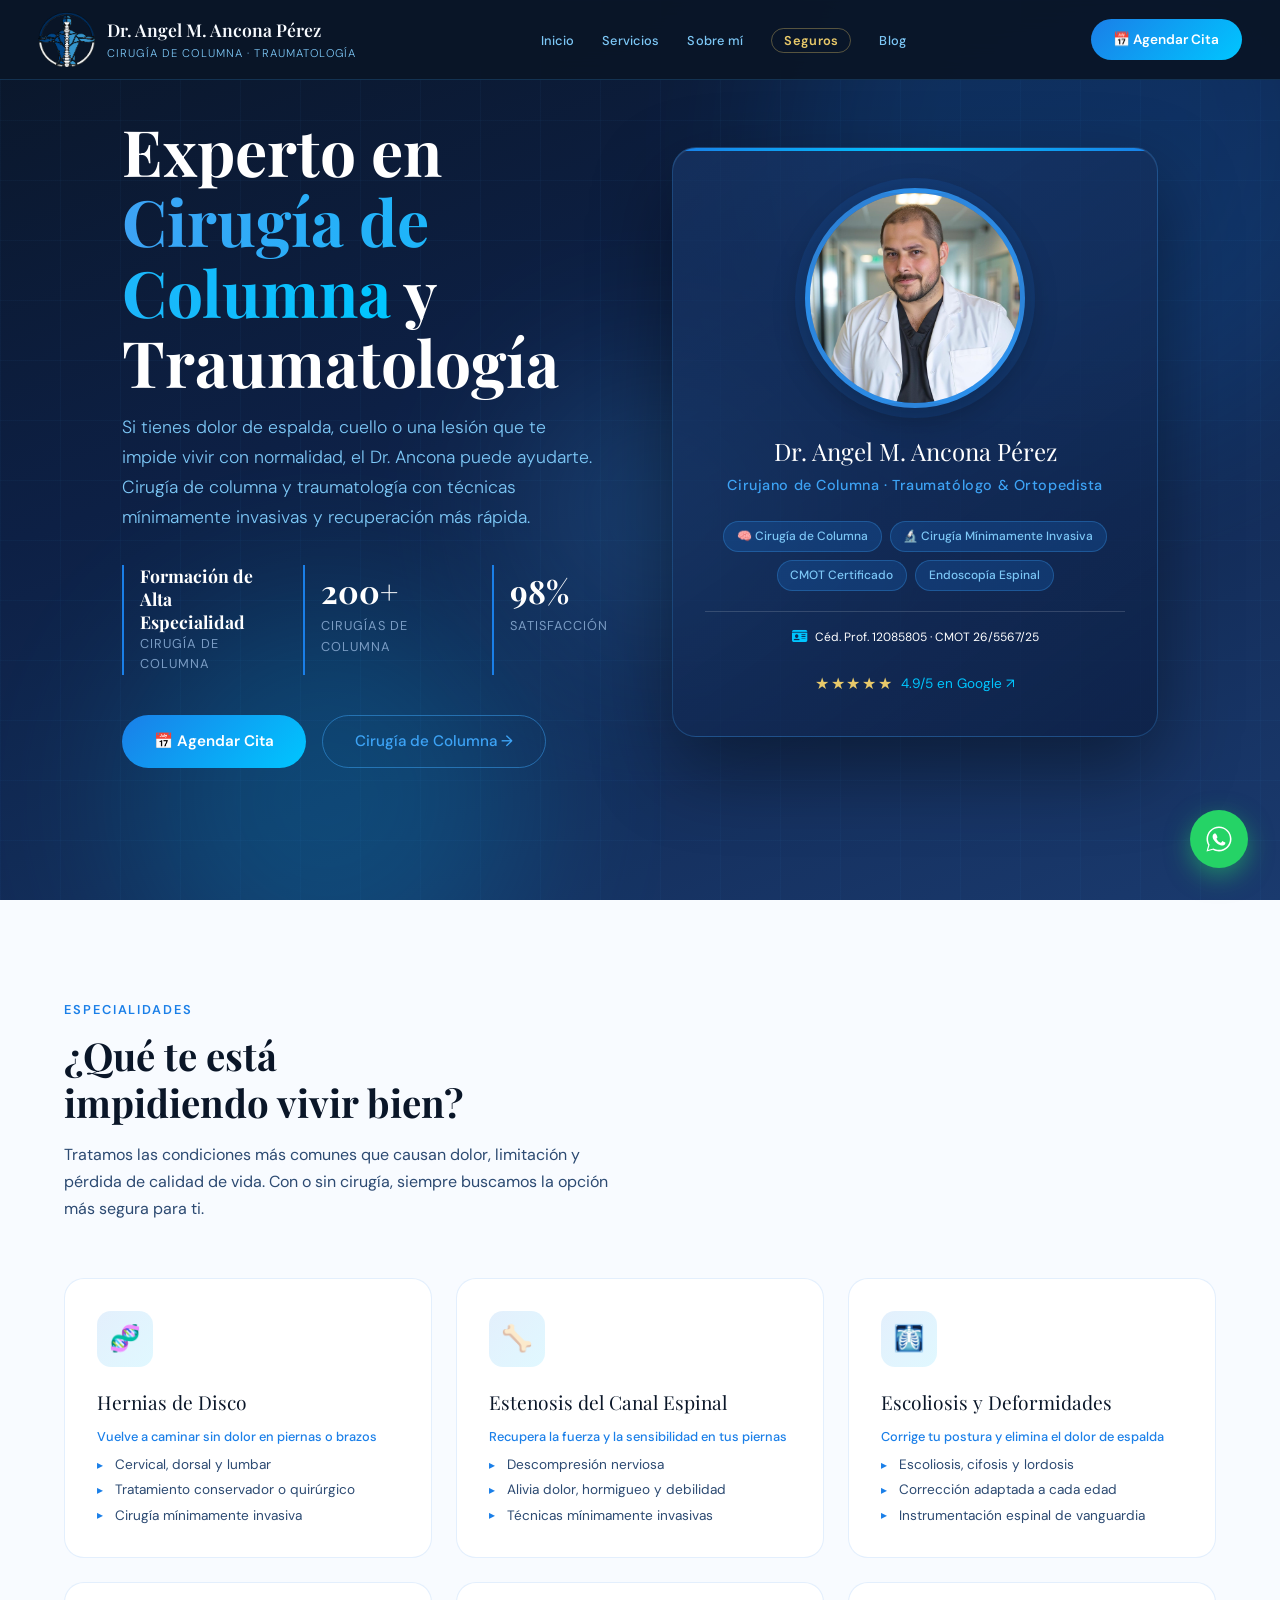
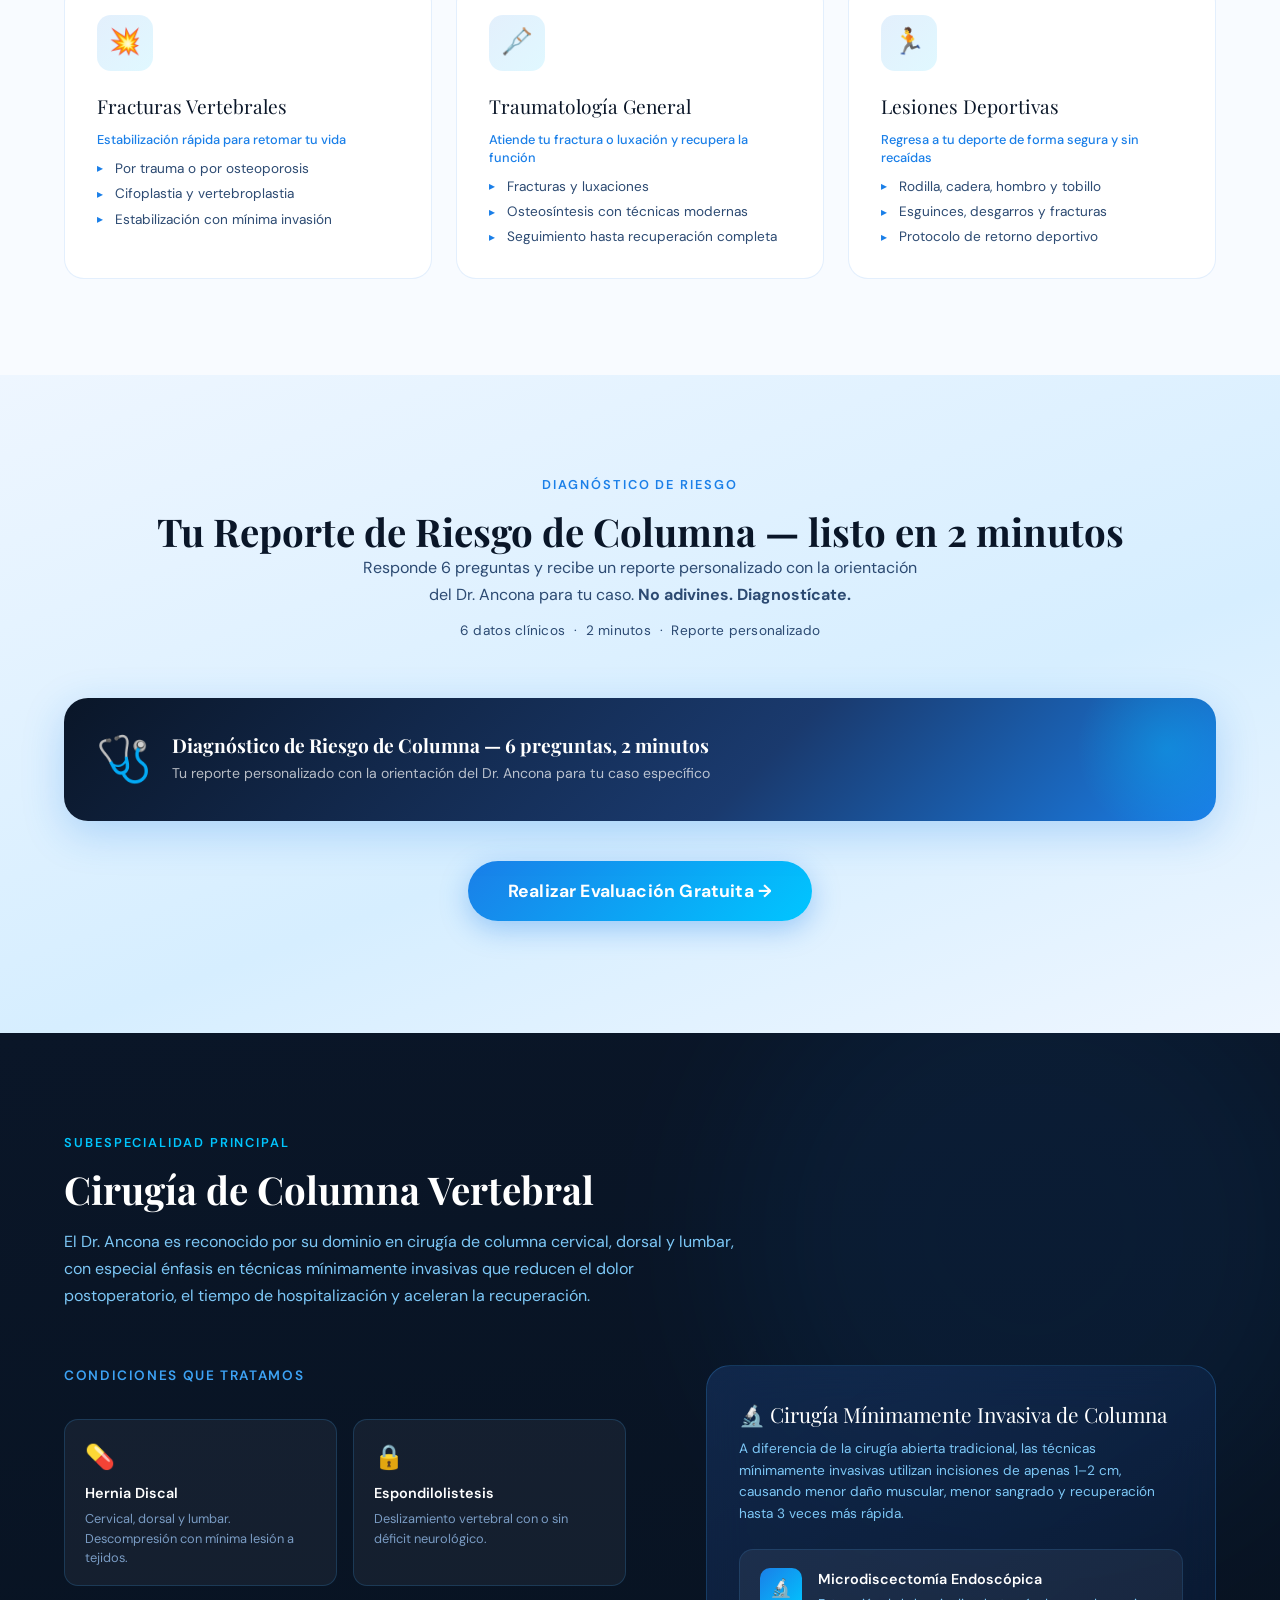
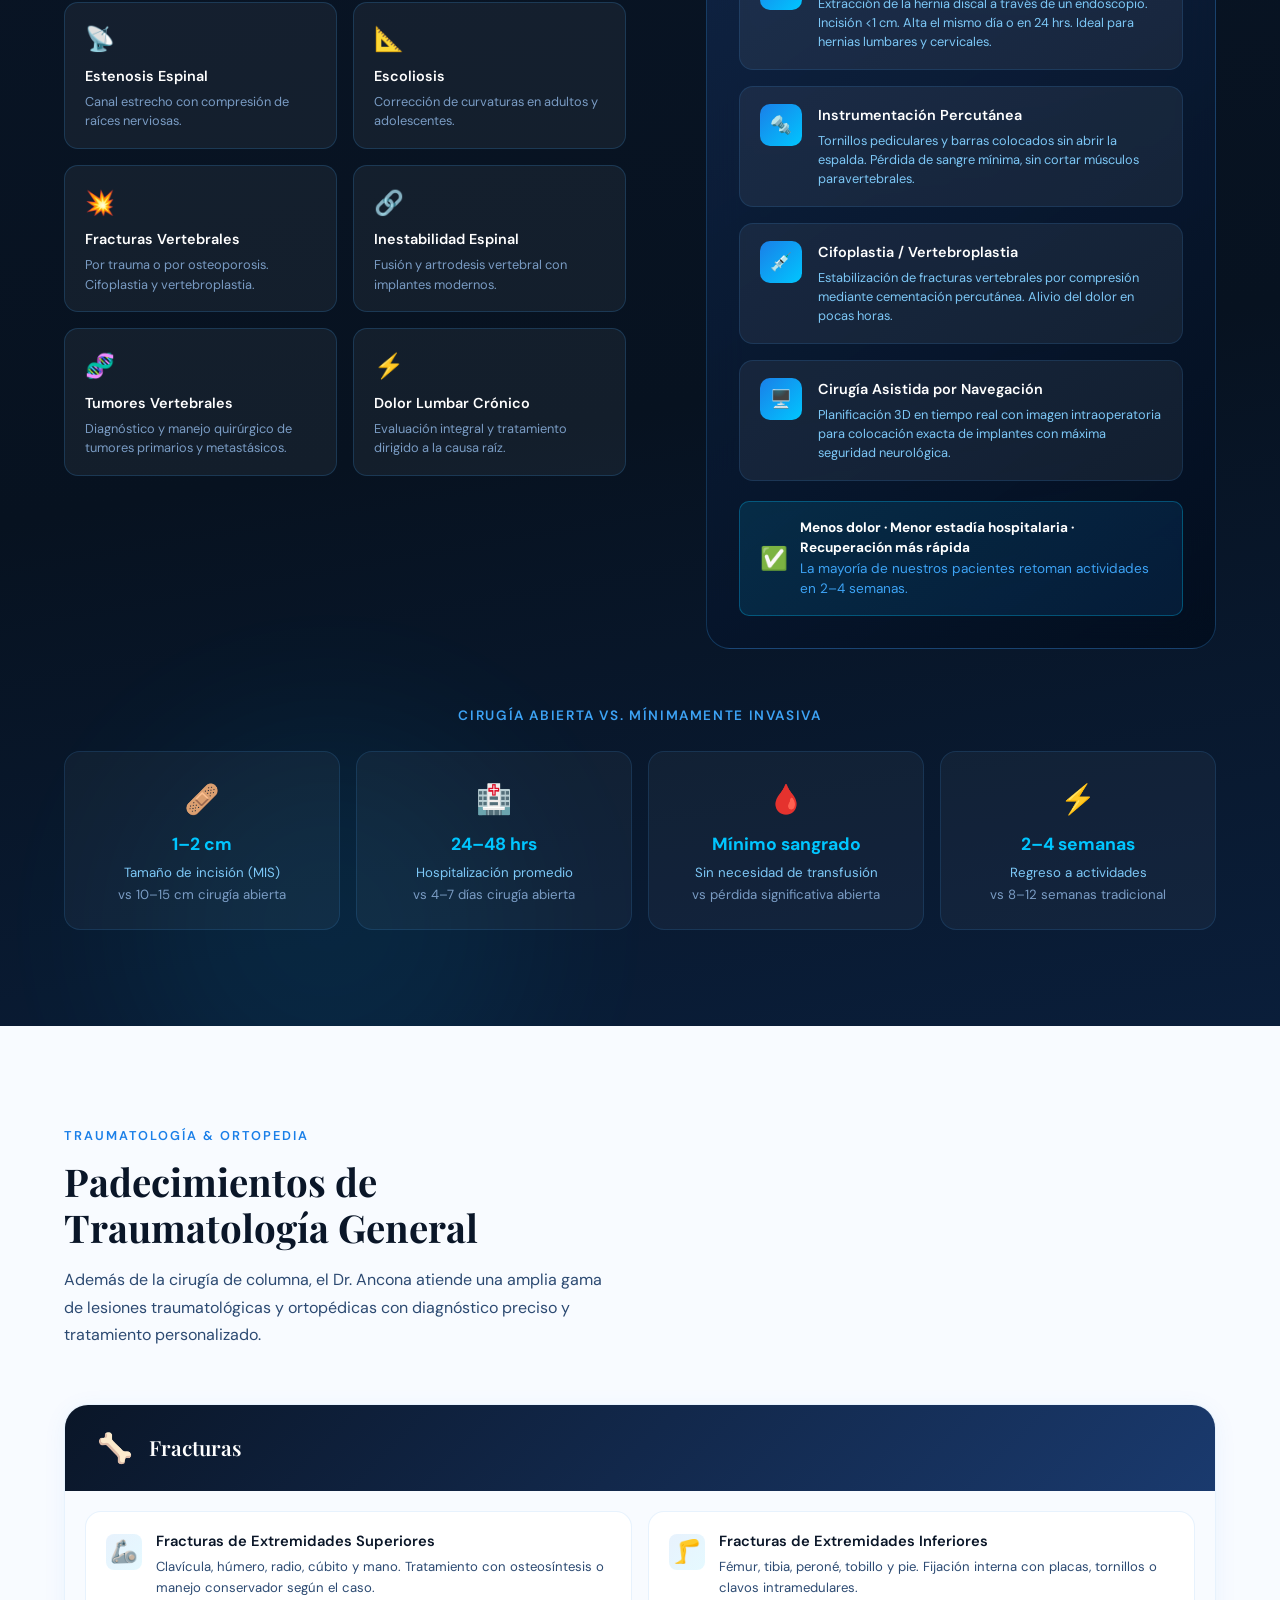
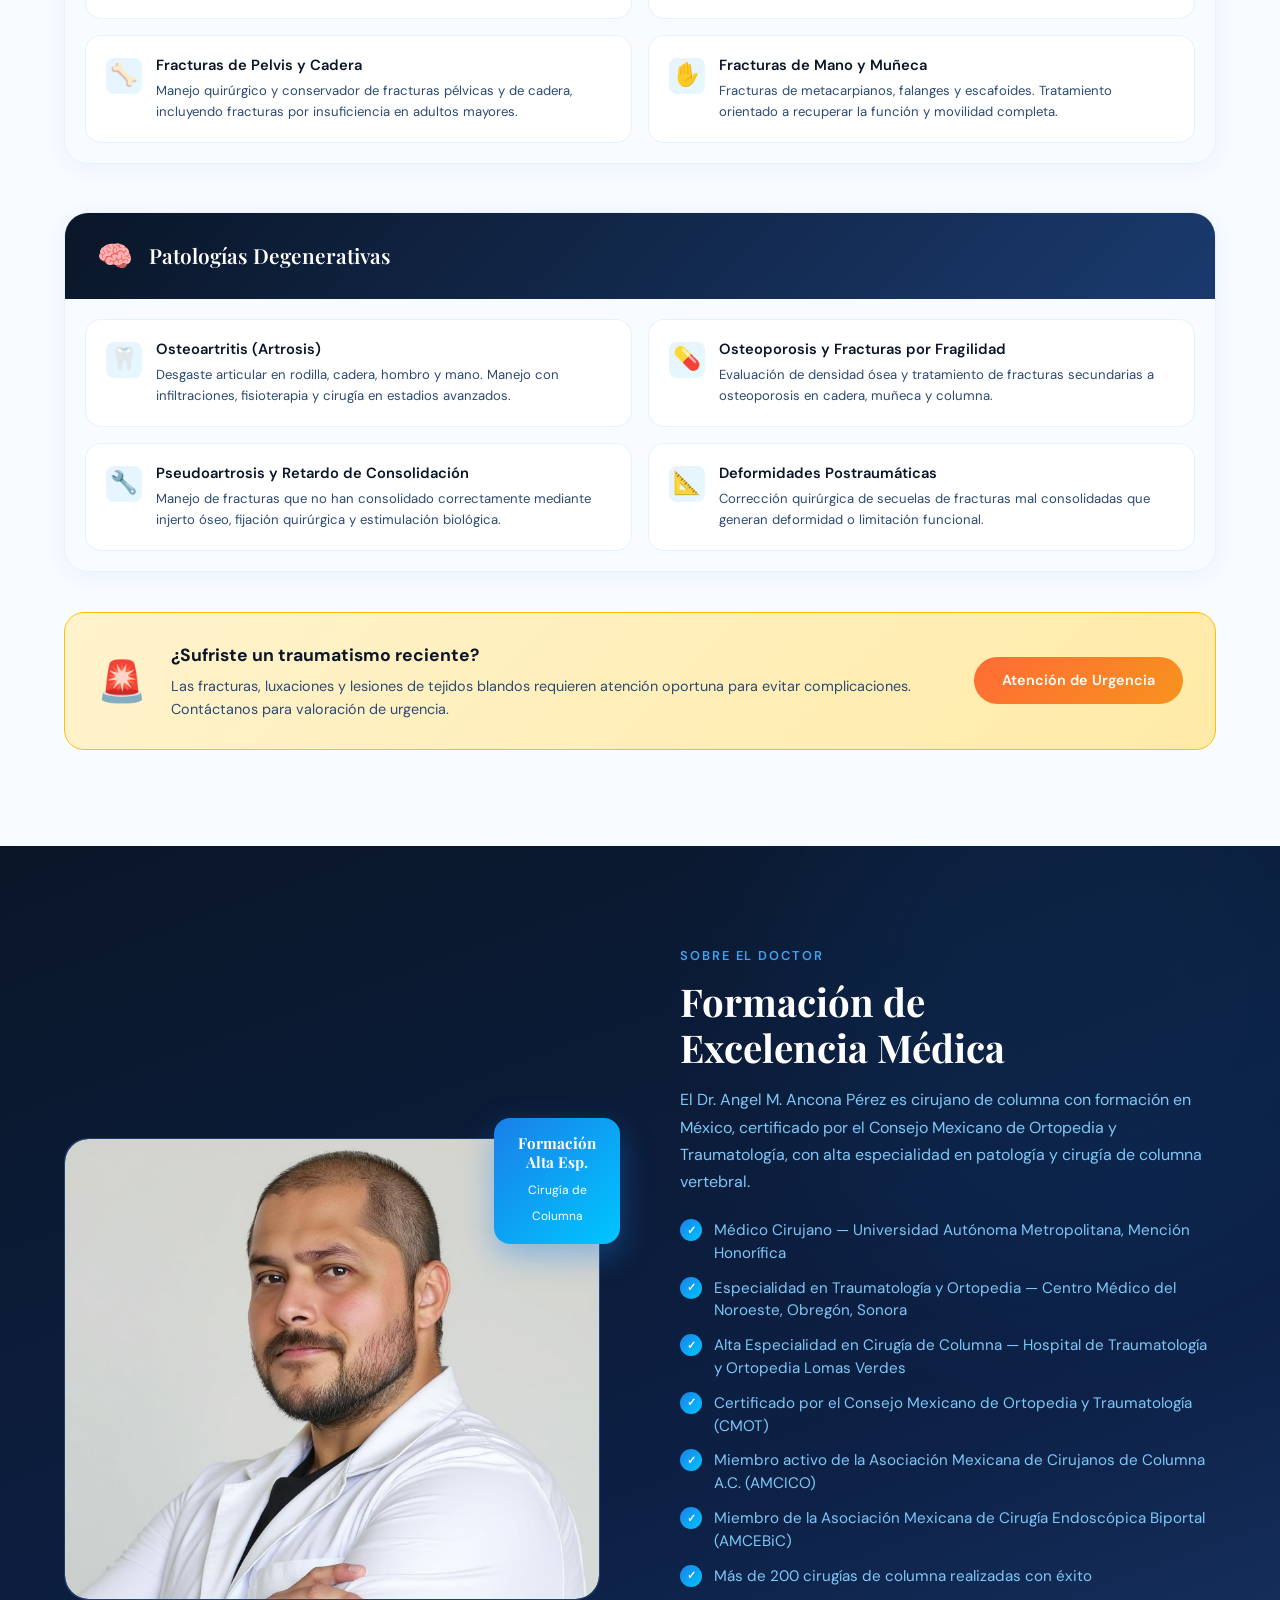
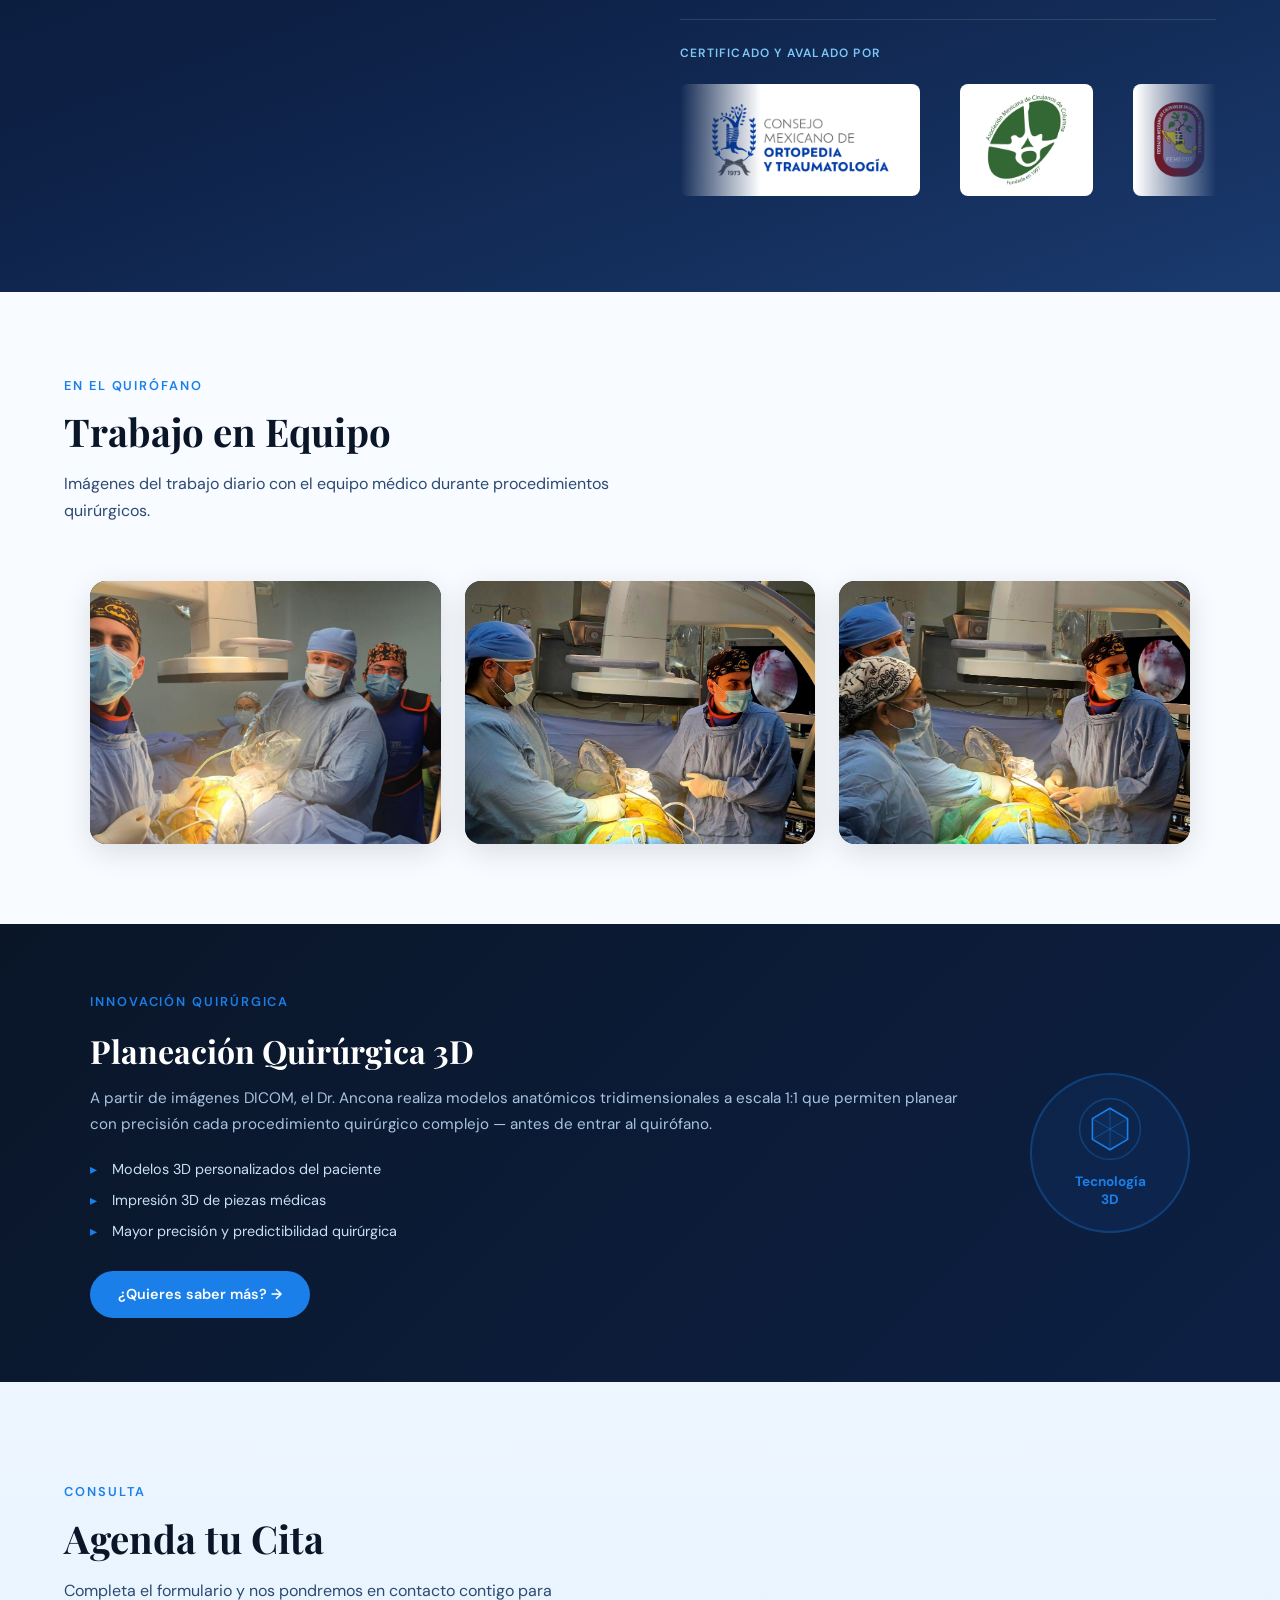
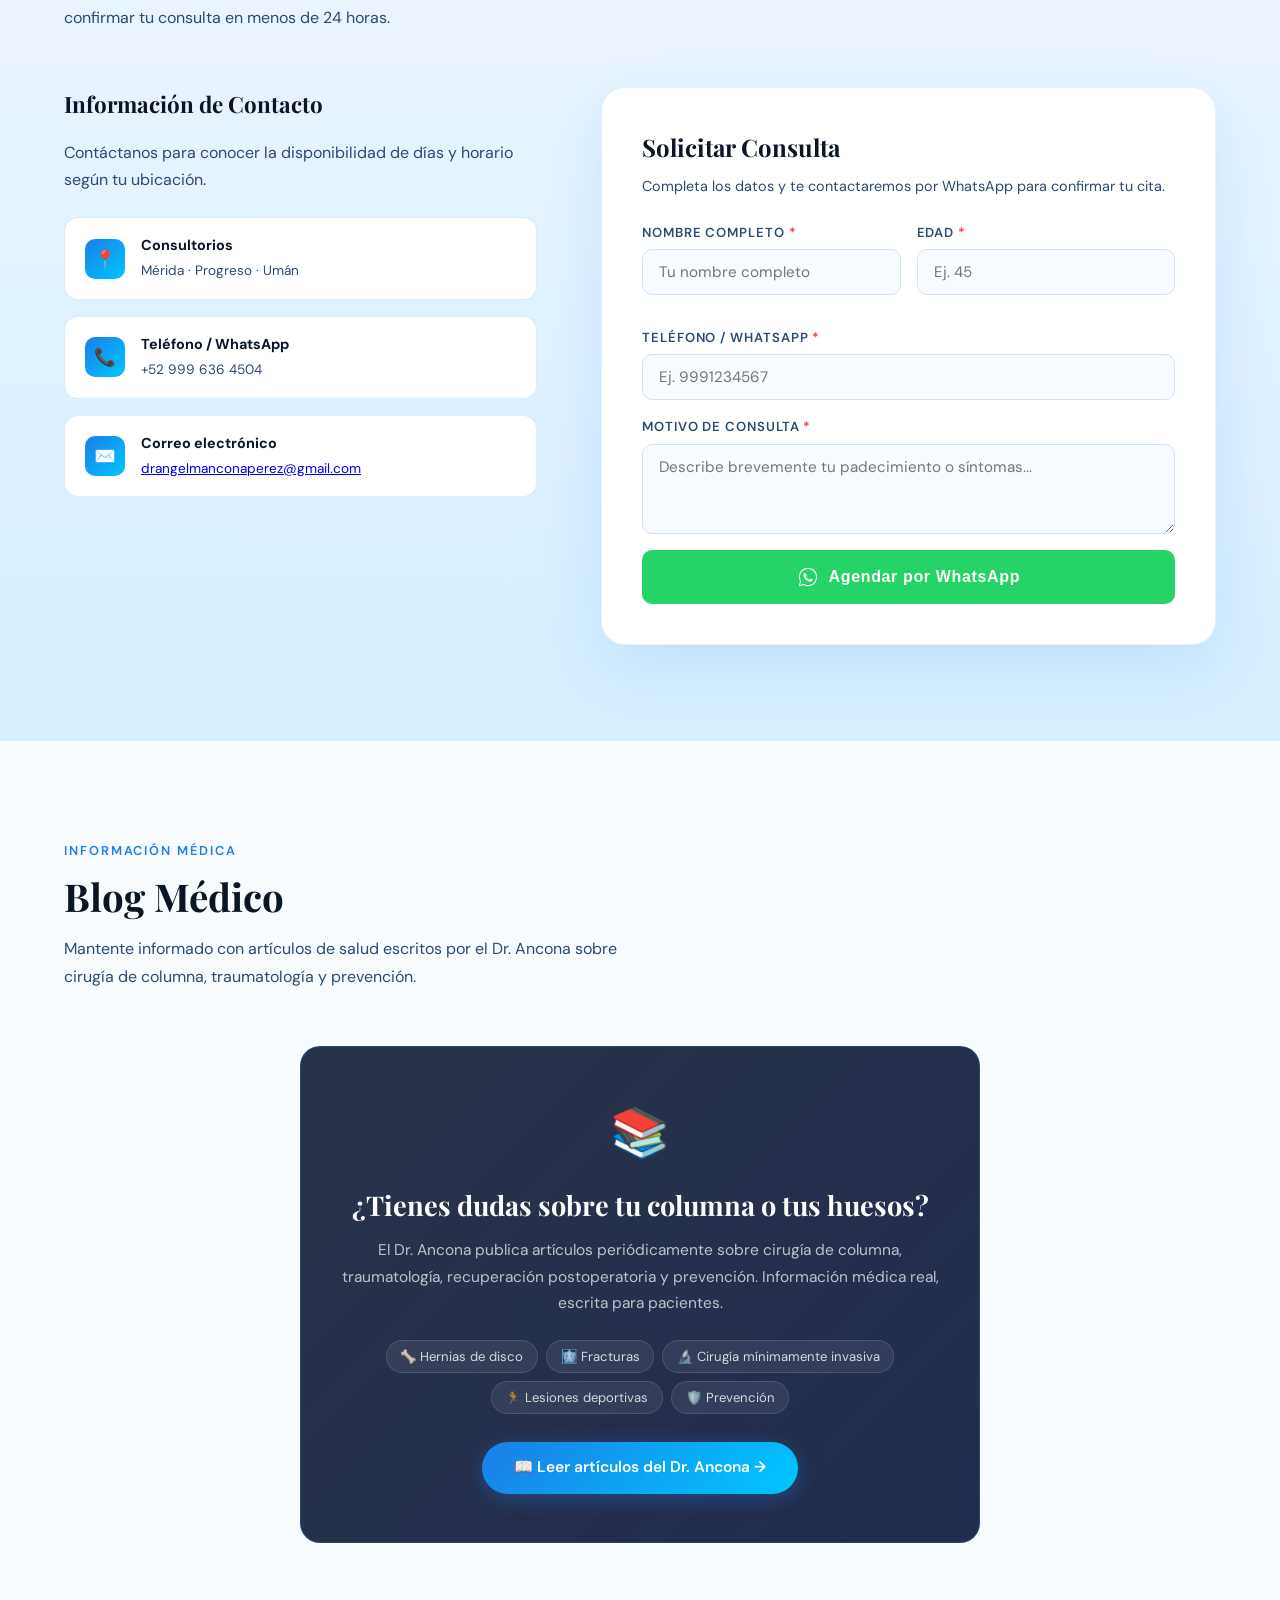
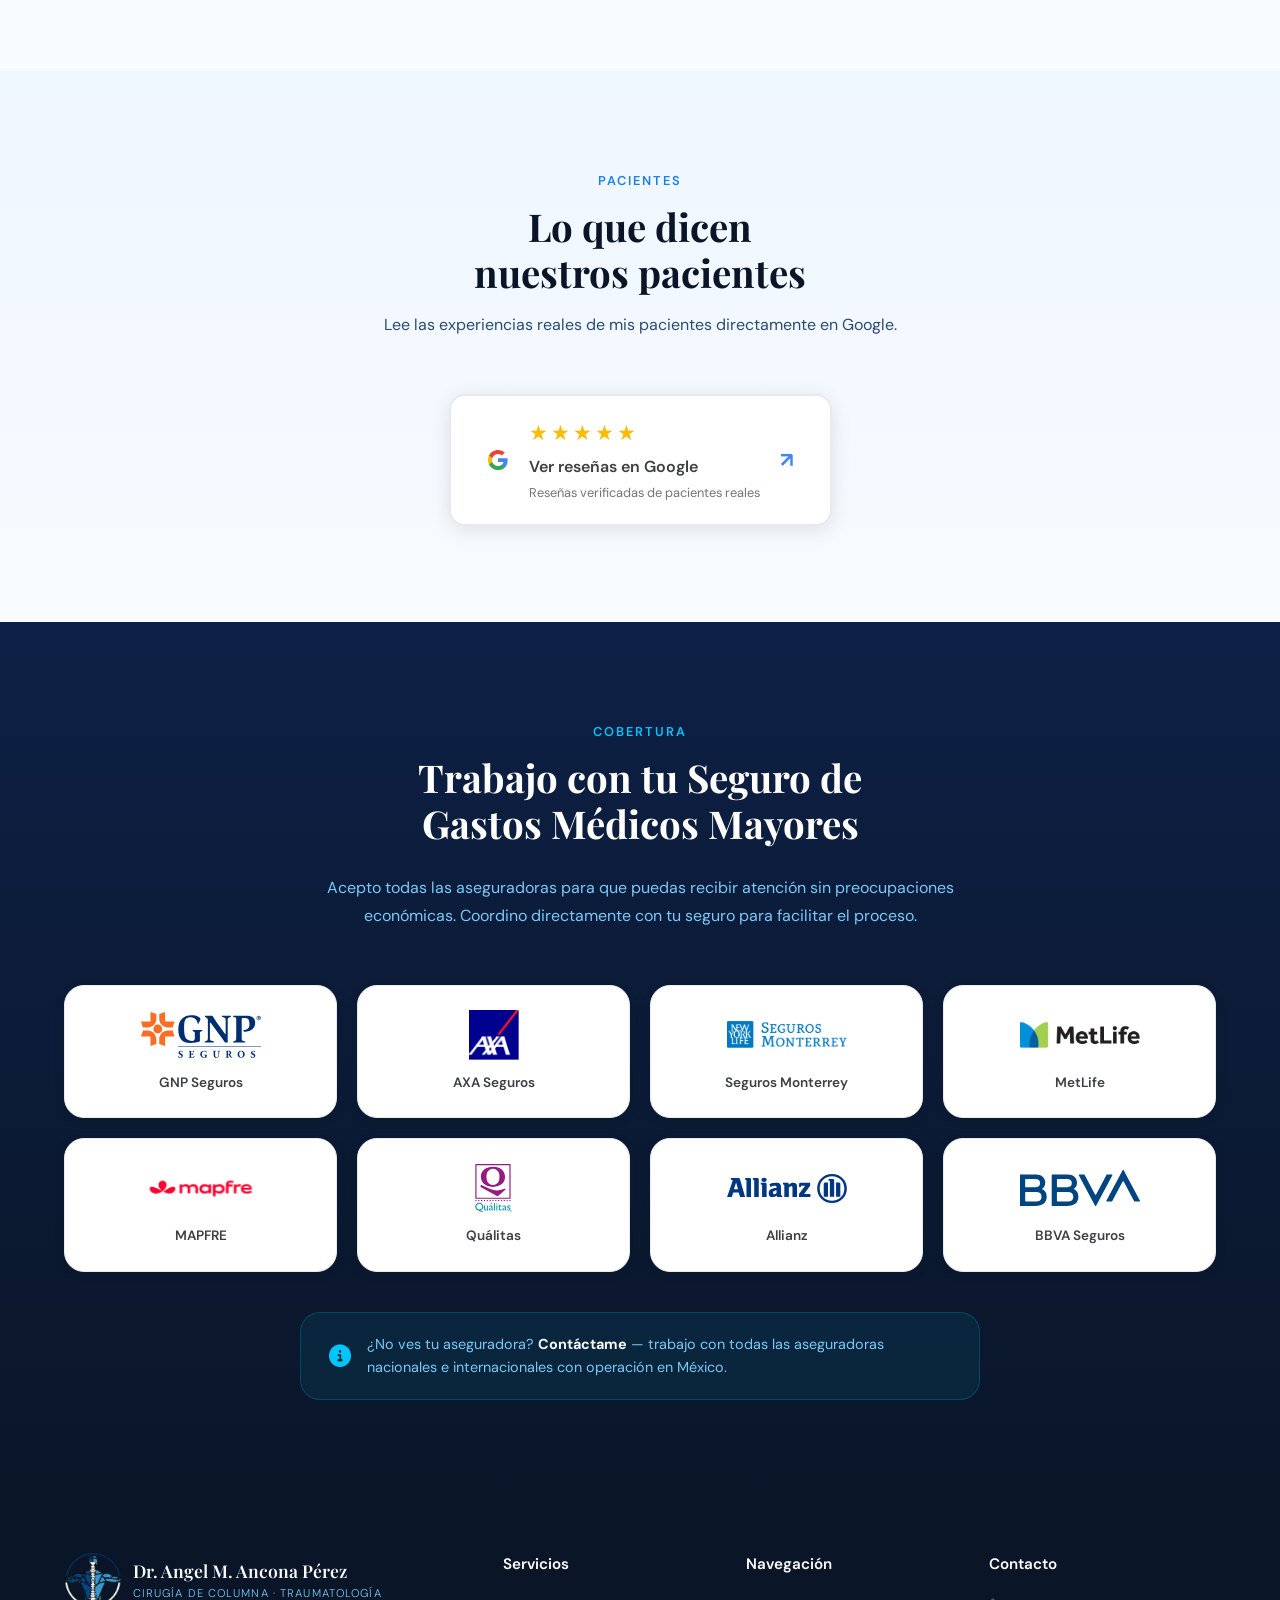
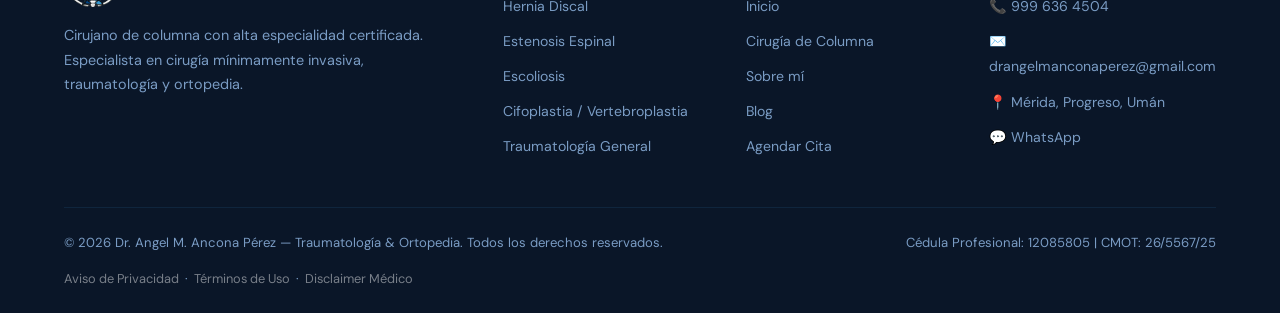
<file: index.html>
<!DOCTYPE html>
<html lang="es">
<head>
  <meta charset="UTF-8" />
  <meta name="viewport" content="width=device-width, initial-scale=1.0" />
  <meta name="description" content="Dr. Angel M. Ancona Pérez — Cirujano de columna vertebral y traumatólogo. Alta Especialidad en Cirugía de Columna. Cirugía mínimamente invasiva, Mérida, México." />

  <title>Dr. Angel M. Ancona Pérez | Cirugía de Columna & Traumatología</title>

  <!-- Google Fonts -->
  <link rel="stylesheet" href="https://cdnjs.cloudflare.com/ajax/libs/font-awesome/6.5.0/css/all.min.css" />
  <link href="https://fonts.googleapis.com/css2?family=Playfair+Display:wght@400;600;700&family=DM+Sans:wght@300;400;500;600&display=swap" rel="stylesheet" />

  <!-- Estilos del sitio -->
  <link rel="stylesheet" href="css/styles.css" />
</head>
<body>

  <!-- ============================================================
       NAVEGACIÓN
  ============================================================ -->
  <nav id="navbar">
    <div class="nav-logo">
      <img src="assets/images/logo_dr_ancona_sf.PNG" alt="Logo Dr. Angel M. Ancona" class="nav-logo-icon"/>
      <div>
        <span>Dr. Angel M. Ancona Pérez</span>
        <small>Cirugía de Columna · Traumatología</small>
      </div>
    </div>

    <ul class="nav-links" id="nav-links">
      <li><a href="#inicio">Inicio</a></li>
      <li><a href="#servicios">Servicios</a></li>
      <li><a href="#nosotros">Sobre mí</a></li>
      <li><a href="#seguros">Seguros</a></li>
      <li><a href="#blog">Blog</a></li>
    </ul>

    <a href="#citas" class="nav-cta">📅 Agendar Cita</a>

    <!-- Botón hamburguesa (visible en móvil) -->
    <button class="nav-toggle" id="nav-toggle" aria-label="Abrir menú" aria-expanded="false">
      <span></span>
      <span></span>
      <span></span>
    </button>
  </nav>



  <!-- ============================================================
       HERO — SECCIÓN PRINCIPAL
  ============================================================ -->
  <section id="inicio">
    <div class="hero-bg-orbs">
      <div class="orb orb-1"></div>
      <div class="orb orb-2"></div>
      <div class="orb orb-3"></div>
    </div>
    <div class="grid-lines"></div>

    <div class="hero-content">
      <!-- Texto izquierdo -->
      <div>
        <h1 class="hero-title">
          Experto en <span class="accent-text">Cirugía de Columna</span> y Traumatología
        </h1>

        <p class="hero-subtitle">
          Si tienes dolor de espalda, cuello o una lesión que te impide vivir con normalidad,
          el Dr. Ancona puede ayudarte. Cirugía de columna y traumatología con técnicas
          mínimamente invasivas y recuperación más rápida.
        </p>

        <div class="hero-stats">
          <div class="stat">
            <div class="stat-num stat-num--text">Formación de<br>Alta Especialidad</div>
            <div class="stat-label">Cirugía de Columna</div>
          </div>
          <div class="stat">
            <div class="stat-num">200+</div>
            <div class="stat-label">Cirugías de columna</div>
          </div>
          <div class="stat">
            <div class="stat-num">98%</div>
            <div class="stat-label">Satisfacción</div>
          </div>
        </div>

        <div class="hero-buttons">
          <a href="#citas" class="btn-primary">📅 Agendar Cita</a>
          <a href="#columna" class="btn-secondary">Cirugía de Columna →</a>
        </div>
      </div>

      <!-- Tarjeta del doctor (derecha) -->
      <div class="hero-visual">
        <div class="doctor-card">
          <div class="doctor-avatar">
            <img src="assets/images/dr-ancona-hospital.jpg" alt="Dr. Angel M. Ancona Pérez" class="doctor-avatar-img"/>
          </div>
          <div class="doctor-name">Dr. Angel M. Ancona Pérez</div>
          <div class="doctor-specialty">Cirujano de Columna · Traumatólogo & Ortopedista</div>
          <div class="cert-badges">
            <span class="badge">🧠 Cirugía de Columna</span>
            <span class="badge">🔬 Cirugía Mínimamente Invasiva</span>
            <span class="badge">CMOT Certificado</span>
            <span class="badge">Endoscopía Espinal</span>
          </div>
          <div class="cedula-row">
            <i class="fas fa-id-card"></i>
            <span>Céd. Prof. 12085805 · CMOT 26/5567/25</span>
          </div>
          <div class="rating-row">
            <span class="stars">★★★★★</span>
            <a href="https://share.google/hsQLLz7lkubcrQmt8" target="_blank" rel="noopener" class="rating-text rating-link">4.9/5 en Google ↗</a>
          </div>
        </div>
      </div>
    </div>
  </section>


  <!-- ============================================================
       SERVICIOS
  ============================================================ -->
  <section id="servicios">
    <div class="section-header">
      <div class="section-tag">Especialidades</div>
      <h2 class="section-title">¿Qué te está<br>impidiendo vivir bien?</h2>
      <p class="section-sub">
        Tratamos las condiciones más comunes que causan dolor, limitación y pérdida de calidad de vida.
        Con o sin cirugía, siempre buscamos la opción más segura para ti.
      </p>
    </div>

    <div class="services-grid">
      <div class="service-card js-animate">
        <div class="service-icon">🧬</div>
        <div class="service-name">Hernias de Disco</div>
        <div class="service-benefit">Vuelve a caminar sin dolor en piernas o brazos</div>
        <ul class="service-bullets">
          <li>Cervical, dorsal y lumbar</li>
          <li>Tratamiento conservador o quirúrgico</li>
          <li>Cirugía mínimamente invasiva</li>
        </ul>
      </div>

      <div class="service-card js-animate">
        <div class="service-icon">🦴</div>
        <div class="service-name">Estenosis del Canal Espinal</div>
        <div class="service-benefit">Recupera la fuerza y la sensibilidad en tus piernas</div>
        <ul class="service-bullets">
          <li>Descompresión nerviosa</li>
          <li>Alivia dolor, hormigueo y debilidad</li>
          <li>Técnicas mínimamente invasivas</li>
        </ul>
      </div>

      <div class="service-card js-animate">
        <div class="service-icon">🩻</div>
        <div class="service-name">Escoliosis y Deformidades</div>
        <div class="service-benefit">Corrige tu postura y elimina el dolor de espalda</div>
        <ul class="service-bullets">
          <li>Escoliosis, cifosis y lordosis</li>
          <li>Corrección adaptada a cada edad</li>
          <li>Instrumentación espinal de vanguardia</li>
        </ul>
      </div>

      <div class="service-card js-animate">
        <div class="service-icon">💥</div>
        <div class="service-name">Fracturas Vertebrales</div>
        <div class="service-benefit">Estabilización rápida para retomar tu vida</div>
        <ul class="service-bullets">
          <li>Por trauma o por osteoporosis</li>
          <li>Cifoplastia y vertebroplastia</li>
          <li>Estabilización con mínima invasión</li>
        </ul>
      </div>

      <div class="service-card js-animate">
        <div class="service-icon">🩼</div>
        <div class="service-name">Traumatología General</div>
        <div class="service-benefit">Atiende tu fractura o luxación y recupera la función</div>
        <ul class="service-bullets">
          <li>Fracturas y luxaciones</li>
          <li>Osteosíntesis con técnicas modernas</li>
          <li>Seguimiento hasta recuperación completa</li>
        </ul>
      </div>

      <div class="service-card js-animate">
        <div class="service-icon">🏃</div>
        <div class="service-name">Lesiones Deportivas</div>
        <div class="service-benefit">Regresa a tu deporte de forma segura y sin recaídas</div>
        <ul class="service-bullets">
          <li>Rodilla, cadera, hombro y tobillo</li>
          <li>Esguinces, desgarros y fracturas</li>
          <li>Protocolo de retorno deportivo</li>
        </ul>
      </div>
    </div>
  </section>

  <section id="test-dolor">
    <div class="section-header section-header--center">
      <div class="section-tag">Diagnóstico de Riesgo</div>
      <h2 class="section-title section-title--center">Tu Reporte de Riesgo de Columna — listo en 2 minutos</h2>
      <p class="section-sub section-sub--center">
        Responde 6 preguntas y recibe un reporte personalizado con la orientación del Dr. Ancona para tu caso. <strong>No adivines. Diagnostícate.</strong>
      </p>
      <p class="pt-meta-line">6 datos clínicos &nbsp;·&nbsp; 2 minutos &nbsp;·&nbsp; Reporte personalizado</p>
    </div>

    <!-- Banner llamativo -->
    <div class="pt-banner">
      <div class="pt-banner-pulse"></div>
      <div class="pt-banner-content">
        <span class="pt-banner-icon">🩺</span>
        <div class="pt-banner-text">
          <strong>Diagnóstico de Riesgo de Columna — 6 preguntas, 2 minutos</strong>
          <span>Tu reporte personalizado con la orientación del Dr. Ancona para tu caso específico</span>
        </div>
      </div>
    </div>

    <div class="pt-cta-wrap">
      <a href="test-dolor.html" class="pt-cta-main">Realizar Evaluación Gratuita →</a>
    </div>

  </section>




  <!-- ============================================================
       CIRUGÍA DE COLUMNA VERTEBRAL
  ============================================================ -->
  <section id="columna">
    <!-- Orbs decorativos de fondo -->
    <div class="orb orb-1 orb--faint orb--top-right"></div>
    <div class="orb orb-2 orb--faint"></div>

    <div class="section-header section-header--relative">
      <div class="section-tag">Subespecialidad Principal</div>
      <h2 class="section-title">Cirugía de Columna Vertebral</h2>
      <p class="section-sub">
        El Dr. Ancona es reconocido por su dominio en cirugía de columna cervical, dorsal y lumbar,
        con especial énfasis en técnicas mínimamente invasivas que reducen el dolor postoperatorio,
        el tiempo de hospitalización y aceleran la recuperación.
      </p>
    </div>

    <div class="spine-hero-grid">

      <!-- Condiciones tratadas -->
      <div>
        <p class="spine-conditions-label">Condiciones que tratamos</p>
        <div class="spine-conditions">
          <div class="spine-cond-item js-animate">
            <div class="spine-cond-icon">💊</div>
            <div class="spine-cond-name">Hernia Discal</div>
            <div class="spine-cond-desc">Cervical, dorsal y lumbar. Descompresión con mínima lesión a tejidos.</div>
          </div>
          <div class="spine-cond-item js-animate">
            <div class="spine-cond-icon">🔒</div>
            <div class="spine-cond-name">Espondilolistesis</div>
            <div class="spine-cond-desc">Deslizamiento vertebral con o sin déficit neurológico.</div>
          </div>
          <div class="spine-cond-item js-animate">
            <div class="spine-cond-icon">📡</div>
            <div class="spine-cond-name">Estenosis Espinal</div>
            <div class="spine-cond-desc">Canal estrecho con compresión de raíces nerviosas.</div>
          </div>
          <div class="spine-cond-item js-animate">
            <div class="spine-cond-icon">📐</div>
            <div class="spine-cond-name">Escoliosis</div>
            <div class="spine-cond-desc">Corrección de curvaturas en adultos y adolescentes.</div>
          </div>
          <div class="spine-cond-item js-animate">
            <div class="spine-cond-icon">💥</div>
            <div class="spine-cond-name">Fracturas Vertebrales</div>
            <div class="spine-cond-desc">Por trauma o por osteoporosis. Cifoplastia y vertebroplastia.</div>
          </div>
          <div class="spine-cond-item js-animate">
            <div class="spine-cond-icon">🔗</div>
            <div class="spine-cond-name">Inestabilidad Espinal</div>
            <div class="spine-cond-desc">Fusión y artrodesis vertebral con implantes modernos.</div>
          </div>
          <div class="spine-cond-item js-animate">
            <div class="spine-cond-icon">🧬</div>
            <div class="spine-cond-name">Tumores Vertebrales</div>
            <div class="spine-cond-desc">Diagnóstico y manejo quirúrgico de tumores primarios y metastásicos.</div>
          </div>
          <div class="spine-cond-item js-animate">
            <div class="spine-cond-icon">⚡</div>
            <div class="spine-cond-name">Dolor Lumbar Crónico</div>
            <div class="spine-cond-desc">Evaluación integral y tratamiento dirigido a la causa raíz.</div>
          </div>
        </div>
      </div>

      <!-- Panel de Cirugía Mínimamente Invasiva -->
      <div class="mis-panel">
        <div class="mis-panel-title">🔬 Cirugía Mínimamente Invasiva de Columna</div>
        <p class="mis-panel-sub">
          A diferencia de la cirugía abierta tradicional, las técnicas mínimamente invasivas
          utilizan incisiones de apenas 1–2 cm, causando menor daño muscular, menor sangrado
          y recuperación hasta 3 veces más rápida.
        </p>

        <div class="mis-cards">
          <div class="mis-card js-animate">
            <div class="mis-card-icon">🔬</div>
            <div>
              <div class="mis-card-name">Microdiscectomía Endoscópica</div>
              <div class="mis-card-desc">
                Extracción de la hernia discal a través de un endoscopio. Incisión &lt;1 cm.
                Alta el mismo día o en 24 hrs. Ideal para hernias lumbares y cervicales.
              </div>
            </div>
          </div>

          <div class="mis-card js-animate">
            <div class="mis-card-icon">🔩</div>
            <div>
              <div class="mis-card-name">Instrumentación Percutánea</div>
              <div class="mis-card-desc">
                Tornillos pediculares y barras colocados sin abrir la espalda. Pérdida de
                sangre mínima, sin cortar músculos paravertebrales.
              </div>
            </div>
          </div>

          <div class="mis-card js-animate">
            <div class="mis-card-icon">💉</div>
            <div>
              <div class="mis-card-name">Cifoplastia / Vertebroplastia</div>
              <div class="mis-card-desc">
                Estabilización de fracturas vertebrales por compresión mediante cementación
                percutánea. Alivio del dolor en pocas horas.
              </div>
            </div>
          </div>

          <div class="mis-card js-animate">
            <div class="mis-card-icon">🖥️</div>
            <div>
              <div class="mis-card-name">Cirugía Asistida por Navegación</div>
              <div class="mis-card-desc">
                Planificación 3D en tiempo real con imagen intraoperatoria para colocación
                exacta de implantes con máxima seguridad neurológica.
              </div>
            </div>
          </div>
        </div>

        <div class="mis-highlight">
          <div class="mis-highlight-icon">✅</div>
          <div class="mis-highlight-text">
            <strong>Menos dolor · Menor estadía hospitalaria · Recuperación más rápida</strong><br>
            La mayoría de nuestros pacientes retoman actividades en 2–4 semanas.
          </div>
        </div>
      </div>
    </div>

    <!-- Comparativa Cirugía Abierta vs. MIS -->
    <div class="mis-comparison">
      <p class="mis-comparison__label">Cirugía Abierta vs. Mínimamente Invasiva</p>
      <div class="mis-comparison__grid">
        <div class="mis-stat-card">
          <div class="mis-stat-card__icon">🩹</div>
          <div class="mis-stat-card__value">1–2 cm</div>
          <div class="mis-stat-card__detail">
            Tamaño de incisión (MIS)<br>
            <span class="mis-stat-card__vs">vs 10–15 cm cirugía abierta</span>
          </div>
        </div>
        <div class="mis-stat-card">
          <div class="mis-stat-card__icon">🏥</div>
          <div class="mis-stat-card__value">24–48 hrs</div>
          <div class="mis-stat-card__detail">
            Hospitalización promedio<br>
            <span class="mis-stat-card__vs">vs 4–7 días cirugía abierta</span>
          </div>
        </div>
        <div class="mis-stat-card">
          <div class="mis-stat-card__icon">🩸</div>
          <div class="mis-stat-card__value">Mínimo sangrado</div>
          <div class="mis-stat-card__detail">
            Sin necesidad de transfusión<br>
            <span class="mis-stat-card__vs">vs pérdida significativa abierta</span>
          </div>
        </div>
        <div class="mis-stat-card">
          <div class="mis-stat-card__icon">⚡</div>
          <div class="mis-stat-card__value">2–4 semanas</div>
          <div class="mis-stat-card__detail">
            Regreso a actividades<br>
            <span class="mis-stat-card__vs">vs 8–12 semanas tradicional</span>
          </div>
        </div>
      </div>
    </div>
  </section>


  <!-- ============================================================
       TRAUMATOLOGÍA GENERAL
  ============================================================ -->
  <section id="traumatologia">
    <div class="section-header">
      <div class="section-tag">Traumatología & Ortopedia</div>
      <h2 class="section-title">Padecimientos de<br>Traumatología General</h2>
      <p class="section-sub">
        Además de la cirugía de columna, el Dr. Ancona atiende una amplia gama de lesiones
        traumatológicas y ortopédicas con diagnóstico preciso y tratamiento personalizado.
      </p>
    </div>

    <!-- Categorías de padecimientos -->
    <div class="trauma-categories">

      <!-- Fracturas -->
      <div class="trauma-category">
        <div class="trauma-category-header">
          <div class="trauma-category-icon">🦴</div>
          <h3 class="trauma-category-title">Fracturas</h3>
        </div>
        <div class="trauma-items">
          <div class="trauma-item js-animate">
            <div class="trauma-item-icon">🦾</div>
            <div>
              <div class="trauma-item-name">Fracturas de Extremidades Superiores</div>
              <div class="trauma-item-desc">Clavícula, húmero, radio, cúbito y mano. Tratamiento con osteosíntesis o manejo conservador según el caso.</div>
            </div>
          </div>
          <div class="trauma-item js-animate">
            <div class="trauma-item-icon">🦵</div>
            <div>
              <div class="trauma-item-name">Fracturas de Extremidades Inferiores</div>
              <div class="trauma-item-desc">Fémur, tibia, peroné, tobillo y pie. Fijación interna con placas, tornillos o clavos intramedulares.</div>
            </div>
          </div>
          <div class="trauma-item js-animate">
            <div class="trauma-item-icon">🦴</div>
            <div>
              <div class="trauma-item-name">Fracturas de Pelvis y Cadera</div>
              <div class="trauma-item-desc">Manejo quirúrgico y conservador de fracturas pélvicas y de cadera, incluyendo fracturas por insuficiencia en adultos mayores.</div>
            </div>
          </div>
          <div class="trauma-item js-animate">
            <div class="trauma-item-icon">✋</div>
            <div>
              <div class="trauma-item-name">Fracturas de Mano y Muñeca</div>
              <div class="trauma-item-desc">Fracturas de metacarpianos, falanges y escafoides. Tratamiento orientado a recuperar la función y movilidad completa.</div>
            </div>
          </div>
        </div>
      </div>

      <!-- Patologías degenerativas -->
      <div class="trauma-category">
        <div class="trauma-category-header">
          <div class="trauma-category-icon">🧠</div>
          <h3 class="trauma-category-title">Patologías Degenerativas</h3>
        </div>
        <div class="trauma-items">
          <div class="trauma-item js-animate">
            <div class="trauma-item-icon">🦷</div>
            <div>
              <div class="trauma-item-name">Osteoartritis (Artrosis)</div>
              <div class="trauma-item-desc">Desgaste articular en rodilla, cadera, hombro y mano. Manejo con infiltraciones, fisioterapia y cirugía en estadios avanzados.</div>
            </div>
          </div>
          <div class="trauma-item js-animate">
            <div class="trauma-item-icon">💊</div>
            <div>
              <div class="trauma-item-name">Osteoporosis y Fracturas por Fragilidad</div>
              <div class="trauma-item-desc">Evaluación de densidad ósea y tratamiento de fracturas secundarias a osteoporosis en cadera, muñeca y columna.</div>
            </div>
          </div>
          <div class="trauma-item js-animate">
            <div class="trauma-item-icon">🔧</div>
            <div>
              <div class="trauma-item-name">Pseudoartrosis y Retardo de Consolidación</div>
              <div class="trauma-item-desc">Manejo de fracturas que no han consolidado correctamente mediante injerto óseo, fijación quirúrgica y estimulación biológica.</div>
            </div>
          </div>
          <div class="trauma-item js-animate">
            <div class="trauma-item-icon">📐</div>
            <div>
              <div class="trauma-item-name">Deformidades Postraumáticas</div>
              <div class="trauma-item-desc">Corrección quirúrgica de secuelas de fracturas mal consolidadas que generan deformidad o limitación funcional.</div>
            </div>
          </div>
        </div>
      </div>

    </div>

    <!-- Nota de urgencias traumatológicas -->
    <div class="trauma-urgency-banner">
      <div class="trauma-urgency-icon">🚨</div>
      <div class="trauma-urgency-content">
        <strong>¿Sufriste un traumatismo reciente?</strong>
        <p>Las fracturas, luxaciones y lesiones de tejidos blandos requieren atención oportuna para evitar complicaciones. Contáctanos para valoración de urgencia.</p>
      </div>
      <a href="#citas" class="btn-primary btn-primary--sm">Atención de Urgencia</a>
    </div>

  </section>

  <!-- ============================================================
       SOBRE EL DOCTOR
  ============================================================ -->
  <section id="nosotros">
    <div class="orb orb-1 orb--faint"></div>

    <div class="about-grid">
      <!-- Visual izquierda -->
      <div class="about-img-wrap">
        <div class="about-img-box">
          <img src="assets/images/dr-ancona-perfil.jpg" alt="Dr. Angel M. Ancona Pérez" class="about-real-img"/>
        </div>
        <div class="about-floating">
          <span class="about-floating__label">Formación<br>Alta Esp.</span>
          <span class="about-floating__sub">Cirugía de<br>Columna</span>
        </div>
      </div>

      <!-- Contenido derecha -->
      <div>
        <div class="section-tag">Sobre el Doctor</div>
        <h2 class="section-title">Formación de<br>Excelencia Médica</h2>
        <p class="section-sub">
          El Dr. Angel M. Ancona Pérez es cirujano de columna con formación en México,
          certificado por el Consejo Mexicano de Ortopedia y Traumatología, con alta
          especialidad en patología y cirugía de columna vertebral.
        </p>

        <ul class="about-list">
          <li>Médico Cirujano — Universidad Autónoma Metropolitana, Mención Honorífica</li>
          <li>Especialidad en Traumatología y Ortopedia — Centro Médico del Noroeste, Obregón, Sonora</li>
          <li>Alta Especialidad en Cirugía de Columna — Hospital de Traumatología y Ortopedia Lomas Verdes</li>
          <li>Certificado por el Consejo Mexicano de Ortopedia y Traumatología (CMOT)</li>
          <li>Miembro activo de la Asociación Mexicana de Cirujanos de Columna A.C. (AMCICO)</li>
          <li>Miembro de la Asociación Mexicana de Cirugía Endoscópica Biportal (AMCEBiC)</li>
          <li>Más de 200 cirugías de columna realizadas con éxito</li>
        </ul>

        <div class="about-instituciones">
          <p class="about-instituciones__label">Certificado y avalado por</p>
          <div class="about-instituciones__logos">
            <div class="inst-logos-track">
              <img src="assets/images/instituciones/cmot-nav-blanco.png" alt="CMOT" class="inst-logo"/>
              <img src="assets/images/instituciones/AMCICO_Mesa-de-trabajo-1.webp" alt="AMCICO" class="inst-logo"/>
              <img src="assets/images/instituciones/Logotipo_FEMECOT_full.png" alt="FEMECOT" class="inst-logo"/>
              <img src="assets/images/instituciones/SMO.webp" alt="SMO" class="inst-logo"/>
              <!-- Duplicados para loop infinito -->
              <img src="assets/images/instituciones/cmot-nav-blanco.png" alt="CMOT" class="inst-logo" aria-hidden="true"/>
              <img src="assets/images/instituciones/AMCICO_Mesa-de-trabajo-1.webp" alt="AMCICO" class="inst-logo" aria-hidden="true"/>
              <img src="assets/images/instituciones/Logotipo_FEMECOT_full.png" alt="FEMECOT" class="inst-logo" aria-hidden="true"/>
              <img src="assets/images/instituciones/SMO.webp" alt="SMO" class="inst-logo" aria-hidden="true"/>
            </div>
          </div>
        </div>
      </div>
    </div>
  </section>


  <!-- ============================================================
       GALERÍA QUIRÓFANO
  ============================================================ -->
  <section id="galeria-qx">
    <div class="section-header">
      <div class="section-tag">En el Quirófano</div>
      <h2 class="section-title">Trabajo en Equipo</h2>
      <p class="section-sub">Imágenes del trabajo diario con el equipo médico durante procedimientos quirúrgicos.</p>
    </div>
    <div class="qx-grid">
      <div class="qx-card">
        <img src="assets/images/fotos_qx/foto_qx_1.JPG" alt="Dr. Ancona en quirófano" loading="lazy"/>
      </div>
      <div class="qx-card">
        <img src="assets/images/fotos_qx/foto_qx_2.JPG" alt="Equipo quirúrgico Dr. Ancona" loading="lazy"/>
      </div>
      <div class="qx-card">
        <img src="assets/images/fotos_qx/foto_qx_3.JPG" alt="Procedimiento quirúrgico Dr. Ancona" loading="lazy"/>
      </div>
    </div>
  </section>


  <!-- ============================================================
       TECNOLOGÍA 3D (COMPACTA)
  ============================================================ -->
  <section id="tecnologia">
    <div class="tec3d-inner">
      <div class="tec3d-text">
        <div class="section-tag">Innovación Quirúrgica</div>
        <h2 class="tec3d-title">Planeación Quirúrgica 3D</h2>
        <p class="tec3d-desc">A partir de imágenes DICOM, el Dr. Ancona realiza modelos anatómicos tridimensionales a escala 1:1 que permiten planear con precisión cada procedimiento quirúrgico complejo — antes de entrar al quirófano.</p>
        <ul class="tec3d-list">
          <li>Modelos 3D personalizados del paciente</li>
          <li>Impresión 3D de piezas médicas</li>
          <li>Mayor precisión y predictibilidad quirúrgica</li>
        </ul>
        <a href="tecnologia3d.html" class="btn-tec3d">¿Quieres saber más? →</a>
      </div>
      <div class="tec3d-visual">
        <div class="tec3d-badge">
          <svg viewBox="0 0 80 80" width="64" height="64" fill="none">
            <circle cx="40" cy="40" r="38" stroke="#1a7fe8" stroke-width="2" opacity=".3"/>
            <path d="M40 14 L62 27 L62 53 L40 66 L18 53 L18 27 Z" stroke="#1a7fe8" stroke-width="2" fill="rgba(26,127,232,.08)"/>
            <path d="M40 14 L40 66 M18 27 L62 53 M62 27 L18 53" stroke="#1a7fe8" stroke-width="1" opacity=".5"/>
          </svg>
          <span>Tecnología<br/>3D</span>
        </div>
      </div>
    </div>
  </section>


  <!-- ============================================================
       AGENDAR CITA
  ============================================================ -->
  <section id="citas">
    <div class="section-header">
      <div class="section-tag">Consulta</div>
      <h2 class="section-title">Agenda tu Cita</h2>
      <p class="section-sub">
        Completa el formulario y nos pondremos en contacto contigo para confirmar
        tu consulta en menos de 24 horas.
      </p>
    </div>

    <div class="appt-wrap">
      <!-- Info de contacto -->
      <div class="appt-info">
        <h3>Información de Contacto</h3>
        <p>
          Contáctanos para conocer la disponibilidad de días y horario según tu ubicación.
        </p>

        <div class="contact-items">
          <div class="contact-item js-animate">
            <div class="contact-item-icon">📍</div>
            <div class="contact-item-text">
              <strong>Consultorios</strong>
              <span>Mérida · Progreso · Umán</span>
            </div>
          </div>
          <div class="contact-item js-animate">
            <div class="contact-item-icon">📞</div>
            <div class="contact-item-text">
              <strong>Teléfono / WhatsApp</strong>
              <span>+52 999 636 4504</span>
            </div>
          </div>
          <div class="contact-item js-animate">
            <div class="contact-item-icon">✉️</div>
            <div class="contact-item-text">
              <strong>Correo electrónico</strong>
              <span><a href="mailto:drangelmanconaperez@gmail.com">drangelmanconaperez@gmail.com</a></span>
            </div>
          </div>
        </div>
      </div>

      <!-- Formulario de cita -->
      <div class="appt-form">
        <h3>Solicitar Consulta</h3>
        <p>Completa los datos y te contactaremos por WhatsApp para confirmar tu cita.</p>

        <div class="form-row">
          <div class="form-group">
            <label for="f-nombre">Nombre completo <span class="required-mark">*</span></label>
            <input type="text" id="f-nombre" placeholder="Tu nombre completo" autocomplete="name" required />
            <span class="field-error" id="err-nombre">Por favor ingresa tu nombre</span>
          </div>
          <div class="form-group">
            <label for="f-edad">Edad <span class="required-mark">*</span></label>
            <input type="number" id="f-edad" placeholder="Ej. 45" min="1" max="120" required />
            <span class="field-error" id="err-edad">Por favor ingresa tu edad</span>
          </div>
        </div>

        <div class="form-group">
          <label for="f-tel">Teléfono / WhatsApp <span class="required-mark">*</span></label>
          <input type="tel" id="f-tel" placeholder="Ej. 9991234567" autocomplete="tel" required />
          <span class="field-error" id="err-tel">Por favor ingresa tu número de teléfono</span>
        </div>

        <div class="form-group">
          <label for="f-motivo">Motivo de consulta <span class="required-mark">*</span></label>
          <textarea
            id="f-motivo"
            rows="3"
            placeholder="Describe brevemente tu padecimiento o síntomas..."
            required
          ></textarea>
          <span class="field-error" id="err-motivo">Por favor describe tu motivo de consulta</span>
        </div>

        <button class="btn-submit" id="btn-submit-appt">
          <svg xmlns="http://www.w3.org/2000/svg" viewBox="0 0 48 48" width="22" height="22" fill="none" style="flex-shrink:0">
            <path fill="#fff" d="M24 4C13 4 4 13 4 24c0 3.6 1 7 2.7 10L4 44l10.3-2.7C17 43 20.4 44 24 44c11 0 20-9 20-20S35 4 24 4z"/>
            <path fill="#25D366" d="M24 6.5C14.3 6.5 6.5 14.3 6.5 24c0 3.3.9 6.4 2.5 9.1L6.5 41.5l8.6-2.5c2.6 1.5 5.6 2.3 8.9 2.3 9.7 0 17.5-7.8 17.5-17.5S33.7 6.5 24 6.5z"/>
            <path fill="#fff" fill-rule="evenodd" d="M19.2 16.2c-.4-.9-.8-.9-1.2-.9h-1c-.3 0-.9.1-1.4.7-.5.5-1.8 1.7-1.8 4.2s1.8 4.9 2.1 5.2c.3.3 3.5 5.6 8.6 7.6 4.2 1.7 5.1 1.4 6 1.3.9-.1 2.9-1.2 3.3-2.3.4-1.1.4-2.1.3-2.3-.1-.2-.4-.3-.9-.6-.5-.3-2.9-1.4-3.3-1.6-.4-.2-.7-.3-1 .3-.3.5-1.2 1.6-1.5 1.9-.3.3-.5.3-1 .1-.5-.3-2-.7-3.8-2.4-1.4-1.3-2.3-2.8-2.6-3.3-.3-.5 0-.8.2-1 .2-.2.5-.6.7-.8.2-.3.3-.5.5-.8.2-.3.1-.6 0-.9-.1-.1-1-2.5-1.3-3.4z" clip-rule="evenodd"/>
          </svg>
          Agendar por WhatsApp
        </button>

        <div class="success-msg" id="success-msg" role="alert" aria-live="polite" hidden>
          ✅ ¡Mensaje enviado! El Dr. Ancona confirmará tu cita por WhatsApp en breve.
        </div>
      </div>
    </div>
  </section>


  <!-- ============================================================
       BLOG & PREGUNTAS AL DOCTOR
  ============================================================ -->
  <section id="blog">
    <div class="section-header">
      <div class="section-tag">Información Médica</div>
      <h2 class="section-title">Blog Médico</h2>
      <p class="section-sub">
        Mantente informado con artículos de salud escritos por el Dr. Ancona sobre cirugía de columna, traumatología y prevención.
      </p>

    </div>

    <!-- CTA Blog -->
    <div class="blog-cta-block">
      <div class="blog-cta-icon">📚</div>
      <h3 class="blog-cta-title">¿Tienes dudas sobre tu columna o tus huesos?</h3>
      <p class="blog-cta-text">
        El Dr. Ancona publica artículos periódicamente sobre cirugía de columna, traumatología,
        recuperación postoperatoria y prevención. Información médica real, escrita para pacientes.
      </p>
      <div class="blog-cta-tags">
        <span>🦴 Hernias de disco</span>
        <span>🩻 Fracturas</span>
        <span>🔬 Cirugía mínimamente invasiva</span>
        <span>🏃 Lesiones deportivas</span>
        <span>🛡️ Prevención</span>
      </div>
      <a href="articulos.html" target="_blank" class="blog-cta-btn">
        📖 Leer artículos del Dr. Ancona →
      </a>
    </div>

  </section>


  <!-- ============================================================
       TEST DE DOLOR DE COLUMNA
  ============================================================ -->


  <!-- ============================================================
       TESTIMONIOS
  ============================================================ -->
  <section id="testimonios">
    <div class="section-header section-header--center">
      <div class="section-tag">Pacientes</div>
      <h2 class="section-title">Lo que dicen<br>nuestros pacientes</h2>
      <p class="section-sub section-sub--center">Lee las experiencias reales de mis pacientes directamente en Google.</p>
    </div>

    <div class="google-badge-wrap">
      <a href="https://share.google/hsQLLz7lkubcrQmt8" target="_blank" rel="noopener" class="google-badge">
        <svg viewBox="0 0 24 24" width="22" height="22" xmlns="http://www.w3.org/2000/svg">
          <path fill="#4285F4" d="M22.56 12.25c0-.78-.07-1.53-.2-2.25H12v4.26h5.92c-.26 1.37-1.04 2.53-2.21 3.31v2.77h3.57c2.08-1.92 3.28-4.74 3.28-8.09z"/>
          <path fill="#34A853" d="M12 23c2.97 0 5.46-.98 7.28-2.66l-3.57-2.77c-.98.66-2.23 1.06-3.71 1.06-2.86 0-5.29-1.93-6.16-4.53H2.18v2.84C3.99 20.53 7.7 23 12 23z"/>
          <path fill="#FBBC05" d="M5.84 14.09c-.22-.66-.35-1.36-.35-2.09s.13-1.43.35-2.09V7.07H2.18C1.43 8.55 1 10.22 1 12s.43 3.45 1.18 4.93l3.66-2.84z"/>
          <path fill="#EA4335" d="M12 5.38c1.62 0 3.06.56 4.21 1.64l3.15-3.15C17.45 2.09 14.97 1 12 1 7.7 1 3.99 3.47 2.18 7.07l3.66 2.84c.87-2.6 3.3-4.53 6.16-4.53z"/>
        </svg>
        <div class="google-badge__text">
          <span class="google-badge__stars">★★★★★</span>
          <span class="google-badge__label">Ver reseñas en Google</span>
          <span class="google-badge__sublabel">Reseñas verificadas de pacientes reales</span>
        </div>
        <span class="google-badge__arrow">↗</span>
      </a>
    </div>
  </section>


  <!-- ============================================================
       SEGUROS DE GASTOS MÉDICOS MAYORES
  ============================================================ -->
  <section id="seguros">
    <div class="section-header section-header--center">
      <div class="section-tag">Cobertura</div>
      <h2 class="section-title section-title--center">Trabajo con tu Seguro de<br>Gastos Médicos Mayores</h2>
      <p class="section-sub section-sub--center">Acepto todas las aseguradoras para que puedas recibir atención sin preocupaciones económicas. Coordino directamente con tu seguro para facilitar el proceso.</p>
    </div>

    <div class="seguros-grid">
      <div class="seguro-card js-animate">
        <img src="assets/images/seguros/logo-gnp.svg" alt="GNP Seguros" class="seguro-logo"/>
        <span>GNP Seguros</span>
      </div>
      <div class="seguro-card js-animate">
        <img src="assets/images/seguros/logo_axa.png" alt="AXA Seguros" class="seguro-logo"/>
        <span>AXA Seguros</span>
      </div>
      <div class="seguro-card js-animate">
        <img src="assets/images/seguros/seguros-monterrey-new-york-life-logo.png" alt="Seguros Monterrey" class="seguro-logo"/>
        <span>Seguros Monterrey</span>
      </div>
      <div class="seguro-card js-animate">
        <img src="assets/images/seguros/metlife_logo.png" alt="MetLife" class="seguro-logo"/>
        <span>MetLife</span>
      </div>
      <div class="seguro-card js-animate">
        <img src="assets/images/seguros/logo_mapfre.svg" alt="MAPFRE" class="seguro-logo"/>
        <span>MAPFRE</span>
      </div>
      <div class="seguro-card js-animate">
        <img src="assets/images/seguros/logo_qualitas.svg" alt="Quálitas" class="seguro-logo"/>
        <span>Quálitas</span>
      </div>
      <div class="seguro-card js-animate">
        <img src="assets/images/seguros/allianz-logo.svg" alt="Allianz" class="seguro-logo"/>
        <span>Allianz</span>
      </div>
      <div class="seguro-card js-animate">
        <img src="assets/images/seguros/logo-bbva.svg" alt="BBVA Seguros" class="seguro-logo"/>
        <span>BBVA Seguros</span>
      </div>
    </div>

    <div class="seguros-nota js-animate">
      <i class="fas fa-info-circle"></i>
      <p>¿No ves tu aseguradora? <strong>Contáctame</strong> — trabajo con todas las aseguradoras nacionales e internacionales con operación en México.</p>
    </div>
  </section>

  <!-- ============================================================
       FOOTER
  ============================================================ -->
  <footer>
    <div class="footer-grid">
      <div class="footer-brand">
        <div class="nav-logo">
          <img src="assets/images/logo_dr_ancona_sf.PNG" alt="Logo Dr. Angel M. Ancona" class="nav-logo-icon"/>
          <div>
            <span class="footer-brand__name">Dr. Angel M. Ancona Pérez</span>
            <small class="footer-brand__sub">Cirugía de Columna · Traumatología</small>
          </div>
        </div>
        <p>Cirujano de columna con alta especialidad certificada. Especialista en cirugía mínimamente invasiva, traumatología y ortopedia.</p>
      </div>

      <div class="footer-col">
        <h4>Servicios</h4>
        <ul>
          <li><a href="#columna">Hernia Discal</a></li>
          <li><a href="#columna">Estenosis Espinal</a></li>
          <li><a href="#columna">Escoliosis</a></li>
          <li><a href="#columna">Cifoplastia / Vertebroplastia</a></li>
          <li><a href="#servicios">Traumatología General</a></li>
        </ul>
      </div>

      <div class="footer-col">
        <h4>Navegación</h4>
        <ul>
          <li><a href="#inicio">Inicio</a></li>
          <li><a href="#columna">Cirugía de Columna</a></li>
          <li><a href="#nosotros">Sobre mí</a></li>
          <li><a href="#blog">Blog</a></li>
          <li><a href="#citas">Agendar Cita</a></li>
        </ul>
      </div>

      <div class="footer-col">
        <h4>Contacto</h4>
        <ul>
          <!-- TODO: Actualizar con datos reales -->
          <li><a href="tel:+529996364504">📞 999 636 4504</a></li>
          <li><a href="mailto:drangelmanconaperez@gmail.com">✉️ drangelmanconaperez@gmail.com</a></li>
          <li><a href="#">📍 Mérida, Progreso, Umán</a></li>
          <li><a href="https://wa.me/529996364504" target="_blank" rel="noopener">💬 WhatsApp</a></li>
        </ul>
      </div>
    </div>

    <div class="footer-bottom">
      <p>© 2026 Dr. Angel M. Ancona Pérez — Traumatología & Ortopedia. Todos los derechos reservados.</p>
      <p>Cédula Profesional: 12085805 | CMOT: 26/5567/25</p>
      <p style="margin-top:.5rem; font-size:.8rem;">
        <a href="legal.html" style="color:rgba(255,255,255,.45); text-decoration:none; transition:color .2s;"
           onmouseover="this.style.color='rgba(255,255,255,.8)'" onmouseout="this.style.color='rgba(255,255,255,.45)'">
          Aviso de Privacidad
        </a>
        &nbsp;·&nbsp;
        <a href="legal.html#terminos" style="color:rgba(255,255,255,.45); text-decoration:none; transition:color .2s;"
           onmouseover="this.style.color='rgba(255,255,255,.8)'" onmouseout="this.style.color='rgba(255,255,255,.45)'">
          Términos de Uso
        </a>
        &nbsp;·&nbsp;
        <a href="legal.html#disclaimer" style="color:rgba(255,255,255,.45); text-decoration:none; transition:color .2s;"
           onmouseover="this.style.color='rgba(255,255,255,.8)'" onmouseout="this.style.color='rgba(255,255,255,.45)'">
          Disclaimer Médico
        </a>
      </p>
    </div>
  </footer>


  <!-- Botón flotante de WhatsApp -->
  <!-- TODO: Actualizar número de WhatsApp real -->
  <a
    class="fab"
    href="https://wa.me/529996364504?text=Hola%2C%20me%20gustar%C3%ADa%20agendar%20una%20consulta"
    target="_blank"
    rel="noopener"
    aria-label="Contactar por WhatsApp"
    title="Contáctanos por WhatsApp"
  >
    <svg xmlns="http://www.w3.org/2000/svg" viewBox="0 0 48 48" width="30" height="30" fill="none">
      <path fill="#fff" d="M24 4C13 4 4 13 4 24c0 3.6 1 7 2.7 10L4 44l10.3-2.7C17 43 20.4 44 24 44c11 0 20-9 20-20S35 4 24 4z"/>
      <path fill="#25D366" d="M24 6.5C14.3 6.5 6.5 14.3 6.5 24c0 3.3.9 6.4 2.5 9.1L6.5 41.5l8.6-2.5c2.6 1.5 5.6 2.3 8.9 2.3 9.7 0 17.5-7.8 17.5-17.5S33.7 6.5 24 6.5z"/>
      <path fill="#fff" fill-rule="evenodd" d="M19.2 16.2c-.4-.9-.8-.9-1.2-.9h-1c-.3 0-.9.1-1.4.7-.5.5-1.8 1.7-1.8 4.2s1.8 4.9 2.1 5.2c.3.3 3.5 5.6 8.6 7.6 4.2 1.7 5.1 1.4 6 1.3.9-.1 2.9-1.2 3.3-2.3.4-1.1.4-2.1.3-2.3-.1-.2-.4-.3-.9-.6-.5-.3-2.9-1.4-3.3-1.6-.4-.2-.7-.3-1 .3-.3.5-1.2 1.6-1.5 1.9-.3.3-.5.3-1 .1-.5-.3-2-.7-3.8-2.4-1.4-1.3-2.3-2.8-2.6-3.3-.3-.5 0-.8.2-1 .2-.2.5-.6.7-.8.2-.3.3-.5.5-.8.2-.3.1-.6 0-.9-.1-.1-1-2.5-1.3-3.4z" clip-rule="evenodd"/>
    </svg>
  </a>

  <script src="js/main.js"></script>
</body>
</html>
</file>
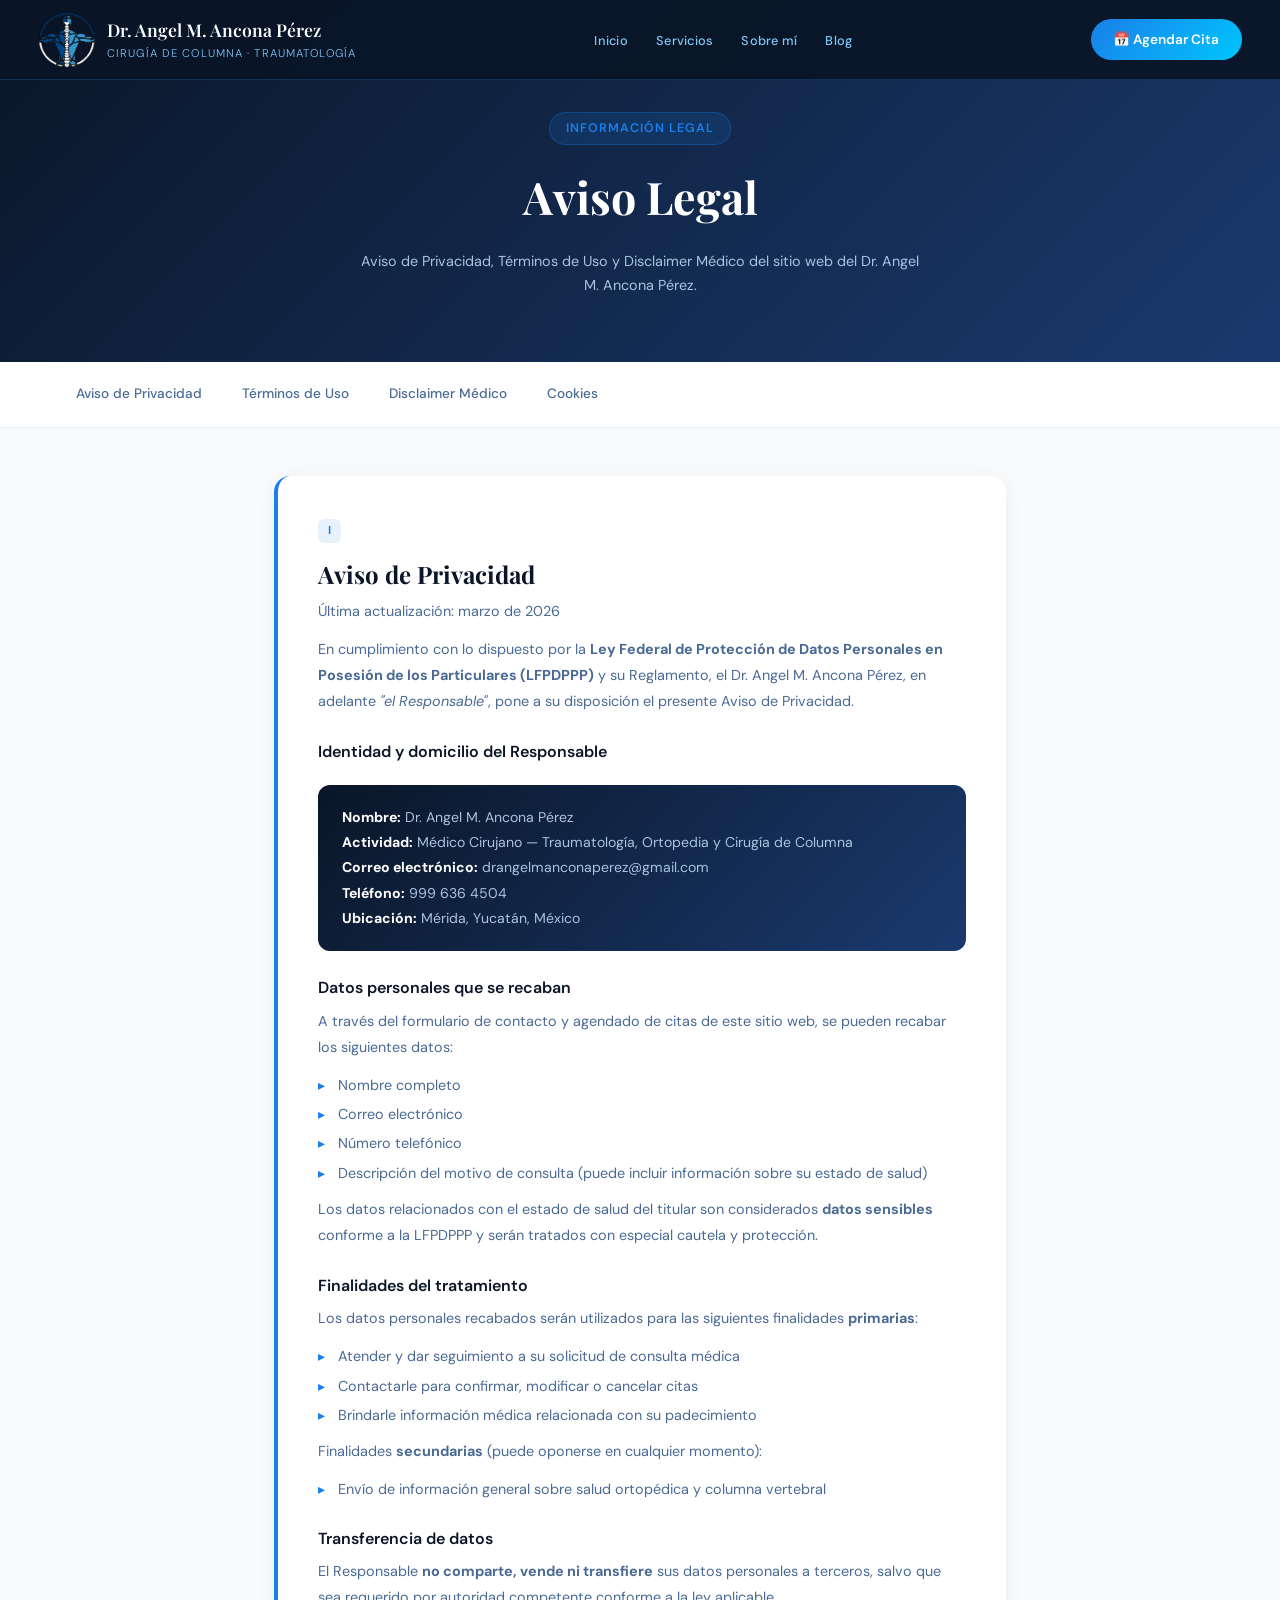
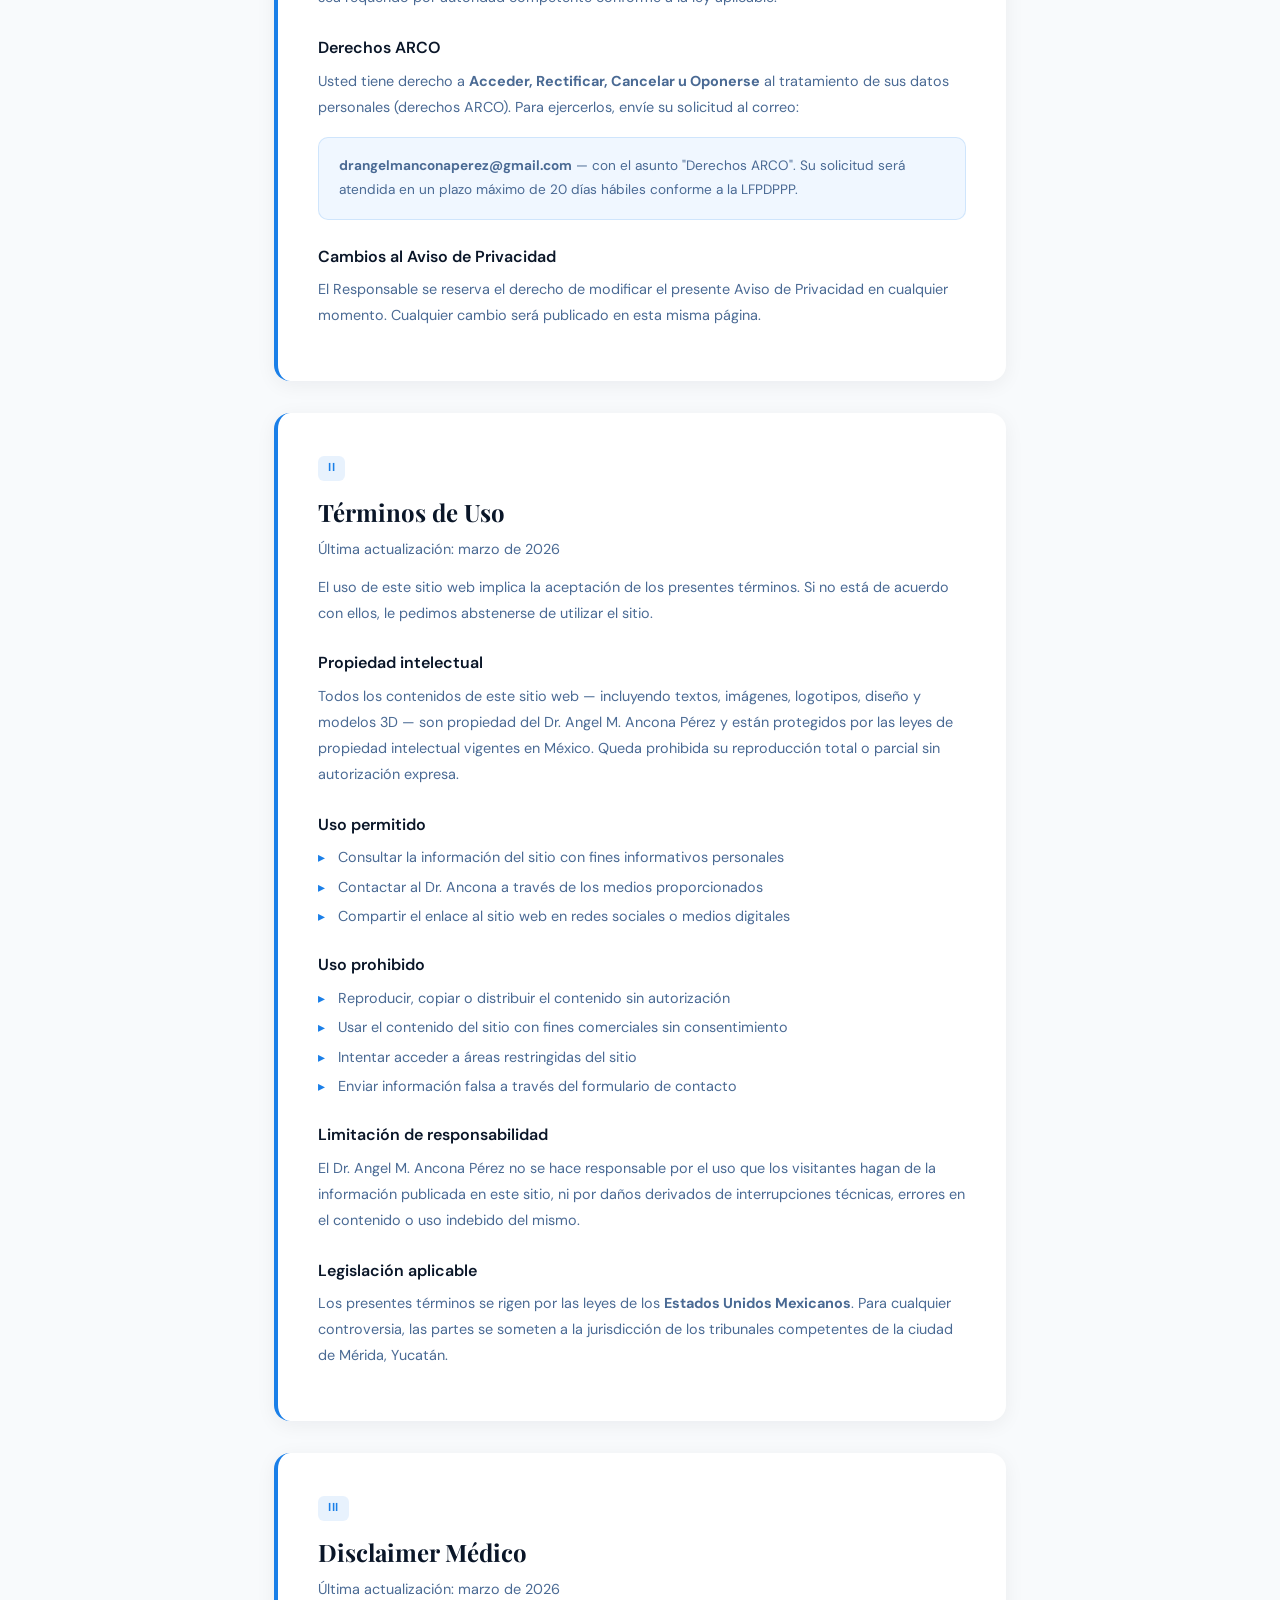
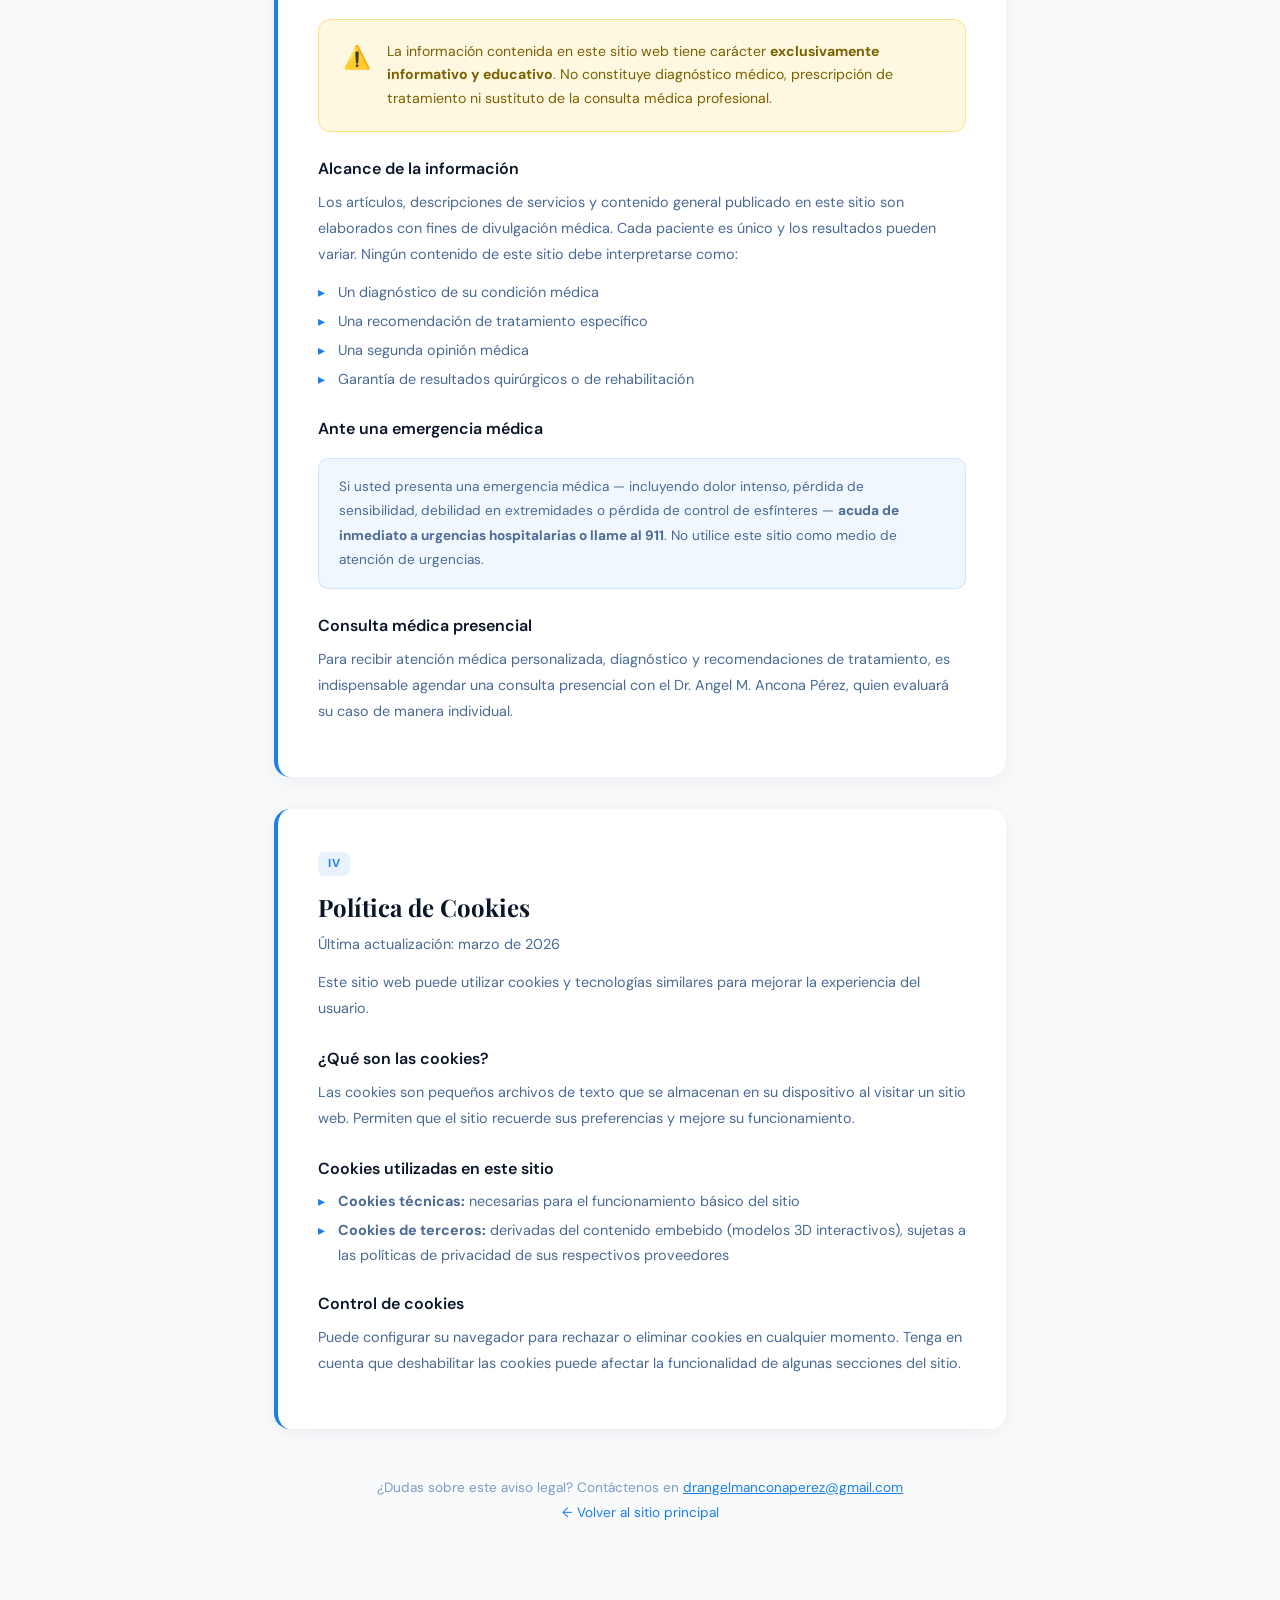
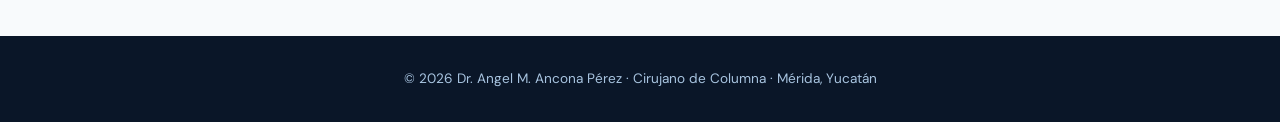
<file: legal.html>
<!DOCTYPE html>
<html lang="es">
<head>
  <meta charset="UTF-8" />
  <meta name="viewport" content="width=device-width, initial-scale=1.0" />
  <meta name="description" content="Aviso de Privacidad, Términos de Uso y Disclaimer Médico — Dr. Angel M. Ancona Pérez" />
  <title>Aviso Legal | Dr. Angel M. Ancona Pérez</title>

  <link rel="stylesheet" href="https://cdnjs.cloudflare.com/ajax/libs/font-awesome/6.5.0/css/all.min.css" />
  <link href="https://fonts.googleapis.com/css2?family=Playfair+Display:wght@400;600;700&family=DM+Sans:wght@300;400;500;600&display=swap" rel="stylesheet" />
  <link rel="stylesheet" href="css/styles.css" />

  <style>
    body { background: #f8fafc; }

    .legal-hero {
      background: linear-gradient(135deg, #0a1628, #1a3a6e);
      padding: 7rem 5% 4rem;
      text-align: center;
    }
    .legal-hero-tag {
      display: inline-block;
      background: rgba(26,127,232,.15);
      color: #1a7fe8;
      border: 1px solid rgba(26,127,232,.3);
      border-radius: 50px;
      padding: .35rem 1rem;
      font-size: .78rem;
      font-weight: 600;
      letter-spacing: .08em;
      text-transform: uppercase;
      margin-bottom: 1rem;
    }
    .legal-hero h1 {
      font-family: 'Playfair Display', serif;
      font-size: clamp(1.8rem, 4vw, 2.8rem);
      color: #fff;
      margin: 0 0 1rem;
    }
    .legal-hero p {
      color: #a8c4e0;
      font-size: .9rem;
      max-width: 560px;
      margin: 0 auto;
      line-height: 1.7;
    }

    /* ── NAVEGACIÓN INTERNA ───────────────────────────── */
    .legal-nav {
      background: #fff;
      border-bottom: 1px solid rgba(26,127,232,.1);
      padding: 1rem 5%;
      display: flex;
      gap: 1rem;
      flex-wrap: wrap;
      position: sticky;
      top: 64px;
      z-index: 50;
    }
    .legal-nav a {
      color: #4a6a94;
      text-decoration: none;
      font-size: .85rem;
      font-weight: 500;
      padding: .35rem .75rem;
      border-radius: 6px;
      transition: background .2s, color .2s;
    }
    .legal-nav a:hover {
      background: rgba(26,127,232,.08);
      color: #1a7fe8;
    }

    /* ── CONTENIDO ────────────────────────────────────── */
    .legal-container {
      max-width: 860px;
      margin: 0 auto;
      padding: 3rem 5% 5rem;
    }

    .legal-section {
      background: #fff;
      border-radius: 16px;
      padding: 2.5rem;
      margin-bottom: 2rem;
      box-shadow: 0 4px 20px rgba(10,22,40,.06);
      border-left: 4px solid #1a7fe8;
    }

    .legal-section-num {
      display: inline-block;
      background: rgba(26,127,232,.1);
      color: #1a7fe8;
      font-size: .72rem;
      font-weight: 700;
      letter-spacing: .08em;
      text-transform: uppercase;
      padding: .2rem .6rem;
      border-radius: 6px;
      margin-bottom: .75rem;
    }

    .legal-section h2 {
      font-family: 'Playfair Display', serif;
      font-size: 1.5rem;
      color: #0a1628;
      margin: 0 0 .35rem;
    }

    .legal-updated {
      font-size: .78rem;
      color: #a8c4e0;
      margin-bottom: 1.5rem;
    }

    .legal-section h3 {
      font-size: 1rem;
      font-weight: 600;
      color: #0a1628;
      margin: 1.5rem 0 .5rem;
    }

    .legal-section p {
      color: #4a6a94;
      font-size: .9rem;
      line-height: 1.8;
      margin-bottom: .75rem;
    }

    .legal-section ul {
      list-style: none;
      padding: 0;
      margin: 0 0 .75rem;
    }

    .legal-section ul li {
      color: #4a6a94;
      font-size: .9rem;
      line-height: 1.7;
      padding-left: 1.25rem;
      position: relative;
      margin-bottom: .3rem;
    }

    .legal-section ul li::before {
      content: '▸';
      color: #1a7fe8;
      position: absolute;
      left: 0;
    }

    .legal-highlight {
      background: #f0f7ff;
      border: 1px solid rgba(26,127,232,.15);
      border-radius: 10px;
      padding: 1rem 1.25rem;
      margin: 1rem 0;
    }

    .legal-highlight p {
      margin: 0;
      font-size: .85rem;
    }

    .legal-contact-block {
      background: linear-gradient(135deg, #0a1628, #1a3a6e);
      border-radius: 12px;
      padding: 1.25rem 1.5rem;
      margin-top: 1.25rem;
    }

    .legal-contact-block p {
      color: #a8c4e0;
      margin: 0;
      font-size: .88rem;
      line-height: 1.8;
    }

    .legal-contact-block strong { color: #fff; }

    .disclaimer-box {
      background: #fff8e1;
      border: 1px solid #ffe082;
      border-radius: 12px;
      padding: 1.25rem 1.5rem;
      display: flex;
      gap: 1rem;
      align-items: flex-start;
      margin-top: 1rem;
    }

    .disclaimer-box-icon { font-size: 1.4rem; flex-shrink: 0; }

    .disclaimer-box p {
      color: #7a6000;
      margin: 0;
      font-size: .88rem;
      line-height: 1.7;
    }

    @media (max-width: 600px) {
      .legal-section { padding: 1.5rem; }
      .legal-nav { top: 58px; }
    }
  </style>
</head>
<body>

  <!-- NAVEGACIÓN -->
  <nav id="navbar">
    <div class="nav-logo">
      <img src="assets/images/logo_dr_ancona_sf.PNG" alt="Logo Dr. Angel M. Ancona" class="nav-logo-icon"/>
      <div>
        <span>Dr. Angel M. Ancona Pérez</span>
        <small>Cirugía de Columna · Traumatología</small>
      </div>
    </div>
    <ul class="nav-links">
      <li><a href="index.html">Inicio</a></li>
      <li><a href="index.html#servicios">Servicios</a></li>
      <li><a href="index.html#nosotros">Sobre mí</a></li>
      <li><a href="articulos.html">Blog</a></li>
    </ul>
    <a href="index.html#citas" class="nav-cta">📅 Agendar Cita</a>
    <button class="nav-toggle" id="nav-toggle" aria-label="Abrir menú" aria-expanded="false">
      <span></span><span></span><span></span>
    </button>
  </nav>

  <!-- HERO -->
  <div class="legal-hero">
    <div class="legal-hero-tag">Información Legal</div>
    <h1>Aviso Legal</h1>
    <p>Aviso de Privacidad, Términos de Uso y Disclaimer Médico del sitio web del Dr. Angel M. Ancona Pérez.</p>
  </div>

  <!-- NAVEGACIÓN INTERNA -->
  <div class="legal-nav">
    <a href="#privacidad">Aviso de Privacidad</a>
    <a href="#terminos">Términos de Uso</a>
    <a href="#disclaimer">Disclaimer Médico</a>
    <a href="#cookies">Cookies</a>
  </div>

  <div class="legal-container">

    <!-- ── 1. AVISO DE PRIVACIDAD ─────────────────────────── -->
    <div class="legal-section" id="privacidad">
      <div class="legal-section-num">I</div>
      <h2>Aviso de Privacidad</h2>
      <p class="legal-updated">Última actualización: marzo de 2026</p>

      <p>En cumplimiento con lo dispuesto por la <strong>Ley Federal de Protección de Datos Personales en Posesión de los Particulares (LFPDPPP)</strong> y su Reglamento, el Dr. Angel M. Ancona Pérez, en adelante <em>"el Responsable"</em>, pone a su disposición el presente Aviso de Privacidad.</p>

      <h3>Identidad y domicilio del Responsable</h3>
      <div class="legal-contact-block">
        <p>
          <strong>Nombre:</strong> Dr. Angel M. Ancona Pérez<br/>
          <strong>Actividad:</strong> Médico Cirujano — Traumatología, Ortopedia y Cirugía de Columna<br/>
          <strong>Correo electrónico:</strong> drangelmanconaperez@gmail.com<br/>
          <strong>Teléfono:</strong> 999 636 4504<br/>
          <strong>Ubicación:</strong> Mérida, Yucatán, México
        </p>
      </div>

      <h3>Datos personales que se recaban</h3>
      <p>A través del formulario de contacto y agendado de citas de este sitio web, se pueden recabar los siguientes datos:</p>
      <ul>
        <li>Nombre completo</li>
        <li>Correo electrónico</li>
        <li>Número telefónico</li>
        <li>Descripción del motivo de consulta (puede incluir información sobre su estado de salud)</li>
      </ul>
      <p>Los datos relacionados con el estado de salud del titular son considerados <strong>datos sensibles</strong> conforme a la LFPDPPP y serán tratados con especial cautela y protección.</p>

      <h3>Finalidades del tratamiento</h3>
      <p>Los datos personales recabados serán utilizados para las siguientes finalidades <strong>primarias</strong>:</p>
      <ul>
        <li>Atender y dar seguimiento a su solicitud de consulta médica</li>
        <li>Contactarle para confirmar, modificar o cancelar citas</li>
        <li>Brindarle información médica relacionada con su padecimiento</li>
      </ul>
      <p>Finalidades <strong>secundarias</strong> (puede oponerse en cualquier momento):</p>
      <ul>
        <li>Envío de información general sobre salud ortopédica y columna vertebral</li>
      </ul>

      <h3>Transferencia de datos</h3>
      <p>El Responsable <strong>no comparte, vende ni transfiere</strong> sus datos personales a terceros, salvo que sea requerido por autoridad competente conforme a la ley aplicable.</p>

      <h3>Derechos ARCO</h3>
      <p>Usted tiene derecho a <strong>Acceder, Rectificar, Cancelar u Oponerse</strong> al tratamiento de sus datos personales (derechos ARCO). Para ejercerlos, envíe su solicitud al correo:</p>
      <div class="legal-highlight">
        <p><strong>drangelmanconaperez@gmail.com</strong> — con el asunto "Derechos ARCO". Su solicitud será atendida en un plazo máximo de 20 días hábiles conforme a la LFPDPPP.</p>
      </div>

      <h3>Cambios al Aviso de Privacidad</h3>
      <p>El Responsable se reserva el derecho de modificar el presente Aviso de Privacidad en cualquier momento. Cualquier cambio será publicado en esta misma página.</p>
    </div>

    <!-- ── 2. TÉRMINOS DE USO ──────────────────────────────── -->
    <div class="legal-section" id="terminos">
      <div class="legal-section-num">II</div>
      <h2>Términos de Uso</h2>
      <p class="legal-updated">Última actualización: marzo de 2026</p>

      <p>El uso de este sitio web implica la aceptación de los presentes términos. Si no está de acuerdo con ellos, le pedimos abstenerse de utilizar el sitio.</p>

      <h3>Propiedad intelectual</h3>
      <p>Todos los contenidos de este sitio web — incluyendo textos, imágenes, logotipos, diseño y modelos 3D — son propiedad del Dr. Angel M. Ancona Pérez y están protegidos por las leyes de propiedad intelectual vigentes en México. Queda prohibida su reproducción total o parcial sin autorización expresa.</p>

      <h3>Uso permitido</h3>
      <ul>
        <li>Consultar la información del sitio con fines informativos personales</li>
        <li>Contactar al Dr. Ancona a través de los medios proporcionados</li>
        <li>Compartir el enlace al sitio web en redes sociales o medios digitales</li>
      </ul>

      <h3>Uso prohibido</h3>
      <ul>
        <li>Reproducir, copiar o distribuir el contenido sin autorización</li>
        <li>Usar el contenido del sitio con fines comerciales sin consentimiento</li>
        <li>Intentar acceder a áreas restringidas del sitio</li>
        <li>Enviar información falsa a través del formulario de contacto</li>
      </ul>

      <h3>Limitación de responsabilidad</h3>
      <p>El Dr. Angel M. Ancona Pérez no se hace responsable por el uso que los visitantes hagan de la información publicada en este sitio, ni por daños derivados de interrupciones técnicas, errores en el contenido o uso indebido del mismo.</p>

      <h3>Legislación aplicable</h3>
      <p>Los presentes términos se rigen por las leyes de los <strong>Estados Unidos Mexicanos</strong>. Para cualquier controversia, las partes se someten a la jurisdicción de los tribunales competentes de la ciudad de Mérida, Yucatán.</p>
    </div>

    <!-- ── 3. DISCLAIMER MÉDICO ───────────────────────────── -->
    <div class="legal-section" id="disclaimer">
      <div class="legal-section-num">III</div>
      <h2>Disclaimer Médico</h2>
      <p class="legal-updated">Última actualización: marzo de 2026</p>

      <div class="disclaimer-box">
        <span class="disclaimer-box-icon">⚠️</span>
        <p>La información contenida en este sitio web tiene carácter <strong>exclusivamente informativo y educativo</strong>. No constituye diagnóstico médico, prescripción de tratamiento ni sustituto de la consulta médica profesional.</p>
      </div>

      <h3>Alcance de la información</h3>
      <p>Los artículos, descripciones de servicios y contenido general publicado en este sitio son elaborados con fines de divulgación médica. Cada paciente es único y los resultados pueden variar. Ningún contenido de este sitio debe interpretarse como:</p>
      <ul>
        <li>Un diagnóstico de su condición médica</li>
        <li>Una recomendación de tratamiento específico</li>
        <li>Una segunda opinión médica</li>
        <li>Garantía de resultados quirúrgicos o de rehabilitación</li>
      </ul>

      <h3>Ante una emergencia médica</h3>
      <div class="legal-highlight">
        <p>Si usted presenta una emergencia médica — incluyendo dolor intenso, pérdida de sensibilidad, debilidad en extremidades o pérdida de control de esfínteres — <strong>acuda de inmediato a urgencias hospitalarias o llame al 911</strong>. No utilice este sitio como medio de atención de urgencias.</p>
      </div>

      <h3>Consulta médica presencial</h3>
      <p>Para recibir atención médica personalizada, diagnóstico y recomendaciones de tratamiento, es indispensable agendar una consulta presencial con el Dr. Angel M. Ancona Pérez, quien evaluará su caso de manera individual.</p>
    </div>

    <!-- ── 4. COOKIES ──────────────────────────────────────── -->
    <div class="legal-section" id="cookies">
      <div class="legal-section-num">IV</div>
      <h2>Política de Cookies</h2>
      <p class="legal-updated">Última actualización: marzo de 2026</p>

      <p>Este sitio web puede utilizar cookies y tecnologías similares para mejorar la experiencia del usuario.</p>

      <h3>¿Qué son las cookies?</h3>
      <p>Las cookies son pequeños archivos de texto que se almacenan en su dispositivo al visitar un sitio web. Permiten que el sitio recuerde sus preferencias y mejore su funcionamiento.</p>

      <h3>Cookies utilizadas en este sitio</h3>
      <ul>
        <li><strong>Cookies técnicas:</strong> necesarias para el funcionamiento básico del sitio</li>
        <li><strong>Cookies de terceros:</strong> derivadas del contenido embebido (modelos 3D interactivos), sujetas a las políticas de privacidad de sus respectivos proveedores</li>
      </ul>

      <h3>Control de cookies</h3>
      <p>Puede configurar su navegador para rechazar o eliminar cookies en cualquier momento. Tenga en cuenta que deshabilitar las cookies puede afectar la funcionalidad de algunas secciones del sitio.</p>
    </div>

    <!-- ── CONTACTO LEGAL ──────────────────────────────────── -->
    <div style="text-align:center; padding: 1rem 0 2rem;">
      <p style="color:#7a9cc4; font-size:.85rem;">¿Dudas sobre este aviso legal? Contáctenos en <a href="mailto:drangelmanconaperez@gmail.com" style="color:#1a7fe8;">drangelmanconaperez@gmail.com</a></p>
      <a href="index.html" style="color:#1a7fe8; font-size:.85rem; text-decoration:none;">← Volver al sitio principal</a>
    </div>

  </div>

  <!-- FOOTER -->
  <footer style="background:#0a1628; color:#a8c4e0; text-align:center; padding:2rem; font-size:.85rem;">
    <p>© 2026 Dr. Angel M. Ancona Pérez · Cirujano de Columna · Mérida, Yucatán</p>
  </footer>

  <script>
    const navbar = document.getElementById('navbar');
    window.addEventListener('scroll', () => {
      navbar.classList.toggle('scrolled', window.scrollY > 50);
    });
    const toggle = document.getElementById('nav-toggle');
    const navLinks = document.querySelector('.nav-links');
    toggle?.addEventListener('click', () => {
      navLinks.classList.toggle('open');
      toggle.setAttribute('aria-expanded', navLinks.classList.contains('open'));
    });
  </script>
</body>
</html>
</file>
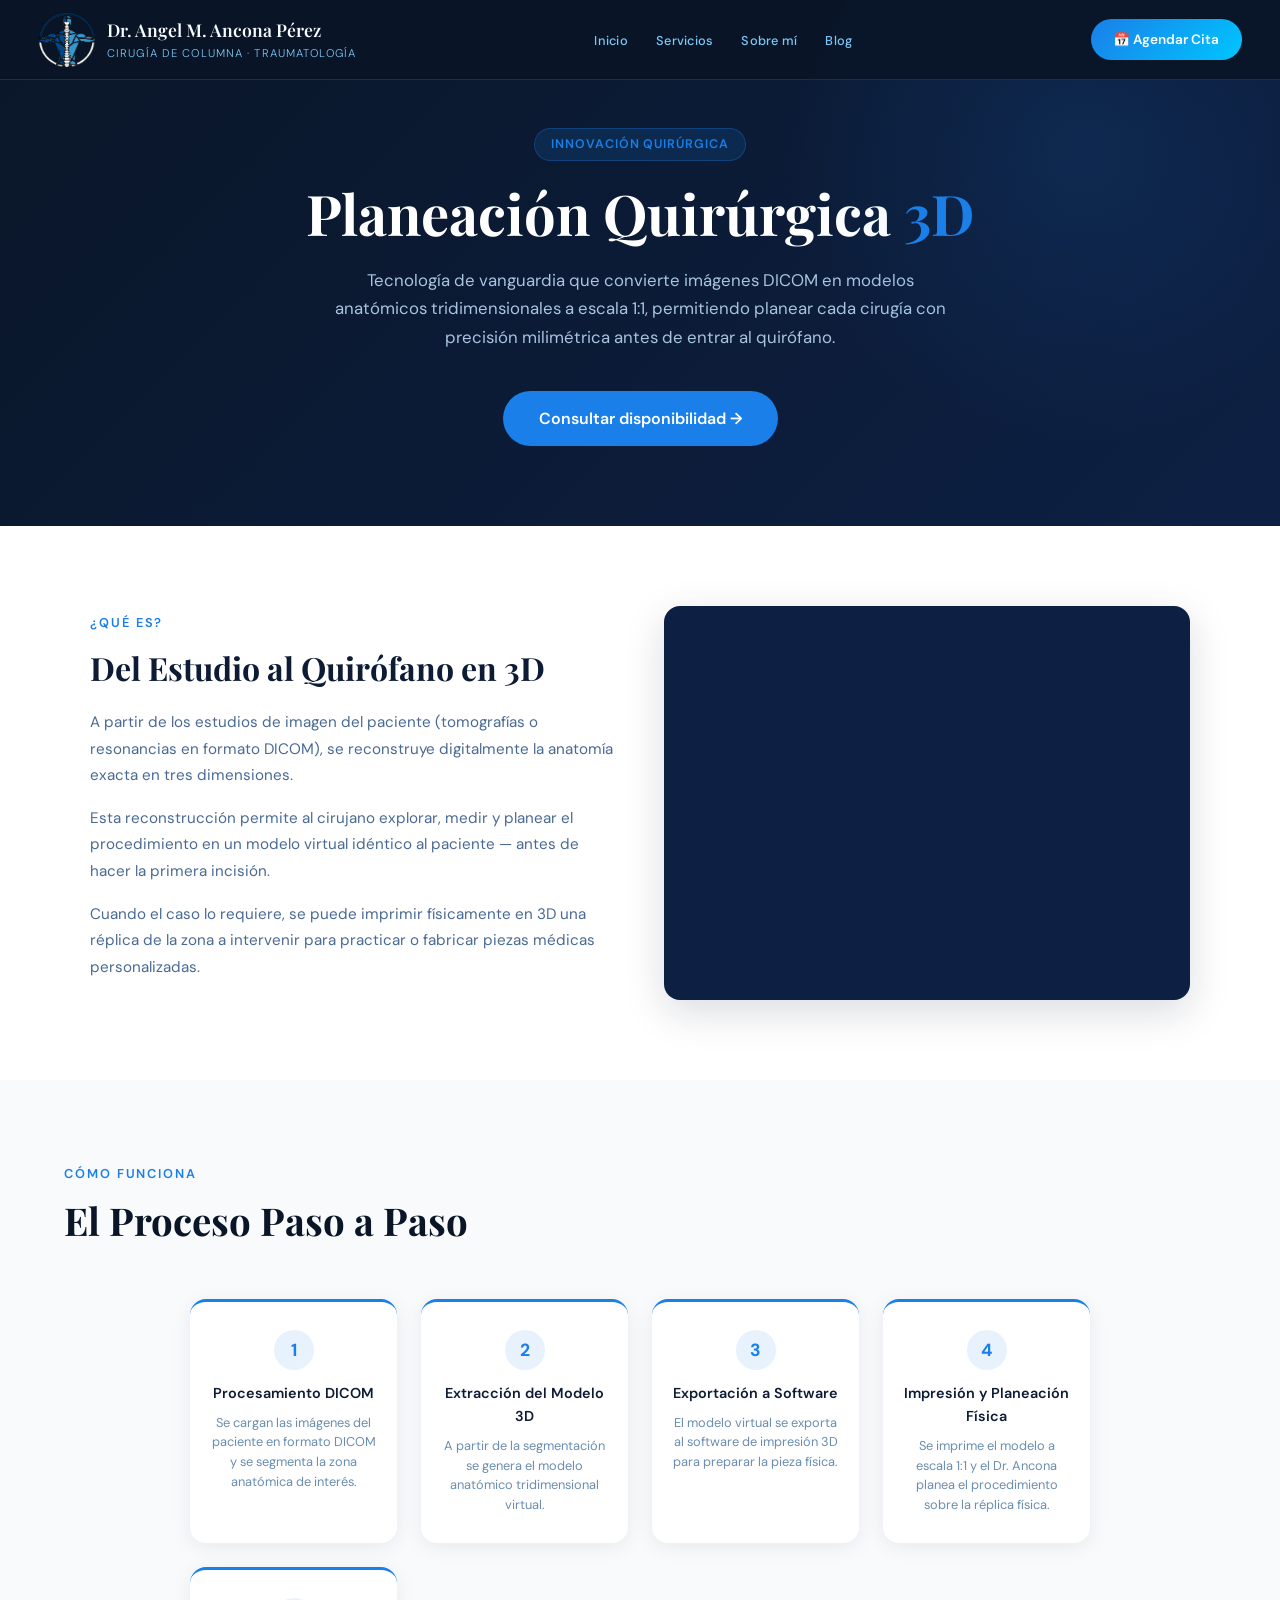
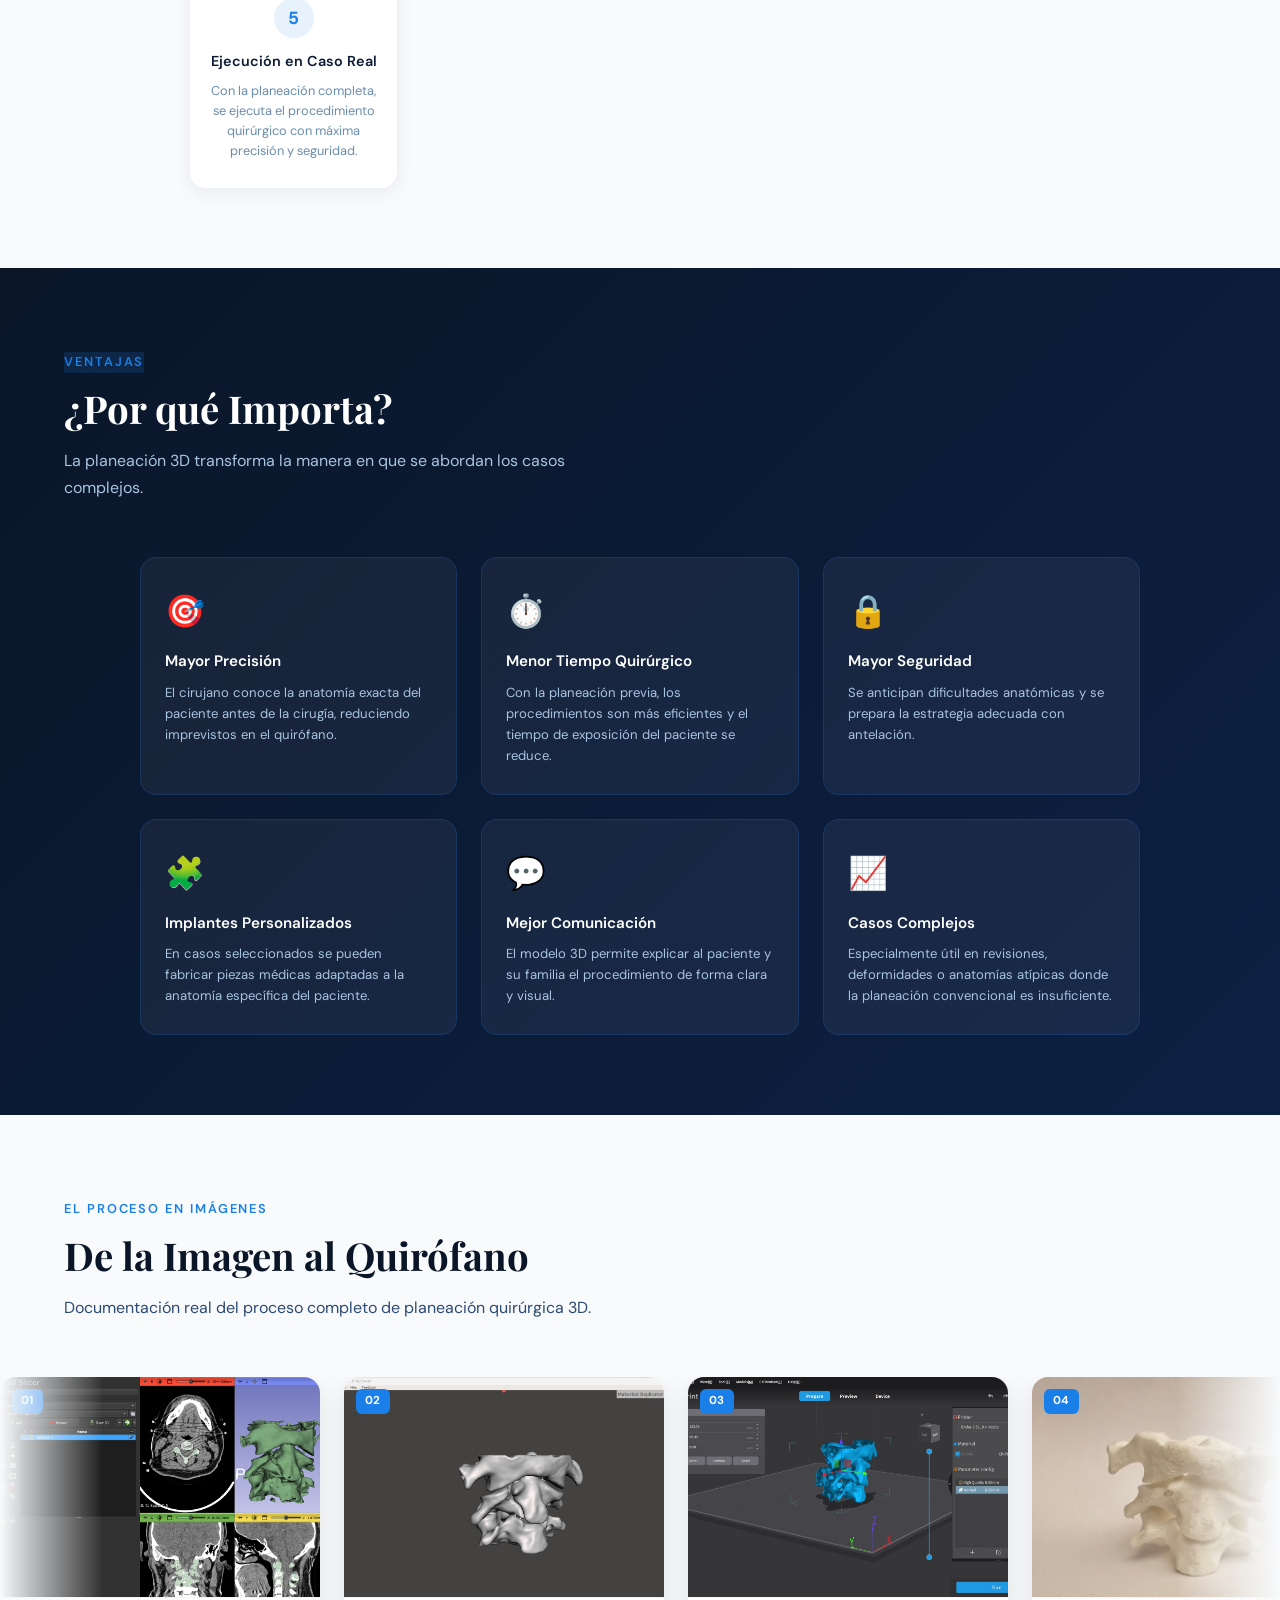
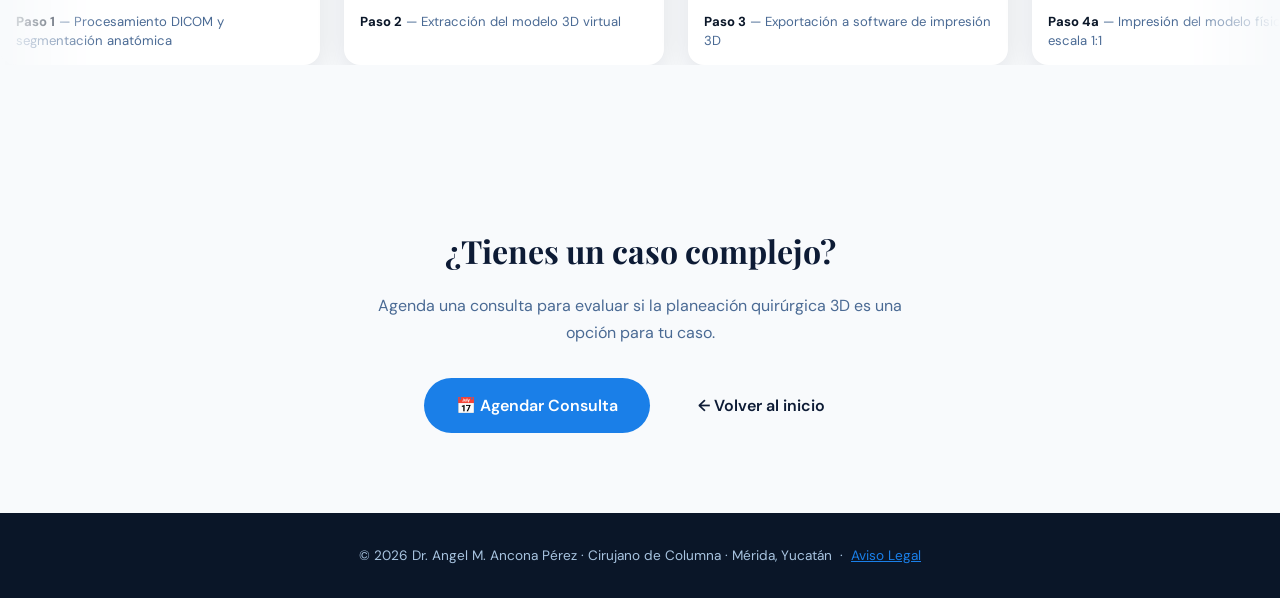
<file: tecnologia3d.html>
<!DOCTYPE html>
<html lang="es">
<head>
  <meta charset="UTF-8" />
  <meta name="viewport" content="width=device-width, initial-scale=1.0" />
  <meta name="description" content="Planeación quirúrgica 3D e impresión 3D médica con el Dr. Angel M. Ancona Pérez — Cirujano de Columna en Mérida, Yucatán." />
  <title>Tecnología 3D Quirúrgica | Dr. Angel M. Ancona Pérez</title>

  <link rel="stylesheet" href="https://cdnjs.cloudflare.com/ajax/libs/font-awesome/6.5.0/css/all.min.css" />
  <link href="https://fonts.googleapis.com/css2?family=Playfair+Display:wght@400;600;700&family=DM+Sans:wght@300;400;500;600&display=swap" rel="stylesheet" />
  <link rel="stylesheet" href="css/styles.css" />

  <style>
    /* ── HERO 3D ─────────────────────────────────────────── */
    .hero3d {
      background: linear-gradient(135deg, #0a1628 0%, #0d2044 100%);
      padding: 8rem 5% 5rem;
      text-align: center;
      position: relative;
      overflow: hidden;
    }
    .hero3d::before {
      content: '';
      position: absolute;
      width: 600px; height: 600px;
      border-radius: 50%;
      background: radial-gradient(circle, rgba(26,127,232,.12) 0%, transparent 70%);
      top: -150px; right: -100px;
      pointer-events: none;
    }
    .hero3d-tag {
      display: inline-block;
      background: rgba(26,127,232,.15);
      color: #1a7fe8;
      border: 1px solid rgba(26,127,232,.3);
      border-radius: 50px;
      padding: .35rem 1rem;
      font-size: .78rem;
      font-weight: 600;
      letter-spacing: .08em;
      text-transform: uppercase;
      margin-bottom: 1.25rem;
    }
    .hero3d h1 {
      font-family: 'Playfair Display', serif;
      font-size: clamp(2rem, 5vw, 3.5rem);
      color: #fff;
      margin: 0 0 1.25rem;
      line-height: 1.15;
    }
    .hero3d h1 span { color: #1a7fe8; }
    .hero3d-sub {
      color: #a8c4e0;
      font-size: 1.05rem;
      max-width: 640px;
      margin: 0 auto 2.5rem;
      line-height: 1.7;
    }
    .hero3d-cta {
      display: inline-block;
      background: #1a7fe8;
      color: #fff;
      padding: .9rem 2.25rem;
      border-radius: 50px;
      text-decoration: none;
      font-weight: 600;
      font-size: 1rem;
      transition: background .3s, transform .2s;
    }
    .hero3d-cta:hover { background: #1366c0; transform: translateY(-2px); }

    /* ── QUÉ ES ───────────────────────────────────────────── */
    .sec-que {
      padding: 5rem 5%;
      background: #fff;
    }
    .que-grid {
      max-width: 1100px;
      margin: 0 auto;
      display: grid;
      grid-template-columns: 1fr 1fr;
      gap: 3rem;
      align-items: center;
    }
    .que-text .section-tag { margin-bottom: .5rem; }
    .que-text h2 {
      font-family: 'Playfair Display', serif;
      font-size: 2rem;
      color: var(--navy);
      margin: 0 0 1rem;
    }
    .que-text p {
      color: #4a6a94;
      font-size: .95rem;
      line-height: 1.75;
      margin-bottom: 1rem;
    }
    .que-img {
      border-radius: 16px;
      overflow: hidden;
      box-shadow: 0 12px 40px rgba(10,22,40,.15);
      background: #0d2044;
      position: relative;
      width: 100%;
      padding-top: 75%; /* ratio 4:3 */
    }
    .que-img iframe {
      position: absolute;
      top: 0; left: 0;
      width: 100%;
      height: 100%;
      border: none;
      display: block;
    }
    .que-img-placeholder {
      color: rgba(255,255,255,.2);
      font-size: .85rem;
      text-align: center;
      padding: 2rem;
    }

    /* ── PROCESO ──────────────────────────────────────────── */
    .sec-proceso {
      padding: 5rem 5%;
      background: #f8fafc;
    }
    .proceso-steps {
      max-width: 900px;
      margin: 3rem auto 0;
      display: grid;
      grid-template-columns: repeat(4, 1fr);
      gap: 1.5rem;
    }
    .step-card {
      background: #fff;
      border-radius: 16px;
      padding: 1.75rem 1.25rem;
      text-align: center;
      box-shadow: 0 4px 20px rgba(10,22,40,.07);
      border-top: 3px solid #1a7fe8;
      transition: transform .3s ease, box-shadow .3s ease, background .3s ease, border-color .3s ease;
      cursor: default;
    }
    .step-card:hover {
      transform: translateY(-8px) scale(1.03);
      box-shadow: 0 16px 40px rgba(26,127,232,.22);
      background: linear-gradient(135deg, #0a1628, #1a3a6e);
      border-color: #00c6ff;
    }
    .step-card:hover h4 { color: #fff; }
    .step-card:hover p  { color: #a8c4e0; }
    .step-card:hover .step-num {
      background: rgba(0,198,255,.2);
      color: #00c6ff;
    }
    .step-num {
      width: 40px; height: 40px;
      border-radius: 50%;
      background: rgba(26,127,232,.1);
      color: #1a7fe8;
      font-weight: 700;
      font-size: 1.1rem;
      display: flex;
      align-items: center;
      justify-content: center;
      margin: 0 auto .75rem;
      transition: background .3s ease, color .3s ease;
    }
    .step-card h4 {
      color: var(--navy);
      font-size: .9rem;
      font-weight: 600;
      margin: 0 0 .5rem;
      transition: color .3s ease;
    }
    .step-card p {
      color: #6a8db0;
      font-size: .8rem;
      line-height: 1.55;
      margin: 0;
      transition: color .3s ease;
    }

    /* ── BENEFICIOS ───────────────────────────────────────── */
    .sec-beneficios {
      padding: 5rem 5%;
      background: linear-gradient(135deg, #0a1628 0%, #0d2044 100%);
    }
    .sec-beneficios .section-title { color: #fff; }
    .sec-beneficios .section-tag { color: #1a7fe8; background: rgba(26,127,232,.15); border-color: rgba(26,127,232,.3); }
    .sec-beneficios .section-sub { color: #a8c4e0; }
    .ben-grid {
      max-width: 1000px;
      margin: 3rem auto 0;
      display: grid;
      grid-template-columns: repeat(3, 1fr);
      gap: 1.5rem;
    }
    .ben-card {
      background: rgba(255,255,255,.05);
      border: 1px solid rgba(26,127,232,.2);
      border-radius: 16px;
      padding: 1.75rem 1.5rem;
    }
    .ben-icon {
      font-size: 2rem;
      margin-bottom: .75rem;
    }
    .ben-card h4 {
      color: #fff;
      font-size: .95rem;
      font-weight: 600;
      margin: 0 0 .5rem;
    }
    .ben-card p {
      color: #a8c4e0;
      font-size: .82rem;
      line-height: 1.6;
      margin: 0;
    }

    /* ── GALERÍA MARQUEE ──────────────────────────────────── */
    .sec-galeria {
      padding: 5rem 0;
      background: #f8fafc;
      overflow: hidden;
    }
    .sec-galeria .section-header {
      padding: 0 5%;
    }
    .galeria-marquee-wrap {
      margin-top: 3rem;
      overflow: hidden;
      -webkit-mask-image: linear-gradient(to right, transparent 0%, black 8%, black 92%, transparent 100%);
      mask-image: linear-gradient(to right, transparent 0%, black 8%, black 92%, transparent 100%);
    }
    .galeria-marquee-track {
      display: flex;
      gap: 1.5rem;
      width: max-content;
      animation: galeria-scroll 28s linear infinite;
    }
    .galeria-marquee-track:hover { animation-play-state: paused; }
    @keyframes galeria-scroll {
      0%   { transform: translateX(0); }
      100% { transform: translateX(-50%); }
    }
    .galeria-card {
      width: 320px;
      flex-shrink: 0;
      border-radius: 16px;
      overflow: hidden;
      box-shadow: 0 8px 30px rgba(10,22,40,.1);
      background: #fff;
      display: flex;
      flex-direction: column;
      position: relative;
    }
    .galeria-card img {
      width: 100%;
      height: 220px;
      object-fit: cover;
      display: block;
      transition: transform .4s;
    }
    .galeria-card:hover img { transform: scale(1.03); }
    .galeria-step-num {
      position: absolute;
      top: .75rem;
      left: .75rem;
      background: #1a7fe8;
      color: #fff;
      font-size: .72rem;
      font-weight: 700;
      letter-spacing: .06em;
      padding: .2rem .55rem;
      border-radius: 6px;
      z-index: 2;
    }
    .galeria-caption {
      padding: .85rem 1rem;
      font-size: .82rem;
      color: #4a6a94;
      line-height: 1.5;
      border-top: 1px solid rgba(26,127,232,.08);
    }
    .galeria-caption strong { color: #0a1628; }

    /* ── CTA FINAL ────────────────────────────────────────── */
    .sec-cta3d {
      padding: 5rem 5%;
      background: #f8fafc;
      text-align: center;
    }
    .sec-cta3d h2 {
      font-family: 'Playfair Display', serif;
      font-size: 2rem;
      color: var(--navy);
      margin-bottom: 1rem;
    }
    .sec-cta3d p {
      color: #4a6a94;
      max-width: 540px;
      margin: 0 auto 2rem;
      line-height: 1.7;
    }
    .cta3d-btns {
      display: flex;
      gap: 1rem;
      justify-content: center;
      flex-wrap: wrap;
    }
    .btn-cta3d-primary {
      background: #1a7fe8;
      color: #fff;
      padding: .9rem 2rem;
      border-radius: 50px;
      text-decoration: none;
      font-weight: 600;
      transition: background .3s;
    }
    .btn-cta3d-primary:hover { background: #1366c0; }
    .btn-cta3d-secondary {
      background: transparent;
      color: var(--navy);
      padding: .9rem 2rem;
      border-radius: 50px;
      border: 2px solid var(--navy);
      text-decoration: none;
      font-weight: 600;
      transition: all .3s;
    }
    .btn-cta3d-secondary:hover { background: var(--navy); color: #fff; }

    /* ── RESPONSIVE ───────────────────────────────────────── */
    @media (max-width: 900px) {
      .que-grid { grid-template-columns: 1fr; }
      .proceso-steps { grid-template-columns: repeat(3, 1fr); }
      .ben-grid { grid-template-columns: 1fr 1fr; }
      .galeria-grid { grid-template-columns: 1fr 1fr; }
    }
    @media (max-width: 600px) {
      .proceso-steps { grid-template-columns: 1fr; }
      .ben-grid { grid-template-columns: 1fr; }
      .galeria-grid { grid-template-columns: 1fr; }
      .galeria-card--wide { grid-column: span 1; }
    }
  </style>
</head>
<body>

  <!-- NAVEGACIÓN -->
  <nav id="navbar">
    <div class="nav-logo">
      <img src="assets/images/logo_dr_ancona_sf.PNG" alt="Logo Dr. Angel M. Ancona" class="nav-logo-icon"/>
      <div>
        <span>Dr. Angel M. Ancona Pérez</span>
        <small>Cirugía de Columna · Traumatología</small>
      </div>
    </div>
    <ul class="nav-links">
      <li><a href="index.html">Inicio</a></li>
      <li><a href="index.html#servicios">Servicios</a></li>
      <li><a href="index.html#nosotros">Sobre mí</a></li>
      <li><a href="articulos.html">Blog</a></li>
    </ul>
    <a href="index.html#citas" class="nav-cta">📅 Agendar Cita</a>
    <button class="nav-toggle" id="nav-toggle" aria-label="Abrir menú" aria-expanded="false">
      <span></span><span></span><span></span>
    </button>
  </nav>

  <!-- HERO -->
  <section class="hero3d">
    <div class="hero3d-tag">Innovación Quirúrgica</div>
    <h1>Planeación Quirúrgica <span>3D</span></h1>
    <p class="hero3d-sub">Tecnología de vanguardia que convierte imágenes DICOM en modelos anatómicos tridimensionales a escala 1:1, permitiendo planear cada cirugía con precisión milimétrica antes de entrar al quirófano.</p>
    <a href="index.html#citas" class="hero3d-cta">Consultar disponibilidad →</a>
  </section>

  <!-- QUÉ ES -->
  <section class="sec-que">
    <div class="que-grid">
      <div class="que-text">
        <div class="section-tag">¿Qué es?</div>
        <h2>Del Estudio al Quirófano en 3D</h2>
        <p>A partir de los estudios de imagen del paciente (tomografías o resonancias en formato DICOM), se reconstruye digitalmente la anatomía exacta en tres dimensiones.</p>
        <p>Esta reconstrucción permite al cirujano explorar, medir y planear el procedimiento en un modelo virtual idéntico al paciente — antes de hacer la primera incisión.</p>
        <p>Cuando el caso lo requiere, se puede imprimir físicamente en 3D una réplica de la zona a intervenir para practicar o fabricar piezas médicas personalizadas.</p>
      </div>
      <div class="que-img">
        <iframe title="Modelo 3D — Dr. Ancona"
                src="https://realitymax.co/embed/co_k0S?skip_carousel=true"
                frameborder="0"
                allowfullscreen
                mozallowfullscreen="true"
                webkitallowfullscreen="true">
        </iframe>
      </div>
    </div>
  </section>

  <!-- PROCESO -->
  <section class="sec-proceso">
    <div class="section-header">
      <div class="section-tag">Cómo Funciona</div>
      <h2 class="section-title">El Proceso Paso a Paso</h2>
    </div>
    <div class="proceso-steps">
      <div class="step-card">
        <div class="step-num">1</div>
        <h4>Procesamiento DICOM</h4>
        <p>Se cargan las imágenes del paciente en formato DICOM y se segmenta la zona anatómica de interés.</p>
      </div>
      <div class="step-card">
        <div class="step-num">2</div>
        <h4>Extracción del Modelo 3D</h4>
        <p>A partir de la segmentación se genera el modelo anatómico tridimensional virtual.</p>
      </div>
      <div class="step-card">
        <div class="step-num">3</div>
        <h4>Exportación a Software</h4>
        <p>El modelo virtual se exporta al software de impresión 3D para preparar la pieza física.</p>
      </div>
      <div class="step-card">
        <div class="step-num">4</div>
        <h4>Impresión y Planeación Física</h4>
        <p>Se imprime el modelo a escala 1:1 y el Dr. Ancona planea el procedimiento sobre la réplica física.</p>
      </div>
      <div class="step-card">
        <div class="step-num">5</div>
        <h4>Ejecución en Caso Real</h4>
        <p>Con la planeación completa, se ejecuta el procedimiento quirúrgico con máxima precisión y seguridad.</p>
      </div>
    </div>
  </section>

  <!-- BENEFICIOS -->
  <section class="sec-beneficios">
    <div class="section-header">
      <div class="section-tag">Ventajas</div>
      <h2 class="section-title">¿Por qué Importa?</h2>
      <p class="section-sub">La planeación 3D transforma la manera en que se abordan los casos complejos.</p>
    </div>
    <div class="ben-grid">
      <div class="ben-card">
        <div class="ben-icon">🎯</div>
        <h4>Mayor Precisión</h4>
        <p>El cirujano conoce la anatomía exacta del paciente antes de la cirugía, reduciendo imprevistos en el quirófano.</p>
      </div>
      <div class="ben-card">
        <div class="ben-icon">⏱️</div>
        <h4>Menor Tiempo Quirúrgico</h4>
        <p>Con la planeación previa, los procedimientos son más eficientes y el tiempo de exposición del paciente se reduce.</p>
      </div>
      <div class="ben-card">
        <div class="ben-icon">🔒</div>
        <h4>Mayor Seguridad</h4>
        <p>Se anticipan dificultades anatómicas y se prepara la estrategia adecuada con antelación.</p>
      </div>
      <div class="ben-card">
        <div class="ben-icon">🧩</div>
        <h4>Implantes Personalizados</h4>
        <p>En casos seleccionados se pueden fabricar piezas médicas adaptadas a la anatomía específica del paciente.</p>
      </div>
      <div class="ben-card">
        <div class="ben-icon">💬</div>
        <h4>Mejor Comunicación</h4>
        <p>El modelo 3D permite explicar al paciente y su familia el procedimiento de forma clara y visual.</p>
      </div>
      <div class="ben-card">
        <div class="ben-icon">📈</div>
        <h4>Casos Complejos</h4>
        <p>Especialmente útil en revisiones, deformidades o anatomías atípicas donde la planeación convencional es insuficiente.</p>
      </div>
    </div>
  </section>

  <!-- GALERÍA PASO A PASO — MARQUEE -->
  <section class="sec-galeria">
    <div class="section-header">
      <div class="section-tag">El Proceso en Imágenes</div>
      <h2 class="section-title">De la Imagen al Quirófano</h2>
      <p class="section-sub">Documentación real del proceso completo de planeación quirúrgica 3D.</p>
    </div>
    <div class="galeria-marquee-wrap">
      <div class="galeria-marquee-track">

        <!-- Originales -->
        <div class="galeria-card">
          <div class="galeria-step-num">01</div>
          <img src="assets/images/fotos_3d/1.jpg" alt="Procesamiento DICOM y segmentación"/>
          <div class="galeria-caption"><strong>Paso 1</strong> — Procesamiento DICOM y segmentación anatómica</div>
        </div>
        <div class="galeria-card">
          <div class="galeria-step-num">02</div>
          <img src="assets/images/fotos_3d/2.jpg" alt="Extracción del modelo 3D virtual"/>
          <div class="galeria-caption"><strong>Paso 2</strong> — Extracción del modelo 3D virtual</div>
        </div>
        <div class="galeria-card">
          <div class="galeria-step-num">03</div>
          <img src="assets/images/fotos_3d/3.jpg" alt="Exportación a software de impresión 3D"/>
          <div class="galeria-caption"><strong>Paso 3</strong> — Exportación a software de impresión 3D</div>
        </div>
        <div class="galeria-card">
          <div class="galeria-step-num">04</div>
          <img src="assets/images/fotos_3d/4.jpg" alt="Impresión 3D del modelo"/>
          <div class="galeria-caption"><strong>Paso 4a</strong> — Impresión del modelo físico a escala 1:1</div>
        </div>
        <div class="galeria-card">
          <div class="galeria-step-num">04</div>
          <img src="assets/images/fotos_3d/4.1.png" alt="Planeación sobre modelo físico"/>
          <div class="galeria-caption"><strong>Paso 4b</strong> — Planeación quirúrgica sobre réplica física</div>
        </div>
        <div class="galeria-card">
          <div class="galeria-step-num">05</div>
          <img src="assets/images/fotos_3d/5.jpg" alt="Ejecución en caso real"/>
          <div class="galeria-caption"><strong>Paso 5</strong> — Planeación y ejecución en caso real</div>
        </div>

        <!-- Duplicados para loop infinito -->
        <div class="galeria-card" aria-hidden="true">
          <div class="galeria-step-num">01</div>
          <img src="assets/images/fotos_3d/1.jpg" alt=""/>
          <div class="galeria-caption"><strong>Paso 1</strong> — Procesamiento DICOM y segmentación anatómica</div>
        </div>
        <div class="galeria-card" aria-hidden="true">
          <div class="galeria-step-num">02</div>
          <img src="assets/images/fotos_3d/2.jpg" alt=""/>
          <div class="galeria-caption"><strong>Paso 2</strong> — Extracción del modelo 3D virtual</div>
        </div>
        <div class="galeria-card" aria-hidden="true">
          <div class="galeria-step-num">03</div>
          <img src="assets/images/fotos_3d/3.jpg" alt=""/>
          <div class="galeria-caption"><strong>Paso 3</strong> — Exportación a software de impresión 3D</div>
        </div>
        <div class="galeria-card" aria-hidden="true">
          <div class="galeria-step-num">04</div>
          <img src="assets/images/fotos_3d/4.jpg" alt=""/>
          <div class="galeria-caption"><strong>Paso 4a</strong> — Impresión del modelo físico a escala 1:1</div>
        </div>
        <div class="galeria-card" aria-hidden="true">
          <div class="galeria-step-num">04</div>
          <img src="assets/images/fotos_3d/4.1.png" alt=""/>
          <div class="galeria-caption"><strong>Paso 4b</strong> — Planeación quirúrgica sobre réplica física</div>
        </div>
        <div class="galeria-card" aria-hidden="true">
          <div class="galeria-step-num">05</div>
          <img src="assets/images/fotos_3d/5.jpg" alt=""/>
          <div class="galeria-caption"><strong>Paso 5</strong> — Planeación y ejecución en caso real</div>
        </div>

      </div>
    </div>
  </section>

  <!-- CTA FINAL -->
  <section class="sec-cta3d">
    <h2>¿Tienes un caso complejo?</h2>
    <p>Agenda una consulta para evaluar si la planeación quirúrgica 3D es una opción para tu caso.</p>
    <div class="cta3d-btns">
      <a href="index.html#citas" class="btn-cta3d-primary">📅 Agendar Consulta</a>
      <a href="index.html" class="btn-cta3d-secondary">← Volver al inicio</a>
    </div>
  </section>

  <!-- FOOTER -->
  <footer style="background:#0a1628;color:#a8c4e0;text-align:center;padding:2rem;font-size:.85rem;">
    <p>© 2026 Dr. Angel M. Ancona Pérez · Cirujano de Columna · Mérida, Yucatán &nbsp;·&nbsp; <a href="legal.html" style="color:#1a7fe8;">Aviso Legal</a></p>
  </footer>

  <script>
    // Navbar scroll
    const navbar = document.getElementById('navbar');
    window.addEventListener('scroll', () => {
      navbar.classList.toggle('scrolled', window.scrollY > 50);
    });
    // Menú hamburguesa
    const toggle = document.getElementById('nav-toggle');
    const navLinks = document.querySelector('.nav-links');
    toggle?.addEventListener('click', () => {
      navLinks.classList.toggle('open');
      toggle.setAttribute('aria-expanded', navLinks.classList.contains('open'));
    });
  </script>
</body>
</html>
</file>
<file: css/styles.css>
/* ================================================================
   VARIABLES GLOBALES
   Modifica aquí los colores y fuentes de todo el sitio.
================================================================ */
:root {
  /* Paleta de azules */
  --color-navy:       #0a1628;
  --color-deep:       #0d2045;
  --color-royal:      #1a3a6e;
  --color-mid:        #1e5cb3;
  --color-vivid:      #1a7fe8;
  --color-bright:     #3da3f5;
  --color-sky:        #7dc8f7;
  --color-ice:        #d6eeff;
  --color-white:      #f8fbff;
  --color-accent:     #00c6ff;
  --color-gold:       #e8c96a;

  /* Textos */
  --color-text-dark:  #0d1b35;
  --color-text-mid:   #2c4a72;
  --color-text-light: #7a9cc4;

  /* Tipografía */
  --font-display: 'Playfair Display', serif;
  --font-body:    'DM Sans', sans-serif;

  /* Espaciados de sección */
  --section-padding: 6rem 5%;

  /* Radios */
  --radius-sm:  10px;
  --radius-md:  16px;
  --radius-lg:  20px;
  --radius-xl:  24px;

  /* Transiciones */
  --transition-fast: .2s ease;
  --transition-mid:  .3s ease;
}


/* ================================================================
   RESET Y BASE
================================================================ */
*,
*::before,
*::after {
  margin: 0;
  padding: 0;
  box-sizing: border-box;
}

html {
  scroll-behavior: smooth;
}

body {
  font-family: var(--font-body);
  background: var(--color-white);
  color: var(--color-text-dark);
  overflow-x: hidden;
  line-height: 1.6;
}

section {
  padding: var(--section-padding);
}

img {
  max-width: 100%;
  display: block;
}


/* ================================================================
   ANIMACIONES KEYFRAMES
================================================================ */
@keyframes fadeUp {
  from { opacity: 0; transform: translateY(24px); }
  to   { opacity: 1; transform: translateY(0); }
}

@keyframes floatOrb {
  0%, 100% { transform: translateY(0) scale(1); }
  50%       { transform: translateY(-30px) scale(1.05); }
}

@keyframes pulse {
  0%, 100% { opacity: 1; }
  50%       { opacity: .3; }
}

@keyframes bounceFab {
  0%, 100% { transform: translateY(0); }
  50%       { transform: translateY(-5px); }
}


/* ================================================================
   COMPONENTES COMPARTIDOS — Botones
================================================================ */
.btn-primary {
  display: inline-flex;
  align-items: center;
  gap: .5rem;
  background: linear-gradient(135deg, var(--color-vivid), var(--color-accent));
  color: white;
  padding: .85rem 2rem;
  border-radius: 50px;
  text-decoration: none;
  font-weight: 600;
  font-size: .95rem;
  transition: transform var(--transition-fast), box-shadow var(--transition-fast);
  border: none;
  cursor: pointer;
}
.btn-primary:hover {
  transform: translateY(-3px);
  box-shadow: 0 12px 32px rgba(0,198,255,.35);
}
.btn-primary--sm {
  font-size: .9rem;
  padding: .75rem 1.75rem;
}

.btn-secondary {
  background: transparent;
  color: var(--color-bright);
  border: 1.5px solid rgba(61,163,245,.5);
  padding: .85rem 2rem;
  border-radius: 50px;
  text-decoration: none;
  font-weight: 500;
  font-size: .95rem;
  transition: all var(--transition-fast);
}
.btn-secondary:hover {
  background: rgba(61,163,245,.1);
  border-color: var(--color-bright);
}


/* ================================================================
   COMPONENTES COMPARTIDOS — Secciones
================================================================ */
.section-tag {
  display: inline-block;
  color: var(--color-vivid);
  font-size: .8rem;
  font-weight: 600;
  text-transform: uppercase;
  letter-spacing: .15em;
  margin-bottom: .75rem;
}

.section-title {
  font-family: var(--font-display);
  font-size: clamp(1.8rem, 3vw, 2.8rem);
  color: var(--color-navy);
  line-height: 1.2;
  margin-bottom: 1rem;
}

.section-sub {
  color: var(--color-text-mid);
  font-size: 1rem;
  max-width: 560px;
  line-height: 1.7;
}

.section-header {
  margin-bottom: 3.5rem;
}

/* Modificadores de sección */
.section-header--center  { text-align: center; }
.section-header--relative { position: relative; z-index: 2; }
.section-title--center   { margin: 0 auto; }
.section-sub--center     { margin: 0 auto; text-align: center; }


/* ================================================================
   COMPONENTES COMPARTIDOS — Orbs decorativos
================================================================ */
.orb {
  position: absolute;
  border-radius: 50%;
  filter: blur(80px);
  opacity: .18;
  pointer-events: none;
}
.orb-1 {
  width: 600px; height: 600px;
  background: var(--color-vivid);
  top: -150px; right: -100px;
  animation: floatOrb 8s ease-in-out infinite;
}
.orb-2 {
  width: 400px; height: 400px;
  background: var(--color-accent);
  bottom: -100px; left: 10%;
  animation: floatOrb 10s ease-in-out infinite reverse;
}
.orb-3 {
  width: 300px; height: 300px;
  background: var(--color-bright);
  top: 40%; left: 40%;
  animation: floatOrb 12s ease-in-out infinite;
}

/* Variantes de opacidad */
.orb--faint    { opacity: .07; }
.orb--top-right { top: -100px; right: -50px; }


/* ================================================================
   ANIMACIÓN DE ENTRADA (scroll reveal)
   La clase .js-animate se controla desde main.js
================================================================ */
.js-animate {
  opacity: 0;
  transform: translateY(30px);
  transition: opacity .6s ease, transform .6s ease;
}
.js-animate.is-visible {
  opacity: 1;
  transform: translateY(0);
}


/* ================================================================
   NAVEGACIÓN
================================================================ */
#navbar {
  position: fixed;
  top: 0;
  width: 100%;
  z-index: 1000;
  background: rgba(10, 22, 40, 0.95);
  backdrop-filter: blur(16px);
  border-bottom: 1px solid rgba(61,163,245,.2);
  display: flex;
  align-items: center;
  justify-content: space-between;
  padding: .75rem 3%;
  transition: box-shadow var(--transition-mid);
}

.nav-logo {
  display: flex;
  align-items: center;
  gap: .75rem;
}
.nav-logo-icon {
  width: auto;
  height: 55px;
  border-radius: 10px;
  object-fit: contain;
}
.nav-logo span {
  color: var(--color-white);
  font-family: var(--font-display);
  font-size: 1.1rem;
  font-weight: 600;
}
.nav-logo small {
  display: block;
  color: var(--color-sky);
  font-size: .7rem;
  font-family: var(--font-body);
  font-weight: 300;
  letter-spacing: .1em;
  text-transform: uppercase;
}

.nav-links {
  display: flex;
  gap: 1.75rem;
  list-style: none;
}
.nav-links a {
  color: var(--color-sky);
  text-decoration: none;
  font-size: .8rem;
  font-weight: 500;
  transition: color var(--transition-fast);
  letter-spacing: .02em;
}
.nav-links a:hover {
  color: var(--color-accent);
}
.nav-links a[href="#seguros"] {
  color: var(--color-gold);
  font-weight: 600;
  border: 1px solid rgba(232,201,106,.35);
  border-radius: 20px;
  padding: .2rem .75rem;
}
.nav-links a[href="#seguros"]:hover {
  color: white;
  background: rgba(232,201,106,.15);
  border-color: var(--color-gold);
}

.nav-cta {
  background: linear-gradient(135deg, var(--color-vivid), var(--color-accent));
  color: white;
  border: none;
  padding: .6rem 1.4rem;
  border-radius: 50px;
  font-size: .85rem;
  font-weight: 600;
  cursor: pointer;
  transition: transform var(--transition-fast), box-shadow var(--transition-fast);
  text-decoration: none;
}
.nav-cta:hover {
  transform: translateY(-2px);
  box-shadow: 0 8px 24px rgba(26,127,232,.5);
}


/* ================================================================
   HERO
================================================================ */
#inicio {
  min-height: 100vh;
  background: linear-gradient(160deg, var(--color-navy) 0%, var(--color-deep) 40%, var(--color-royal) 100%);
  display: flex;
  align-items: center;
  position: relative;
  overflow: hidden;
  padding-top: 80px;
}

.hero-bg-orbs {
  position: absolute;
  inset: 0;
  pointer-events: none;
}

.grid-lines {
  position: absolute;
  inset: 0;
  background-image:
    linear-gradient(rgba(61,163,245,.04) 1px, transparent 1px),
    linear-gradient(90deg, rgba(61,163,245,.04) 1px, transparent 1px);
  background-size: 60px 60px;
}

.hero-content {
  position: relative;
  z-index: 2;
  width: 90%;
  max-width: 1200px;
  margin: 0 auto;
  display: grid;
  grid-template-columns: 1fr 1fr;
  gap: 4rem;
  align-items: center;
}

.hero-badge {
  display: inline-flex;
  align-items: center;
  gap: .5rem;
  background: rgba(61,163,245,.15);
  border: 1px solid rgba(61,163,245,.3);
  color: var(--color-bright);
  padding: .4rem 1rem;
  border-radius: 50px;
  font-size: .8rem;
  font-weight: 500;
  letter-spacing: .08em;
  text-transform: uppercase;
  margin-bottom: 1.5rem;
  animation: fadeUp .8s ease both;
}
.hero-badge::before {
  content: '';
  width: 6px; height: 6px;
  background: var(--color-accent);
  border-radius: 50%;
  animation: pulse 2s infinite;
}

.hero-title {
  font-family: var(--font-display);
  font-size: clamp(2.5rem, 5vw, 4rem);
  color: white;
  line-height: 1.1;
  margin-bottom: 1rem;
  animation: fadeUp .8s .1s ease both;
}
.accent-text {
  background: linear-gradient(90deg, var(--color-bright), var(--color-accent));
  -webkit-background-clip: text;
  -webkit-text-fill-color: transparent;
  background-clip: text;
}

.hero-subtitle {
  color: var(--color-sky);
  font-size: 1.1rem;
  line-height: 1.7;
  margin-bottom: 2rem;
  font-weight: 300;
  max-width: 480px;
  animation: fadeUp .8s .2s ease both;
}

.hero-stats {
  display: flex;
  gap: 2rem;
  margin-bottom: 2.5rem;
  animation: fadeUp .8s .3s ease both;
}
.stat {
  border-left: 2px solid var(--color-vivid);
  padding-left: 1rem;
}
.stat-num {
  font-family: var(--font-display);
  font-size: 2rem;
  color: white;
  font-weight: 700;
}
.stat-num--text {
  font-size: 1.1rem;
  line-height: 1.3;
}
.stat-label {
  color: var(--color-text-light);
  font-size: .8rem;
  text-transform: uppercase;
  letter-spacing: .08em;
}

.hero-buttons {
  display: flex;
  gap: 1rem;
  flex-wrap: wrap;
  animation: fadeUp .8s .4s ease both;
}

/* Tarjeta del doctor */
.hero-visual {
  display: flex;
  justify-content: center;
  align-items: center;
  animation: fadeUp .8s .2s ease both;
}

.doctor-card {
  background: linear-gradient(145deg, rgba(26,58,110,.6), rgba(13,32,69,.8));
  border: 1px solid rgba(61,163,245,.25);
  border-radius: var(--radius-xl);
  padding: 2.5rem 2rem;
  backdrop-filter: blur(20px);
  text-align: center;
  box-shadow: 0 32px 80px rgba(0,0,0,.4), inset 0 1px 0 rgba(255,255,255,.1);
  position: relative;
  overflow: hidden;
}
.doctor-card::before {
  content: '';
  position: absolute;
  top: 0; left: 0; right: 0;
  height: 3px;
  background: linear-gradient(90deg, var(--color-vivid), var(--color-accent), var(--color-vivid));
}

.doctor-avatar {
  width: 220px; height: 220px;
  border-radius: 50%;
  background: linear-gradient(135deg, var(--color-mid), var(--color-vivid));
  margin: 0 auto 1.5rem;
  display: flex;
  align-items: center;
  justify-content: center;
  font-size: 4rem;
  border: 5px solid rgba(61,163,245,.5);
  box-shadow: 0 0 0 10px rgba(26,127,232,.12), 0 8px 32px rgba(0,0,0,.3);
}
.doctor-avatar-img {
  width: 100%; height: 100%;
  object-fit: cover;
  object-position: center top;
  border-radius: 50%;
}
.doctor-name {
  font-family: var(--font-display);
  font-size: 1.5rem;
  color: white;
  margin-bottom: .25rem;
}
.doctor-specialty {
  color: var(--color-bright);
  font-size: .9rem;
  margin-bottom: 1.5rem;
  font-weight: 500;
  letter-spacing: .04em;
}

.cert-badges {
  display: flex;
  flex-wrap: wrap;
  gap: .5rem;
  justify-content: center;
}
.badge {
  background: rgba(26,127,232,.2);
  border: 1px solid rgba(61,163,245,.3);
  color: var(--color-sky);
  padding: .3rem .8rem;
  border-radius: 20px;
  font-size: .75rem;
  font-weight: 500;
}

.rating-row {
  display: flex;
  align-items: center;
  justify-content: center;
  gap: .5rem;
  margin-top: 1.5rem;
}
.stars       { color: var(--color-gold); letter-spacing: .1em; }
.rating-text { color: var(--color-text-light); font-size: .85rem; }


/* ================================================================
   SERVICIOS
================================================================ */
#servicios {
  background: var(--color-white);
}

.services-grid {
  display: grid;
  grid-template-columns: repeat(auto-fit, minmax(280px, 1fr));
  gap: 1.5rem;
}

.service-card {
  background: white;
  border: 1px solid rgba(26,127,232,.12);
  border-radius: var(--radius-lg);
  padding: 2rem;
  transition: transform var(--transition-mid), box-shadow var(--transition-mid), border-color var(--transition-mid);
  position: relative;
  overflow: hidden;
  cursor: default;
}
.service-card::after {
  content: '';
  position: absolute;
  bottom: 0; left: 0; right: 0;
  height: 3px;
  background: linear-gradient(90deg, var(--color-vivid), var(--color-accent));
  transform: scaleX(0);
  transform-origin: left;
  transition: transform var(--transition-mid);
}
.service-card:hover {
  transform: translateY(-6px);
  box-shadow: 0 20px 50px rgba(26,127,232,.15);
  border-color: rgba(26,127,232,.3);
}
.service-card:hover::after {
  transform: scaleX(1);
}

.service-icon {
  width: 56px; height: 56px;
  border-radius: 14px;
  background: linear-gradient(135deg, rgba(26,127,232,.12), rgba(0,198,255,.12));
  display: flex;
  align-items: center;
  justify-content: center;
  font-size: 1.6rem;
  margin-bottom: 1.25rem;
}
.service-name {
  font-family: var(--font-display);
  font-size: 1.2rem;
  color: var(--color-navy);
  margin-bottom: .6rem;
}
.service-desc {
  color: var(--color-text-mid);
  font-size: .9rem;
  line-height: 1.6;
}
.service-benefit {
  font-size: .8rem;
  color: var(--color-vivid);
  font-weight: 500;
  margin: .2rem 0 .6rem;
  line-height: 1.4;
}
.service-bullets {
  list-style: none;
  padding: 0;
  margin: .5rem 0 0;
  display: flex;
  flex-direction: column;
  gap: .4rem;
}
.service-bullets li {
  color: var(--color-text-mid);
  font-size: .85rem;
  padding-left: 1.1rem;
  position: relative;
  line-height: 1.4;
}
.service-bullets li::before {
  content: '▸';
  color: var(--color-vivid);
  position: absolute;
  left: 0;
  font-size: .75rem;
  top: .1rem;
}


/* ================================================================
   CIRUGÍA DE COLUMNA
================================================================ */
#columna {
  background: linear-gradient(170deg, var(--color-navy) 0%, #071220 60%, #0a1e3a 100%);
  position: relative;
  overflow: hidden;
}
#columna .section-title { color: white; }
#columna .section-tag   { color: var(--color-accent); }
#columna .section-sub   { color: var(--color-sky); max-width: 680px; }

.spine-conditions-label {
  color: var(--color-bright);
  font-weight: 600;
  font-size: .85rem;
  text-transform: uppercase;
  letter-spacing: .12em;
  margin-bottom: 1rem;
}

.spine-hero-grid {
  display: grid;
  grid-template-columns: 1.1fr 1fr;
  gap: 4rem;
  align-items: start;
  position: relative;
  z-index: 2;
}

.spine-conditions {
  display: grid;
  grid-template-columns: 1fr 1fr;
  gap: 1rem;
  margin-top: 2rem;
}

.spine-cond-item {
  background: rgba(255,255,255,.05);
  border: 1px solid rgba(61,163,245,.2);
  border-radius: 14px;
  padding: 1.1rem 1.25rem;
  transition: background var(--transition-mid), border-color var(--transition-mid);
}
.spine-cond-item:hover {
  background: rgba(26,127,232,.12);
  border-color: rgba(61,163,245,.4);
}
.spine-cond-icon { font-size: 1.5rem; margin-bottom: .4rem; }
.spine-cond-name { color: white; font-weight: 600; font-size: .9rem; margin-bottom: .25rem; }
.spine-cond-desc { color: var(--color-text-light); font-size: .8rem; line-height: 1.5; }

/* Panel MIS */
.mis-panel {
  background: linear-gradient(145deg, rgba(26,58,110,.5), rgba(0,10,25,.7));
  border: 1px solid rgba(61,163,245,.25);
  border-radius: var(--radius-xl);
  padding: 2rem;
  backdrop-filter: blur(20px);
}
.mis-panel-title {
  font-family: var(--font-display);
  font-size: 1.3rem;
  color: white;
  margin-bottom: .4rem;
  display: flex;
  align-items: center;
  gap: .6rem;
}
.mis-panel-sub {
  color: var(--color-sky);
  font-size: .85rem;
  margin-bottom: 1.5rem;
  line-height: 1.6;
}

.mis-cards {
  display: flex;
  flex-direction: column;
  gap: 1rem;
}
.mis-card {
  background: rgba(255,255,255,.06);
  border-radius: 14px;
  border: 1px solid rgba(61,163,245,.15);
  padding: 1.1rem 1.25rem;
  display: flex;
  gap: 1rem;
  align-items: flex-start;
  transition: background var(--transition-fast);
}
.mis-card:hover {
  background: rgba(26,127,232,.15);
}
.mis-card-icon {
  width: 42px; height: 42px;
  border-radius: 10px;
  flex-shrink: 0;
  background: linear-gradient(135deg, var(--color-vivid), var(--color-accent));
  display: flex;
  align-items: center;
  justify-content: center;
  font-size: 1.1rem;
}
.mis-card-name { color: white; font-weight: 600; font-size: .9rem; margin-bottom: .2rem; }
.mis-card-desc { color: var(--color-sky); font-size: .8rem; line-height: 1.5; }

.mis-highlight {
  margin-top: 1.25rem;
  padding: 1rem 1.25rem;
  background: linear-gradient(135deg, rgba(0,198,255,.12), rgba(26,127,232,.12));
  border: 1px solid rgba(0,198,255,.3);
  border-radius: var(--radius-sm);
  display: flex;
  align-items: center;
  gap: .75rem;
}
.mis-highlight-icon { font-size: 1.4rem; }
.mis-highlight-text { color: var(--color-bright); font-size: .85rem; line-height: 1.5; }
.mis-highlight-text strong { color: white; }

/* Tabla comparativa MIS vs Abierta */
.mis-comparison {
  margin-top: 3.5rem;
  position: relative;
  z-index: 2;
}
.mis-comparison__label {
  color: var(--color-bright);
  font-weight: 600;
  font-size: .85rem;
  text-transform: uppercase;
  letter-spacing: .12em;
  margin-bottom: 1.5rem;
  text-align: center;
}
.mis-comparison__grid {
  display: grid;
  grid-template-columns: repeat(auto-fit, minmax(220px, 1fr));
  gap: 1rem;
}
.mis-stat-card {
  background: rgba(255,255,255,.04);
  border: 1px solid rgba(61,163,245,.15);
  border-radius: var(--radius-md);
  padding: 1.5rem;
  text-align: center;
}
.mis-stat-card__icon  { font-size: 1.8rem; margin-bottom: .5rem; }
.mis-stat-card__value { color: var(--color-accent); font-weight: 700; font-size: 1.1rem; margin-bottom: .25rem; }
.mis-stat-card__detail { color: var(--color-sky); font-size: .83rem; }
.mis-stat-card__vs     { color: var(--color-text-light); }


/* ================================================================
   SOBRE EL DOCTOR
================================================================ */
#nosotros {
  background: linear-gradient(160deg, var(--color-navy) 0%, var(--color-deep) 60%, var(--color-royal) 100%);
  position: relative;
  overflow: hidden;
}
#nosotros .section-title { color: white; }
#nosotros .section-tag   { color: var(--color-bright); }
#nosotros .section-sub   { color: var(--color-sky); }

.about-grid {
  display: grid;
  grid-template-columns: 1fr 1fr;
  gap: 5rem;
  align-items: center;
  position: relative;
  z-index: 2;
}
.about-grid > * { min-width: 0; }

.about-img-wrap   { position: relative; }
.about-img-box {
  background: linear-gradient(145deg, rgba(26,58,110,.7), rgba(13,32,69,.9));
  border: 1px solid rgba(61,163,245,.2);
  border-radius: var(--radius-xl);
  padding: 0;
  text-align: center;
  backdrop-filter: blur(20px);
  overflow: hidden;
}
.about-big-icon    { font-size: 8rem; margin-bottom: 1rem; }
.about-img-caption { color: var(--color-sky); font-size: .9rem; }
.about-real-img {
  width: 100%;
  height: 460px;
  object-fit: cover;
  object-position: center top;
  border-radius: var(--radius-xl);
  display: block;
}

.about-floating {
  position: absolute;
  right: -20px; top: -20px;
  background: linear-gradient(135deg, var(--color-vivid), var(--color-accent));
  color: white;
  padding: 1rem 1.5rem;
  border-radius: var(--radius-md);
  font-weight: 700;
  text-align: center;
  box-shadow: 0 12px 32px rgba(26,127,232,.4);
}
.about-floating__label {
  font-family: var(--font-display);
  font-size: .95rem;
  line-height: 1.3;
  display: block;
  margin-bottom: .2rem;
}
.about-floating__sub {
  font-size: .75rem;
  font-weight: 400;
}

.about-list {
  list-style: none;
  margin-top: 1.5rem;
  display: flex;
  flex-direction: column;
  gap: .75rem;
}
.about-list li {
  display: flex;
  align-items: flex-start;
  gap: .75rem;
  color: var(--color-sky);
  font-size: .95rem;
  line-height: 1.5;
}
.about-list li::before {
  content: '✓';
  min-width: 22px;
  height: 22px;
  background: linear-gradient(135deg, var(--color-vivid), var(--color-accent));
  border-radius: 50%;
  display: flex;
  align-items: center;
  justify-content: center;
  font-size: .7rem;
  font-weight: 700;
  color: white;
  flex-shrink: 0;
}

.about-instituciones {
  margin-top: 2rem;
  padding-top: 1.5rem;
  border-top: 1px solid rgba(255,255,255,.12);
}
.about-instituciones__label {
  font-size: .75rem;
  color: var(--color-sky);
  text-transform: uppercase;
  letter-spacing: .1em;
  font-weight: 600;
  margin-bottom: 1.25rem;
}
.about-instituciones__logos {
  overflow: hidden;
  width: 100%;
  -webkit-mask-image: linear-gradient(to right, transparent 0%, black 15%, black 85%, transparent 100%);
  mask-image: linear-gradient(to right, transparent 0%, black 15%, black 85%, transparent 100%);
}
.inst-logos-track {
  display: flex;
  align-items: center;
  gap: 2.5rem;
  width: max-content;
  animation: marquee 18s linear infinite;
}
.inst-logos-track:hover { animation-play-state: paused; }
@keyframes marquee {
  0%   { transform: translateX(0); }
  100% { transform: translateX(-50%); }
}
.inst-logo {
  height: 112px;
  width: auto;
  max-width: 270px;
  object-fit: contain;
  background: white;
  border-radius: 8px;
  padding: .6rem 1.25rem;
  flex-shrink: 0;
  transition: transform var(--transition-fast), box-shadow var(--transition-fast);
}
.inst-logo:hover {
  transform: scale(1.05);
  box-shadow: 0 4px 16px rgba(0,0,0,.2);
}


/* ================================================================
   AGENDAR CITA
================================================================ */
#citas {
  background: linear-gradient(180deg, #eef6ff 0%, #d6eeff 100%);
}

.appt-wrap {
  display: grid;
  grid-template-columns: 1fr 1.3fr;
  gap: 4rem;
  align-items: start;
}

.appt-info h3 {
  font-family: var(--font-display);
  font-size: 1.4rem;
  color: var(--color-navy);
  margin-bottom: 1rem;
}
.appt-info p {
  color: var(--color-text-mid);
  line-height: 1.7;
  margin-bottom: 1.5rem;
}

.contact-items {
  display: flex;
  flex-direction: column;
  gap: 1rem;
}
.contact-item {
  display: flex;
  align-items: center;
  gap: 1rem;
  background: white;
  border-radius: 14px;
  padding: 1rem 1.25rem;
  border: 1px solid rgba(26,127,232,.15);
}
.contact-item-icon {
  width: 40px; height: 40px;
  border-radius: 10px;
  background: linear-gradient(135deg, var(--color-vivid), var(--color-accent));
  display: flex;
  align-items: center;
  justify-content: center;
  font-size: 1.1rem;
  flex-shrink: 0;
}
.contact-item-text strong { display: block; color: var(--color-navy); font-size: .9rem; }
.contact-item-text span   { color: var(--color-text-mid); font-size: .85rem; }

/* Formulario */
.appt-form {
  background: white;
  border-radius: var(--radius-xl);
  padding: 2.5rem;
  box-shadow: 0 20px 60px rgba(26,127,232,.12);
  border: 1px solid rgba(26,127,232,.1);
}
.appt-form h3 {
  font-family: var(--font-display);
  font-size: 1.5rem;
  color: var(--color-navy);
  margin-bottom: .5rem;
}
.appt-form > p {
  color: var(--color-text-mid);
  font-size: .9rem;
  margin-bottom: 1.5rem;
}

.form-row {
  display: grid;
  grid-template-columns: 1fr 1fr;
  gap: 1rem;
  margin-bottom: 1rem;
}
.form-group {
  display: flex;
  flex-direction: column;
  gap: .4rem;
  margin-bottom: 1rem;
}
.form-group label {
  font-size: .82rem;
  font-weight: 600;
  color: var(--color-text-mid);
  text-transform: uppercase;
  letter-spacing: .07em;
}
.form-group input,
.form-group select,
.form-group textarea {
  border: 1.5px solid #d0e4f5;
  border-radius: var(--radius-sm);
  padding: .75rem 1rem;
  font-family: var(--font-body);
  font-size: .95rem;
  color: var(--color-navy);
  background: #f8fbff;
  outline: none;
  transition: border-color var(--transition-fast), box-shadow var(--transition-fast);
}
.form-group input:focus,
.form-group select:focus,
.form-group textarea:focus {
  border-color: var(--color-vivid);
  box-shadow: 0 0 0 3px rgba(26,127,232,.12);
}
.form-group textarea {
  resize: vertical;
  min-height: 90px;
}

.btn-submit {
  width: 100%;
  background: #25D366;
  color: white;
  border: none;
  padding: 1rem 1.5rem;
  border-radius: var(--radius-sm);
  font-size: 1rem;
  font-weight: 700;
  cursor: pointer;
  transition: transform var(--transition-fast), box-shadow var(--transition-fast);
  letter-spacing: .04em;
  display: flex;
  align-items: center;
  justify-content: center;
  gap: .6rem;
}
.btn-submit:hover {
  transform: translateY(-2px);
  box-shadow: 0 10px 30px rgba(37,211,102,.45);
  background: #1ebe5d;
}

.success-msg {
  background: linear-gradient(135deg, #e0f7ea, #e8f5e9);
  border: 1px solid #4caf50;
  border-radius: var(--radius-sm);
  padding: 1.5rem;
  text-align: center;
  color: #2e7d32;
  font-weight: 600;
  margin-top: 1rem;
  font-size: 1rem;
}
.field-error {
  display: none;
  color: #ef4444;
  font-size: .8rem;
  margin-top: .3rem;
}
.required-mark {
  color: #ef4444;
  font-weight: 700;
}
.cedula-row {
  display: flex;
  align-items: center;
  justify-content: center;
  gap: .5rem;
  font-size: .75rem;
  color: #ffffff;
  margin-top: 1.25rem;
  padding-top: 1rem;
  border-top: 1px solid rgba(255,255,255,.15);
}
.cedula-row i { color: var(--color-accent); font-size: .85rem; }


/* ================================================================
   BLOG & Q&A
================================================================ */
#blog {
  background: var(--color-white);
}

.blog-grid {
  display: grid;
  grid-template-columns: 1fr 1fr;
  gap: 2rem;
  margin-bottom: 3rem;
}

.blog-card {
  border-radius: var(--radius-lg);
  overflow: hidden;
  border: 1px solid rgba(26,127,232,.1);
  transition: transform var(--transition-mid), box-shadow var(--transition-mid);
  background: white;
}
.blog-card:hover {
  transform: translateY(-5px);
  box-shadow: 0 16px 48px rgba(26,127,232,.12);
}

/* Variantes de color del header del blog */
.blog-card-header {
  padding: 1.75rem;
  display: flex;
  align-items: center;
  gap: 1rem;
}
.blog-card-header--default { background: linear-gradient(135deg, var(--color-royal), var(--color-vivid)); }
.blog-card-header--dark    { background: linear-gradient(135deg, #0d2045, #1a7fe8); }
.blog-card-header--teal    { background: linear-gradient(135deg, #1a3a6e, #00c6ff); }
.blog-card-header--navy    { background: linear-gradient(135deg, #0d2045, #1e5cb3); }

.blog-icon     { font-size: 2rem; }
.blog-category {
  color: rgba(255,255,255,.7);
  font-size: .75rem;
  text-transform: uppercase;
  letter-spacing: .1em;
}
.blog-card-title {
  color: white;
  font-family: var(--font-display);
  font-size: 1.15rem;
}

.blog-card-body { padding: 1.5rem; }
.blog-card-body p {
  color: var(--color-text-mid);
  font-size: .9rem;
  line-height: 1.6;
  margin-bottom: 1rem;
}

.blog-meta {
  display: flex;
  align-items: center;
  justify-content: space-between;
}
.blog-date { color: var(--color-text-light); font-size: .8rem; }
.blog-read {
  color: var(--color-vivid);
  font-size: .85rem;
  font-weight: 600;
  text-decoration: none;
  transition: color var(--transition-fast);
}
.blog-read:hover { color: var(--color-accent); }

/* Sección Q&A */
.qa-section {
  background: linear-gradient(145deg, var(--color-navy), var(--color-deep));
  border-radius: 28px;
  padding: 3rem;
  margin-top: 2rem;
}
.qa-section h3 {
  font-family: var(--font-display);
  font-size: 1.8rem;
  color: white;
  margin-bottom: .5rem;
}
.qa-section > p {
  color: var(--color-sky);
  margin-bottom: 2rem;
}

.qa-layout {
  display: grid;
  grid-template-columns: 1fr 1fr;
  gap: 2rem;
}

.qa-input-group {
  display: flex;
  flex-direction: column;
  gap: 1rem;
}
.qa-input-group input,
.qa-input-group textarea {
  background: rgba(255,255,255,.07);
  border: 1px solid rgba(61,163,245,.25);
  border-radius: var(--radius-sm);
  padding: .85rem 1.1rem;
  color: white;
  font-family: var(--font-body);
  font-size: .95rem;
  outline: none;
  transition: border-color var(--transition-fast);
}
.qa-input-group input::placeholder,
.qa-input-group textarea::placeholder { color: rgba(255,255,255,.3); }
.qa-input-group input:focus,
.qa-input-group textarea:focus { border-color: var(--color-vivid); }
.qa-input-group textarea {
  resize: vertical;
  min-height: 100px;
}

.btn-qa {
  background: linear-gradient(135deg, var(--color-vivid), var(--color-accent));
  color: white;
  border: none;
  padding: .85rem 2rem;
  border-radius: var(--radius-sm);
  font-weight: 600;
  cursor: pointer;
  transition: transform var(--transition-fast), box-shadow var(--transition-fast);
  font-size: .95rem;
  align-self: flex-start;
}
.btn-qa:hover {
  transform: translateY(-2px);
  box-shadow: 0 8px 24px rgba(0,198,255,.4);
}

.qa-list {
  display: flex;
  flex-direction: column;
  gap: 1rem;
}
.qa-item {
  background: rgba(255,255,255,.05);
  border: 1px solid rgba(61,163,245,.15);
  border-radius: 14px;
  padding: 1.25rem;
}
.qa-q {
  color: var(--color-bright);
  font-weight: 600;
  font-size: .9rem;
  margin-bottom: .5rem;
  display: flex;
  align-items: flex-start;
  gap: .5rem;
}
.qa-q::before {
  content: '?';
  background: var(--color-vivid);
  color: white;
  width: 20px; height: 20px;
  border-radius: 50%;
  display: flex;
  align-items: center;
  justify-content: center;
  font-size: .75rem;
  font-weight: 700;
  flex-shrink: 0;
  margin-top: 1px;
}
.qa-a      { color: var(--color-sky); font-size: .85rem; line-height: 1.6; padding-left: 1.5rem; }
.qa-author { color: rgba(255,255,255,.35); font-size: .75rem; margin-top: .5rem; padding-left: 1.5rem; }


/* ================================================================
   TEST DE DOLOR
================================================================ */
#test-dolor {
  background: linear-gradient(160deg, #eef6ff 0%, #d6eeff 60%, #eef6ff 100%);
}

.pain-test-wrap {
  max-width: 820px;
  margin: 0 auto;
  position: relative;
}

/* Barra de progreso — tira fina sutil en la parte superior */
.pt-progress-header {
  margin-bottom: 1.5rem;
}
.pt-progress-bar {
  height: 3px;
  background: rgba(26,127,232,.1);
  border-radius: 2px;
  overflow: hidden;
}
.pt-progress-fill {
  height: 100%;
  width: 0%;
  border-radius: 2px;
  background: linear-gradient(90deg, #1a7fe8 0%, #10b981 100%);
  transition: width .6s cubic-bezier(.4,0,.2,1);
}
.pt-progress-label {
  font-size: .68rem;
  font-weight: 500;
  color: #94a3b8;
  text-align: right;
  margin-top: .3rem;
}

/* Pasos */
.pt-step { display: none; animation: fadeUp .4s ease both; }
.pt-step.active { display: block; }

/* ── CTA BOTÓN EVALUACIÓN (landing) ────────────────────────────── */
.pt-cta-wrap {
  display: flex;
  justify-content: center;
  margin: 2rem 0 1rem;
}
.pt-cta-main {
  display: inline-block;
  background: linear-gradient(135deg, var(--color-vivid), var(--color-accent));
  color: #fff;
  font-size: 1.1rem;
  font-weight: 700;
  padding: 1rem 2.5rem;
  border-radius: 50px;
  text-decoration: none;
  box-shadow: 0 8px 28px rgba(26,127,232,.35);
  transition: transform .2s, box-shadow .2s;
  letter-spacing: .01em;
}
.pt-cta-main:hover {
  transform: translateY(-2px);
  box-shadow: 0 12px 36px rgba(26,127,232,.5);
}

/* ── OVERLAY: ANALIZANDO SÍNTOMAS ───────────────────────────────── */
.pt-analyzing {
  display: none; /* hidden attribute se respeta; JS lo muestra con style.display */
  flex-direction: column;
  align-items: center;
  justify-content: center;
  padding: 3.5rem 2rem;
  gap: 1.25rem;
  min-height: 220px;
  animation: fadeUp .3s ease both;
}
.pt-analyzing-icon {
  font-size: 2.8rem;
  animation: ptScanPulse .9s ease-in-out infinite;
}
.pt-analyzing-text {
  font-size: 1.05rem;
  font-weight: 600;
  color: var(--color-vivid);
  letter-spacing: .01em;
}
.pt-analyzing-dots::after {
  content: '';
  animation: ptDots 1.4s steps(4, end) infinite;
}
@keyframes ptDots {
  0%   { content: ''; }
  25%  { content: '.'; }
  50%  { content: '..'; }
  75%  { content: '...'; }
}
.pt-analyzing-bar-wrap {
  width: 100%;
  max-width: 300px;
  height: 5px;
  background: #e5e7eb;
  border-radius: 3px;
  overflow: hidden;
}
.pt-analyzing-bar {
  height: 100%;
  width: 0;
  background: linear-gradient(90deg, var(--color-vivid), var(--color-accent));
  border-radius: 3px;
  transition: width 1.1s ease-in-out;
}
@keyframes ptScanPulse {
  0%, 100% { transform: scale(1); }
  50%       { transform: scale(1.18); }
}

/* Número de paso decorativo */
.pt-step-num {
  font-family: var(--font-display);
  font-size: 4rem;
  font-weight: 700;
  color: rgba(26,127,232,.08);
  line-height: 1;
  margin-bottom: -.5rem;
  user-select: none;
}

.pt-question {
  font-family: var(--font-display);
  font-size: clamp(1.2rem, 2.5vw, 1.55rem);
  color: var(--color-navy);
  margin-bottom: .5rem;
  line-height: 1.3;
}
.pt-hint {
  color: var(--color-text-light);
  font-size: .88rem;
  margin-bottom: 1.75rem;
}

/* Opciones */
.pt-options {
  display: grid;
  grid-template-columns: repeat(auto-fit, minmax(200px, 1fr));
  gap: 1rem;
  margin-bottom: 2rem;
}
.pt-option {
  background: white;
  border: 2px solid #d0e4f5;
  border-radius: var(--radius-md);
  padding: 1.25rem 1rem;
  cursor: pointer;
  text-align: center;
  transition: all var(--transition-fast);
  position: relative;
}
.pt-option:hover {
  border-color: var(--color-vivid);
  background: #f0f8ff;
  transform: translateY(-3px);
  box-shadow: 0 6px 20px rgba(26,127,232,.1);
}
.pt-option.selected {
  border-color: var(--color-vivid);
  background: linear-gradient(135deg, #e8f4ff, #d6eeff);
  box-shadow: 0 4px 16px rgba(26,127,232,.15);
}
.pt-option.selected::after {
  content: '✓';
  position: absolute;
  top: .5rem; right: .75rem;
  background: var(--color-vivid);
  color: white;
  width: 20px; height: 20px;
  border-radius: 50%;
  font-size: .7rem;
  display: flex;
  align-items: center;
  justify-content: center;
}
.pt-option-icon  { font-size: 2rem; margin-bottom: .5rem; display: block; }
.pt-option-label { color: var(--color-navy); font-weight: 600; font-size: .92rem; }
.pt-option-sub   { color: var(--color-text-light); font-size: .78rem; margin-top: .2rem; }

/* Escala de dolor */
.pt-scale { margin-bottom: 2rem; }
.pt-scale-track {
  display: flex;
  gap: .4rem;
  margin-bottom: .75rem;
}
.pt-scale-btn {
  flex: 1;
  height: 52px;
  border-radius: var(--radius-sm);
  border: 2px solid #d0e4f5;
  background: white;
  font-weight: 700;
  font-size: 1rem;
  cursor: pointer;
  transition: all var(--transition-fast);
  color: var(--color-text-mid);
}
.pt-scale-btn:hover { transform: translateY(-3px); box-shadow: 0 4px 12px rgba(0,0,0,.08); }
.pt-scale-btn.active { transform: translateY(-4px) scale(1.08); box-shadow: 0 6px 16px rgba(0,0,0,.15); }
.pt-scale-btn.sel-low    { background: #d4edda; border-color: #4caf50; color: #2e7d32; }
.pt-scale-btn.sel-mid    { background: #fff3cd; border-color: #ffc107; color: #856404; }
.pt-scale-btn.sel-high   { background: #ffe0cc; border-color: #ff7043; color: #bf360c; }
.pt-scale-btn.sel-severe { background: #ffcdd2; border-color: #e53935; color: #b71c1c; }
.pt-scale-labels {
  display: flex;
  justify-content: space-between;
  color: var(--color-text-light);
  font-size: .78rem;
  margin-bottom: .5rem;
}
.pt-scale-selected {
  text-align: center;
  font-size: .88rem;
  font-weight: 600;
  color: var(--color-vivid);
  min-height: 1.4rem;
  display: none;
}

/* Navegación */
.pt-nav {
  display: flex;
  justify-content: space-between;
  align-items: center;
  margin-top: 1.5rem;
  padding-top: 1.5rem;
  border-top: 1px solid rgba(26,127,232,.1);
}
.pt-btn-back {
  background: transparent;
  border: 1.5px solid #d0e4f5;
  color: var(--color-text-mid);
  padding: .7rem 1.5rem;
  border-radius: 50px;
  cursor: pointer;
  font-size: .9rem;
  transition: all var(--transition-fast);
}
.pt-btn-back:hover { border-color: var(--color-vivid); color: var(--color-vivid); }
.pt-btn-next {
  background: linear-gradient(135deg, var(--color-vivid), var(--color-accent));
  color: white;
  border: none;
  padding: .8rem 2rem;
  border-radius: 50px;
  font-size: .95rem;
  font-weight: 600;
  cursor: pointer;
  transition: transform var(--transition-fast), box-shadow var(--transition-fast), opacity .2s;
  opacity: .4;
  pointer-events: none;
}
.pt-btn-next.is-enabled {
  opacity: 1;
  pointer-events: auto;
}
.pt-btn-next.is-enabled:hover {
  transform: translateY(-2px);
  box-shadow: 0 8px 24px rgba(26,127,232,.4);
}

/* ── CAPTURA (step-0) ────────────────────────────────────────── */
.pt-capture-form {
  display: flex;
  flex-direction: column;
  gap: 1rem;
  margin: 1.5rem 0 2rem;
}
.pt-capture-input {
  width: 100%;
  padding: .85rem 1.1rem;
  border: 1.5px solid #d0e4f5;
  border-radius: var(--radius-md);
  font-size: 1rem;
  font-family: inherit;
  color: var(--color-text);
  background: #fff;
  transition: border-color var(--transition-fast), box-shadow var(--transition-fast);
  outline: none;
  box-sizing: border-box;
}
.pt-capture-input:focus {
  border-color: var(--color-vivid);
  box-shadow: 0 0 0 3px rgba(26,127,232,.12);
}
.pt-capture-input::placeholder { color: #aab8c8; }
.pt-capture-consent {
  display: flex;
  align-items: flex-start;
  gap: .6rem;
  cursor: pointer;
  color: var(--color-text-mid);
  font-size: .82rem;
  line-height: 1.4;
}
.pt-capture-consent input[type="checkbox"] {
  margin-top: .15rem;
  accent-color: var(--color-vivid);
  flex-shrink: 0;
}
.pt-meta-line {
  font-size: .85rem;
  color: var(--color-text-mid);
  margin-top: .75rem;
  letter-spacing: .02em;
}

/* ── RESULTADO ──────────────────────────────────────────────────── */
.pt-result { animation: fadeUp .5s ease both; }

.pt-result-card {
  border-radius: var(--radius-xl);
  padding: 2.5rem;
  text-align: center;
  background: white;
  border-top: 6px solid var(--result-color, var(--color-vivid));
  box-shadow: 0 8px 32px rgba(0,0,0,.08);
  margin-bottom: 1.5rem;
}
.pt-result-badge {
  display: inline-flex;
  align-items: center;
  gap: .5rem;
  margin-bottom: 1rem;
}
.pt-result-icon  { font-size: 2.5rem; }
.pt-result-level {
  font-size: .8rem;
  font-weight: 700;
  text-transform: uppercase;
  letter-spacing: .15em;
}
.pt-result-title {
  font-family: var(--font-display);
  font-size: clamp(1.3rem, 3vw, 1.7rem);
  color: var(--color-navy);
  margin-bottom: .75rem;
}
.pt-result-desc {
  color: var(--color-text-mid);
  line-height: 1.75;
  font-size: .95rem;
  max-width: 560px;
  margin: 0 auto 1.75rem;
}
.pt-result-actions {
  display: flex;
  gap: 1rem;
  justify-content: center;
  flex-wrap: wrap;
}
.pt-btn-pdf {
  background: white;
  border: 1.5px solid var(--color-vivid);
  color: var(--color-vivid);
  padding: .7rem 1.5rem;
  border-radius: 50px;
  cursor: pointer;
  font-size: .88rem;
  font-weight: 600;
  transition: all var(--transition-fast);
}
.pt-btn-pdf:hover {
  background: var(--color-vivid);
  color: white;
}
.pt-restart {
  background: transparent;
  border: 1.5px solid #d0e4f5;
  color: var(--color-text-mid);
  padding: .7rem 1.5rem;
  border-radius: 50px;
  cursor: pointer;
  font-size: .88rem;
  transition: all var(--transition-fast);
}
.pt-restart:hover { border-color: var(--color-vivid); color: var(--color-vivid); }

/* Resumen de respuestas */
.pt-summary {
  background: white;
  border-radius: var(--radius-lg);
  padding: 1.75rem;
  margin-bottom: 1.5rem;
  box-shadow: 0 4px 16px rgba(0,0,0,.05);
  border: 1px solid #d0e4f5;
}
.pt-summary-title {
  font-weight: 700;
  color: var(--color-navy);
  font-size: .95rem;
  margin-bottom: 1.25rem;
  padding-bottom: .75rem;
  border-bottom: 1px solid #e8f0fb;
}
.pt-summary-grid {
  display: grid;
  grid-template-columns: repeat(auto-fit, minmax(200px, 1fr));
  gap: .75rem;
}
.pt-summary-item {
  background: #f5f9ff;
  border-radius: var(--radius-sm);
  padding: .75rem 1rem;
  border: 1px solid #e8f0fb;
}
.pt-summary-q {
  font-size: .75rem;
  color: var(--color-text-light);
  margin-bottom: .25rem;
  font-weight: 600;
}
.pt-summary-a {
  font-size: .88rem;
  color: var(--color-navy);
  font-weight: 600;
}

/* ── VISUALIZACIONES: RADAR + ANATOMÍA SVG ──────────────────────── */
.pt-visuals {
  display: grid;
  grid-template-columns: 1fr 1fr;
  gap: 1.25rem;
  margin-top: 1.5rem;
}
.pt-visual-card {
  background: #f9fafb;
  border: 1px solid #e5e7eb;
  border-radius: var(--radius-xl);
  padding: 1.25rem 1rem 1rem;
  display: flex;
  flex-direction: column;
  align-items: center;
}
.pt-visual-title {
  font-size: .75rem;
  font-weight: 700;
  color: var(--color-vivid);
  text-transform: uppercase;
  letter-spacing: .07em;
  margin-bottom: 1rem;
  text-align: center;
  width: 100%;
}
.pt-radar-container {
  position: relative;
  width: 100%;
  max-width: 260px;
}
.pt-anatomy-container {
  display: flex;
  justify-content: center;
  align-items: flex-start;
  width: 100%;
}
.pt-anatomy-label {
  font-size: .75rem;
  color: #6b7280;
  text-align: center;
  margin-top: .75rem;
  font-weight: 500;
}
.pt-radar-note {
  font-size: .72rem;
  color: #9ca3af;
  text-align: center;
  margin-top: .5rem;
  font-style: italic;
}

/* ── SVG COLUMNA ───────────────────────────────────────────────── */
.spine-svg {
  width: auto;
  height: 340px;
  max-width: 100%;
  display: block;
  margin: 0 auto;
}
.spine-vert {
  fill: #d1d5db;
  transition: fill .4s ease;
}
.spine-disc {
  fill: #e9ecef;
  transition: fill .4s ease;
}
.spine-sacrum {
  fill: #c4c9d0;
}
.spine-label {
  font-size: 11px;
  fill: #9ca3af;
  font-family: sans-serif;
  font-weight: 700;
}
/* Región activa — fill se aplica directo via JS; animación solo usa opacity */
.spine-region--active .spine-vert {
  animation: spineGlow 1.6s ease-in-out infinite alternate;
}
.spine-region--active .spine-disc {
  fill: #93c5fd;
}
@keyframes spineGlow {
  from { opacity: .82; }
  to   { opacity: 1; }
}
/* Nervio ciático */
.spine-sciatic-hidden { opacity: 0; pointer-events: none; }
.spine-sciatic-visible {
  opacity: 1;
  transition: opacity .5s ease;
}
.sciatic-path {
  stroke: #f97316;
  stroke-width: 2.5;
  stroke-dasharray: 7 4;
  fill: none;
  animation: sciaticPulse 1.6s ease-in-out infinite;
}
@keyframes sciaticPulse {
  0%, 100% { stroke-opacity: 1; }
  50%       { stroke-opacity: .35; }
}

/* ── SVG SILUETA HUMANA v2 ─────────────────────────────────────── */
.spine-svg-v2 {
  width: auto;
  height: 300px;
  display: block;
  margin: 0 auto;
  overflow: visible;
}
.body-sil { fill: #d8e8f5; }
.body-sil-group { pointer-events: none; }
.spine-label-txt {
  font-size: 9px;
  font-weight: 700;
  fill: #4a6080;
}
.spine-label-sub { fill: #9baec2; font-weight: 500; }
.spine-label-line {
  stroke: #c5d8ec;
  stroke-width: 1;
  stroke-dasharray: 3 2;
  fill: none;
}

/* ── BARRA DE IMPACTO FUNCIONAL ─────────────────────────────────── */
.pt-visual-card--impact { align-items: stretch; }

.pt-impact-wrap {
  width: 100%;
  padding: 0 .25rem;
  margin-bottom: 1.25rem;
}
.pt-impact-bar-container {
  position: relative;
  padding: 5px 0;
}
.pt-impact-track {
  height: 14px;
  border-radius: 7px;
  background: linear-gradient(90deg, #22c55e 0%, #84cc16 28%, #f97316 62%, #ef4444 100%);
  position: relative;
  overflow: hidden;
  box-shadow: inset 0 1px 3px rgba(0,0,0,.08);
}
.pt-impact-fill {
  position: absolute;
  top: 0; bottom: 0; right: 0;
  border-radius: 0 7px 7px 0;
  background: #e0eaf4;
  width: 100%;
  transition: width .9s cubic-bezier(.4,0,.2,1);
}
.pt-impact-needle {
  position: absolute;
  top: 0; bottom: 0;
  width: 3px;
  border-radius: 2px;
  background: #1e293b;
  transform: translateX(-50%);
  left: 0%;
  transition: left .9s cubic-bezier(.4,0,.2,1);
  box-shadow: 0 2px 6px rgba(0,0,0,.3);
  z-index: 2;
}
.pt-impact-scale {
  display: flex;
  justify-content: space-between;
  font-size: .63rem;
  color: #94a3b8;
  font-weight: 600;
  margin-top: .35rem;
  text-transform: uppercase;
  letter-spacing: .04em;
}
.pt-metrics-row {
  display: grid;
  grid-template-columns: repeat(3, 1fr);
  gap: .55rem;
  width: 100%;
}
.pt-metric {
  background: #f0f7ff;
  border: 1px solid #dbeafe;
  border-radius: 10px;
  padding: .75rem .4rem;
  text-align: center;
}
.pt-metric-icon { font-size: 1.3rem; margin-bottom: .2rem; }
.pt-metric-name {
  font-size: .6rem;
  font-weight: 700;
  color: #64748b;
  text-transform: uppercase;
  letter-spacing: .04em;
  margin-bottom: .3rem;
  line-height: 1.3;
}
.pt-metric-val {
  font-size: .78rem;
  font-weight: 700;
  color: #1e293b;
  line-height: 1.2;
}

@media (max-width: 600px) {
  .pt-visuals { grid-template-columns: 1fr; }
  .spine-svg-v2 { height: 260px; }
}

.pt-disclaimer {
  background: white;
  border-radius: var(--radius-sm);
  padding: 1rem 1.25rem;
  border: 1px solid #d0e4f5;
  color: var(--color-text-light);
  font-size: .8rem;
  line-height: 1.6;
  text-align: center;
}

/* Print / PDF */
@media print {
  #navbar, .pt-result-actions, .pt-restart, .pt-btn-pdf, .pt-disclaimer { display: none !important; }
  #test-dolor { background: white !important; }
  .pt-result { display: block !important; }
  .pt-result-card { box-shadow: none !important; border: 2px solid #ccc !important; }
  .pt-summary { box-shadow: none !important; }
  body > *:not(#test-dolor) { display: none !important; }
}


/* ================================================================
   BOTÓN FLOTANTE — TEST DE DOLOR
================================================================ */
.fab-test {
  position: fixed;
  bottom: calc(2rem + 58px + 1rem); /* encima del botón de WhatsApp */
  right: 2rem;
  z-index: 999;
  display: flex;
  align-items: center;
  gap: .6rem;
  background: linear-gradient(135deg, #1a7fe8, #00c6ff);
  color: white;
  text-decoration: none;
  padding: .85rem 1.4rem;
  border-radius: 50px;
  font-weight: 700;
  font-size: .9rem;
  box-shadow: 0 8px 32px rgba(26,127,232,.45);
  transition: transform .2s ease, box-shadow .2s ease;
  animation: fabPulse 2.5s ease-in-out infinite;
}
.fab-test:hover {
  transform: translateY(-4px) scale(1.04);
  box-shadow: 0 14px 40px rgba(26,127,232,.6);
  animation: none;
}
.fab-test-icon { font-size: 1.2rem; }
.fab-test-text { white-space: nowrap; letter-spacing: .02em; }

/* Ocultar FAB cuando el usuario está dentro del test */
.fab-test.hide { opacity: 0; pointer-events: none; transform: translateY(20px); transition: opacity .3s, transform .3s; }

@keyframes fabPulse {
  0%, 100% { box-shadow: 0 8px 32px rgba(26,127,232,.45); }
  50%       { box-shadow: 0 8px 48px rgba(26,127,232,.75), 0 0 0 8px rgba(26,127,232,.1); }
}

/* ================================================================
   BANNER ANTES DEL TEST
================================================================ */
.pt-banner {
  position: relative;
  overflow: hidden;
  background: linear-gradient(135deg, #0a1628 0%, #1a3a6e 60%, #1a7fe8 100%);
  border-radius: var(--radius-xl);
  margin-bottom: 2.5rem;
  padding: 1.6rem 2rem;
  box-shadow: 0 12px 40px rgba(26,127,232,.25);
}
/* Orbe animado de fondo */
.pt-banner-pulse {
  position: absolute;
  top: -40px; right: -40px;
  width: 180px; height: 180px;
  background: radial-gradient(circle, rgba(0,198,255,.3) 0%, transparent 70%);
  border-radius: 50%;
  animation: bannerOrb 4s ease-in-out infinite;
}
@keyframes bannerOrb {
  0%, 100% { transform: scale(1);   opacity: .6; }
  50%       { transform: scale(1.3); opacity: 1;  }
}
.pt-banner-content {
  position: relative;
  display: flex;
  align-items: center;
  gap: 1.25rem;
}
.pt-banner-icon {
  font-size: 2.8rem;
  flex-shrink: 0;
  animation: bannerIconBounce 2s ease-in-out infinite;
}
@keyframes bannerIconBounce {
  0%, 100% { transform: translateY(0);    }
  50%       { transform: translateY(-6px); }
}
.pt-banner-text {
  flex: 1;
  display: flex;
  flex-direction: column;
  gap: .3rem;
}
.pt-banner-text strong {
  color: white;
  font-size: clamp(1rem, 2.5vw, 1.2rem);
  font-family: var(--font-display);
  line-height: 1.2;
}
.pt-banner-text span {
  color: rgba(255,255,255,.7);
  font-size: .88rem;
}
.pt-banner-arrow {
  font-size: 2rem;
  color: var(--color-accent);
  animation: arrowBounce 1.2s ease-in-out infinite;
  flex-shrink: 0;
}
@keyframes arrowBounce {
  0%, 100% { transform: translateY(0);   opacity: .7; }
  50%       { transform: translateY(6px); opacity: 1;  }
}

@media (max-width: 600px) {
  .fab-test-text { display: none; }
  .fab-test { padding: 1rem; border-radius: 50%; width: 56px; height: 56px; justify-content: center; }
  .pt-banner { padding: 1.25rem; }
  .pt-banner-content { gap: .85rem; }
  .pt-banner-arrow { display: none; }
}

/* ================================================================
   TESTIMONIOS
================================================================ */
#testimonios {
  background: linear-gradient(180deg, #eef6ff, var(--color-white));
}

.test-grid {
  display: grid;
  grid-template-columns: repeat(auto-fit, minmax(280px, 1fr));
  gap: 1.5rem;
}

.test-card {
  background: white;
  border-radius: var(--radius-lg);
  padding: 2rem;
  border: 1px solid rgba(26,127,232,.1);
  position: relative;
}
.test-card::before {
  content: '"';
  font-family: var(--font-display);
  font-size: 6rem;
  color: rgba(26,127,232,.08);
  position: absolute;
  top: .5rem; left: 1rem;
  line-height: 1;
}

.test-stars  { color: var(--color-gold); margin-bottom: 1rem; }
.test-text   { color: var(--color-text-mid); line-height: 1.7; font-size: .95rem; margin-bottom: 1.5rem; }
.test-author { display: flex; align-items: center; gap: .75rem; }
.test-avatar {
  width: 44px; height: 44px;
  border-radius: 50%;
  background: linear-gradient(135deg, var(--color-vivid), var(--color-accent));
  display: flex;
  align-items: center;
  justify-content: center;
  color: white;
  font-weight: 700;
  font-size: .9rem;
  flex-shrink: 0;
}
.test-name      { font-weight: 600; color: var(--color-navy); font-size: .9rem; }
.test-procedure { color: var(--color-text-light); font-size: .8rem; }


/* ================================================================
   GOOGLE REVIEWS BADGE
================================================================ */
.rating-link {
  color: var(--color-accent);
  text-decoration: none;
  transition: color var(--transition-fast);
}
.rating-link:hover { color: white; }

.google-badge-wrap {
  display: flex;
  justify-content: center;
  align-items: center;
  margin-top: 2rem;
}
.google-badge {
  display: inline-flex;
  align-items: center;
  gap: 1.25rem;
  background: white;
  border: 2px solid #e8eaed;
  border-radius: 16px;
  padding: 1.25rem 2.25rem;
  text-decoration: none;
  box-shadow: 0 4px 20px rgba(0,0,0,.1);
  transition: box-shadow var(--transition-fast), transform var(--transition-fast);
}
.google-badge:hover {
  box-shadow: 0 8px 32px rgba(0,0,0,.15);
  transform: translateY(-3px);
}
.google-badge__text {
  display: flex;
  flex-direction: column;
  gap: .25rem;
}
.google-badge__stars { color: #FBBC05; font-size: 1.3rem; letter-spacing: 3px; }
.google-badge__label { color: #3c4043; font-size: 1rem; font-weight: 600; }
.google-badge__sublabel { color: #70757a; font-size: .8rem; }
.google-badge__arrow { color: #4285F4; font-size: 1.3rem; font-weight: 700; }

/* ================================================================
   SEGUROS DE GASTOS MÉDICOS MAYORES
================================================================ */
#seguros {
  background: linear-gradient(180deg, var(--color-deep) 0%, var(--color-navy) 100%);
  text-align: center;
}
#seguros .section-title { color: white; margin-bottom: 1.75rem; }
#seguros .section-tag   { color: var(--color-accent); }
#seguros .section-sub   { color: var(--color-sky); max-width: 640px; }

.seguros-grid {
  display: grid;
  grid-template-columns: repeat(4, 1fr);
  gap: 1.25rem;
  margin-bottom: 2.5rem;
}

.seguro-card {
  background: white;
  border: 1px solid #e8eaed;
  border-radius: var(--radius-lg);
  padding: 1.5rem 1rem;
  display: flex;
  flex-direction: column;
  align-items: center;
  gap: .75rem;
  box-shadow: 0 2px 12px rgba(0,0,0,.08);
  transition: transform var(--transition-fast), box-shadow var(--transition-fast);
}
.seguro-card:hover {
  transform: translateY(-4px);
  box-shadow: 0 8px 24px rgba(0,0,0,.14);
}
.seguro-logo {
  width: 100%;
  max-width: 120px;
  height: 50px;
  object-fit: contain;
  transition: transform var(--transition-fast);
}
.seguro-card:hover .seguro-logo {
  transform: scale(1.05);
}
.seguro-card span {
  color: #3c4043;
  font-weight: 600;
  font-size: .85rem;
}

.seguros-nota {
  display: flex;
  align-items: center;
  gap: 1rem;
  background: rgba(0,198,255,.08);
  border: 1px solid rgba(0,198,255,.2);
  border-radius: var(--radius-lg);
  padding: 1.25rem 1.75rem;
  max-width: 680px;
  margin: 0 auto;
  text-align: left;
}
.seguros-nota i {
  color: var(--color-accent);
  font-size: 1.4rem;
  flex-shrink: 0;
}
.seguros-nota p {
  color: var(--color-sky);
  font-size: .9rem;
  line-height: 1.6;
}
.seguros-nota strong { color: var(--color-white); }

/* ================================================================
   FOOTER
================================================================ */
footer {
  background: var(--color-navy);
  color: var(--color-sky);
  padding: 3.5rem 5% 1.5rem;
}

.footer-grid {
  display: grid;
  grid-template-columns: 2fr 1fr 1fr 1fr;
  gap: 3rem;
  margin-bottom: 3rem;
}

.footer-brand .nav-logo { margin-bottom: 1rem; }
.footer-brand p { color: var(--color-text-light); font-size: .9rem; line-height: 1.7; }
.footer-brand__name {
  color: white;
  font-family: var(--font-display);
  font-size: 1.1rem;
  font-weight: 600;
}
.footer-brand__sub {
  color: var(--color-sky);
  font-size: .7rem;
  display: block;
  text-transform: uppercase;
  letter-spacing: .1em;
}

.footer-col h4 { color: white; font-weight: 600; margin-bottom: 1rem; font-size: .95rem; }
.footer-col ul {
  list-style: none;
  display: flex;
  flex-direction: column;
  gap: .6rem;
}
.footer-col ul li a {
  color: var(--color-text-light);
  text-decoration: none;
  font-size: .88rem;
  transition: color var(--transition-fast);
}
.footer-col ul li a:hover { color: var(--color-bright); }

.footer-bottom {
  border-top: 1px solid rgba(61,163,245,.1);
  padding-top: 1.5rem;
  display: flex;
  justify-content: space-between;
  align-items: center;
  flex-wrap: wrap;
  gap: .5rem;
}
.footer-bottom p { color: var(--color-text-light); font-size: .82rem; }


/* ================================================================
   BOTÓN FLOTANTE WHATSAPP
================================================================ */
.fab {
  position: fixed;
  bottom: 2rem; right: 2rem;
  z-index: 999;
  background: #25D366;
  color: white;
  width: 58px; height: 58px;
  border-radius: 50%;
  display: flex;
  align-items: center;
  justify-content: center;
  font-size: 1.5rem;
  box-shadow: 0 8px 24px rgba(37,211,102,.5);
  text-decoration: none;
  transition: transform var(--transition-fast), box-shadow var(--transition-fast);
  animation: bounceFab 2s ease-in-out infinite;
}
.fab:hover {
  transform: scale(1.1);
  box-shadow: 0 12px 32px rgba(37,211,102,.6);
}


.btn-ver-blog {
  display: inline-flex;
  align-items: center;
  gap: .5rem;
  margin-top: 1.25rem;
  padding: .7rem 1.6rem;
  background: linear-gradient(135deg, var(--color-vivid), var(--color-accent));
  border-radius: var(--radius-lg);
  color: white;
  font-weight: 600;
  font-size: .92rem;
  text-decoration: none;
  transition: opacity .2s, box-shadow .2s, transform .2s;
  box-shadow: 0 4px 16px rgba(26,127,232,.25);
}
.btn-ver-blog:hover {
  opacity: .92;
  transform: translateY(-2px);
  box-shadow: 0 8px 24px rgba(26,127,232,.4);
}

/* ================================================================
   TRAUMATOLOGÍA GENERAL
================================================================ */
#traumatologia {
  background: var(--color-white);
}

.trauma-categories {
  display: flex;
  flex-direction: column;
  gap: 3rem;
}

.trauma-category {
  background: white;
  border: 1px solid rgba(26,127,232,.1);
  border-radius: var(--radius-xl);
  overflow: hidden;
  box-shadow: 0 4px 24px rgba(26,127,232,.06);
}

.trauma-category-header {
  background: linear-gradient(135deg, var(--color-navy), var(--color-royal));
  padding: 1.25rem 2rem;
  display: flex;
  align-items: center;
  gap: 1rem;
}
.trauma-category-icon { font-size: 1.8rem; }
.trauma-category-title {
  font-family: var(--font-display);
  font-size: 1.3rem;
  color: white;
  font-weight: 600;
}

.trauma-items {
  display: grid;
  grid-template-columns: repeat(2, 1fr);
  gap: 1rem;
  padding: 1.25rem;
  background: #f8fbff;
  box-sizing: border-box;
}

.trauma-item {
  display: flex;
  gap: .85rem;
  align-items: flex-start;
  padding: 1.25rem;
  background: white;
  border: 1px solid rgba(26,127,232,.1);
  border-radius: var(--radius-md);
  transition: box-shadow var(--transition-fast), transform var(--transition-fast);
  box-sizing: border-box;
  min-width: 0;
}
.trauma-item:hover {
  box-shadow: 0 4px 16px rgba(26,127,232,.12);
  transform: translateY(-2px);
}
.trauma-item-icon {
  font-size: 1.4rem;
  flex-shrink: 0;
  margin-top: .1rem;
  line-height: 1;
  width: 36px;
  height: 36px;
  background: linear-gradient(135deg, rgba(26,127,232,.1), rgba(0,198,255,.1));
  border-radius: 8px;
  display: flex;
  align-items: center;
  justify-content: center;
}
.trauma-item-name {
  font-weight: 600;
  color: var(--color-navy);
  font-size: .92rem;
  margin-bottom: .3rem;
  line-height: 1.3;
}
.trauma-item-desc {
  color: var(--color-text-mid);
  font-size: .82rem;
  line-height: 1.6;
  margin: 0;
}

/* Banner de urgencias */
.trauma-urgency-banner {
  margin-top: 2.5rem;
  background: linear-gradient(135deg, #fff3cd, #ffeaa7);
  border: 1.5px solid #ffc107;
  border-radius: var(--radius-lg);
  padding: 1.75rem 2rem;
  display: flex;
  align-items: center;
  gap: 1.5rem;
  flex-wrap: wrap;
}
.trauma-urgency-icon { font-size: 2.5rem; flex-shrink: 0; }
.trauma-urgency-content { flex: 1; min-width: 200px; }
.trauma-urgency-content strong {
  display: block;
  color: var(--color-navy);
  font-size: 1.1rem;
  margin-bottom: .35rem;
}
.trauma-urgency-content p {
  color: var(--color-text-mid);
  font-size: .9rem;
  line-height: 1.6;
}
.trauma-urgency-banner .btn-primary {
  flex-shrink: 0;
  background: linear-gradient(135deg, #ff6b35, #f7931e);
}
.trauma-urgency-banner .btn-primary:hover {
  box-shadow: 0 8px 24px rgba(255,107,53,.4);
}


/* ================================================================
   MENÚ HAMBURGUESA (móvil)
================================================================ */
.nav-toggle {
  display: none;
  flex-direction: column;
  justify-content: center;
  gap: 5px;
  width: 36px;
  height: 36px;
  background: transparent;
  border: none;
  cursor: pointer;
  padding: 4px;
  z-index: 1100;
}
.nav-toggle span {
  display: block;
  width: 100%;
  height: 2px;
  background: var(--color-sky);
  border-radius: 2px;
  transition: all .3s ease;
}
/* Animación X al abrir */
.nav-toggle.is-open span:nth-child(1) { transform: translateY(7px) rotate(45deg); }
.nav-toggle.is-open span:nth-child(2) { opacity: 0; transform: scaleX(0); }
.nav-toggle.is-open span:nth-child(3) { transform: translateY(-7px) rotate(-45deg); }


/* ================================================================
   RESPONSIVE — DESKTOP GRANDE (> 1200px)
================================================================ */
@media (min-width: 1200px) {
  .hero-content   { max-width: 1200px; }
  .spine-hero-grid { gap: 5rem; }
}


/* ================================================================
   RESPONSIVE — TABLET LANDSCAPE (max 1024px)
================================================================ */
@media (max-width: 1024px) {
  :root { --section-padding: 5rem 5%; }

  .spine-hero-grid {
    grid-template-columns: 1fr 1fr;
    gap: 2.5rem;
  }

  .footer-grid {
    grid-template-columns: 1fr 1fr;
    gap: 2rem;
  }
  .footer-brand {
    grid-column: 1 / -1;
  }
}


/* ================================================================
   RESPONSIVE — TABLET PORTRAIT (max 900px)
================================================================ */
@media (max-width: 900px) {
  :root { --section-padding: 4rem 5%; }

  /* Navegación — activar hamburguesa */
  .nav-toggle { display: flex; }
  .nav-links {
    display: flex;
    flex-direction: column;
    position: fixed;
    top: 0; left: 0;
    width: 100%; height: 100vh;
    background: rgba(10,22,40,.98);
    backdrop-filter: blur(20px);
    justify-content: center;
    align-items: center;
    gap: 2rem;
    z-index: 1000;
    opacity: 0;
    pointer-events: none;
    transition: opacity .3s ease;
  }
  .nav-links.is-open {
    opacity: 1;
    pointer-events: auto;
  }
  .nav-links a {
    font-size: 1.4rem;
    font-weight: 500;
  }
  .nav-cta { display: none; }

  /* Hero */
  .hero-content {
    grid-template-columns: 1fr;
    gap: 2rem;
    text-align: center;
  }
  .hero-visual  { display: flex; justify-content: center; }
  .hero-subtitle { max-width: 100%; }
  .hero-stats   { justify-content: center; }
  .hero-buttons { justify-content: center; }
  .hero-badge   { justify-content: center; }

  /* Columna */
  .spine-hero-grid {
    grid-template-columns: 1fr;
    gap: 2.5rem;
  }
  .spine-conditions {
    grid-template-columns: 1fr 1fr;
  }

  /* Sobre mí */
  .about-grid {
    grid-template-columns: 1fr;
    gap: 2.5rem;
  }
  .about-img-wrap { max-width: 400px; margin: 0 auto; }

  /* Citas */
  .appt-wrap {
    grid-template-columns: 1fr;
    gap: 2.5rem;
  }

  /* Blog */
  .blog-grid { grid-template-columns: 1fr; }

  /* Q&A */
  .qa-layout {
    grid-template-columns: 1fr;
    gap: 2rem;
  }

  /* Traumatología */
  .trauma-items {
    grid-template-columns: 1fr 1fr;
  }
  .trauma-urgency-banner {
    flex-direction: column;
    text-align: center;
  }
  .trauma-urgency-banner .btn-primary {
    width: 100%;
    justify-content: center;
  }

  /* Test de dolor */
  .pt-options {
    grid-template-columns: 1fr 1fr;
  }

  /* Footer */
  .footer-grid {
    grid-template-columns: 1fr 1fr;
    gap: 2rem;
  }
  .footer-brand { grid-column: 1 / -1; }

  /* Formulario */
  .form-row { grid-template-columns: 1fr; }
}


/* ================================================================
   RESPONSIVE — MÓVIL (max 600px)
================================================================ */
@media (max-width: 600px) {
  :root { --section-padding: 3.5rem 4%; }

  /* Seguros */
  .seguros-grid { grid-template-columns: repeat(2, 1fr); }

  /* Instituciones marquee */
  .inst-logo { height: 75px; max-width: 160px; }

  /* Navegación */
  #navbar { padding: .85rem 4%; }
  .nav-logo span  { font-size: .95rem; }
  .nav-logo small { display: none; }

  /* Hero */
  .hero-title     { font-size: 2rem; }
  .hero-subtitle  { font-size: 1rem; }
  .hero-stats     { gap: 1rem; flex-wrap: wrap; justify-content: center; }
  .stat-num       { font-size: 1.6rem; }
  .hero-buttons   { flex-direction: column; align-items: center; }
  .hero-buttons .btn-primary,
  .hero-buttons .btn-secondary { width: 100%; text-align: center; justify-content: center; }

  /* Secciones */
  .section-title  { font-size: 1.6rem; }

  /* Spine */
  .spine-conditions { grid-template-columns: 1fr; }
  .mis-panel        { padding: 1.25rem; }

  /* Comparativa MIS */
  .mis-comparison__grid { grid-template-columns: 1fr 1fr; }

  /* Traumatología */
  .trauma-items         { grid-template-columns: 1fr; }
  .trauma-item          { padding: 1rem; }
  .trauma-category-header { padding: 1rem 1.25rem; }

  /* Test de dolor */
  .pt-options     { grid-template-columns: 1fr 1fr; }
  .pt-scale-track { gap: .25rem; }
  .pt-scale-btn   { height: 38px; font-size: .8rem; border-radius: 8px; }
  .pt-nav         { flex-wrap: wrap; gap: .75rem; }
  .pt-step-counter { width: 100%; text-align: center; order: -1; }
  .pt-result-actions { flex-direction: column; align-items: center; }
  .pt-result-actions .btn-primary,
  .pt-result-actions .pt-restart { width: 100%; justify-content: center; }

  /* Formulario */
  .appt-form    { padding: 1.5rem; }
  .form-row     { grid-template-columns: 1fr; }

  /* Blog */
  .blog-card-header { flex-direction: column; gap: .5rem; }

  /* Q&A */
  .qa-section   { padding: 2rem 1.25rem; }

  /* Footer */
  .footer-grid  { grid-template-columns: 1fr; gap: 1.5rem; }
  .footer-bottom {
    flex-direction: column;
    text-align: center;
    gap: .5rem;
  }

  /* FAB WhatsApp — alejar del borde */
  .fab { bottom: 1.25rem; right: 1.25rem; width: 52px; height: 52px; font-size: 1.3rem; }
  .fab-test { bottom: calc(1.25rem + 52px + .75rem); right: 1.25rem; }
}


/* ================================================================
   RESPONSIVE — MÓVIL PEQUEÑO (max 380px)
================================================================ */
@media (max-width: 380px) {
  :root { --section-padding: 3rem 4%; }

  .pt-options       { grid-template-columns: 1fr; }
  .mis-comparison__grid { grid-template-columns: 1fr; }
  .hero-stats       { flex-direction: column; align-items: flex-start; padding-left: 1rem; }
  .cert-badges      { justify-content: center; }
}
/* ================================================================
   FONT AWESOME ICON STYLES
================================================================ */
.service-icon i,
.mis-card-icon i,
.trauma-category-icon i,
.trauma-item-icon i,
.contact-item-icon i,
.mis-stat-card__icon i {
  font-size: inherit;
  color: inherit;
  line-height: 1;
}

/* Service cards — icono con gradiente azul */
.service-icon {
  color: var(--color-vivid);
}
.service-icon i { font-size: 1.5rem; }

/* MIS cards */
.mis-card-icon i { font-size: 1.4rem; color: var(--color-accent); }

/* Trauma category */
.trauma-category-icon i { font-size: 1.6rem; color: var(--color-vivid); }

/* Trauma items */
.trauma-item-icon i { font-size: 1.3rem; color: var(--color-vivid); }

/* Contact */
.contact-item-icon i { font-size: 1.3rem; color: var(--color-vivid); }

/* MIS stats */
.mis-stat-card__icon i { font-size: 1.6rem; color: var(--color-vivid); }

/* Blog dinámico — estado de carga */
.blog-loading {
  grid-column: 1 / -1;
  text-align: center;
  padding: 3rem 1rem;
  color: rgba(255,255,255,.5);
  font-size: 1rem;
  letter-spacing: .02em;
}

/* Blog CTA block */
.blog-cta-block {
  text-align: center;
  padding: 3rem 2rem;
  background: linear-gradient(135deg, rgba(5,15,40,.85), rgba(10,22,60,.9));
  border: 1px solid rgba(26,127,232,.3);
  border-radius: 20px;
  max-width: 680px;
  margin: 0 auto 2rem;
}
.blog-cta-icon {
  font-size: 3rem;
  margin-bottom: 1rem;
  display: block;
}
.blog-cta-title {
  font-family: 'Playfair Display', serif;
  font-size: clamp(1.3rem, 2.5vw, 1.7rem);
  color: #fff;
  margin-bottom: .9rem;
  line-height: 1.3;
}
.blog-cta-text {
  color: rgba(255,255,255,.7);
  font-size: .97rem;
  line-height: 1.7;
  margin-bottom: 1.5rem;
}
.blog-cta-tags {
  display: flex;
  flex-wrap: wrap;
  justify-content: center;
  gap: .5rem;
  margin-bottom: 1.75rem;
}
.blog-cta-tags span {
  background: rgba(255,255,255,.07);
  border: 1px solid rgba(255,255,255,.12);
  color: rgba(255,255,255,.8);
  border-radius: 50px;
  padding: .3rem .85rem;
  font-size: .82rem;
}
.blog-cta-btn {
  display: inline-block;
  background: linear-gradient(135deg, var(--color-vivid), var(--color-accent));
  color: #fff;
  text-decoration: none;
  padding: .85rem 2rem;
  border-radius: 50px;
  font-weight: 600;
  font-size: .97rem;
  transition: transform .2s, box-shadow .2s;
  box-shadow: 0 4px 20px rgba(26,127,232,.35);
}
.blog-cta-btn:hover {
  transform: translateY(-2px);
  box-shadow: 0 8px 28px rgba(26,127,232,.45);
}






/* ================================================================
   GALERÍA QUIRÓFANO
================================================================ */
#galeria-qx {
  padding: 5rem 5%;
  background: var(--color-white);
}

.qx-grid {
  display: grid;
  grid-template-columns: repeat(3, 1fr);
  gap: 1.5rem;
  max-width: 1100px;
  margin: 0 auto;
}

.qx-card {
  border-radius: 16px;
  overflow: hidden;
  box-shadow: 0 8px 30px rgba(10,22,40,.12);
  aspect-ratio: 4/3;
  background: var(--color-deep);
}

.qx-card img {
  width: 100%;
  height: 100%;
  object-fit: cover;
  display: block;
  transition: transform .4s ease;
}

.qx-card:hover img {
  transform: scale(1.04);
}

@media (max-width: 768px) {
  .qx-grid {
    grid-template-columns: 1fr;
    gap: 1rem;
  }
}

/* ================================================================
   TECNOLOGÍA 3D — SECCIÓN COMPACTA (index)
================================================================ */
#tecnologia {
  padding: 4rem 5%;
  background: linear-gradient(135deg, #0a1628 0%, #0d2044 100%);
}

.tec3d-inner {
  max-width: 1100px;
  margin: 0 auto;
  display: flex;
  align-items: center;
  gap: 3rem;
}

.tec3d-text {
  flex: 1;
}

.tec3d-title {
  font-family: 'Playfair Display', serif;
  font-size: 2rem;
  color: #fff;
  margin: .5rem 0 1rem;
  line-height: 1.2;
}

.tec3d-desc {
  color: #a8c4e0;
  font-size: .95rem;
  line-height: 1.7;
  margin-bottom: 1.25rem;
}

.tec3d-list {
  list-style: none;
  padding: 0;
  margin: 0 0 1.75rem;
  display: flex;
  flex-direction: column;
  gap: .5rem;
}

.tec3d-list li {
  color: #c8dff5;
  font-size: .9rem;
  padding-left: 1.4rem;
  position: relative;
}

.tec3d-list li::before {
  content: '▸';
  color: #1a7fe8;
  position: absolute;
  left: 0;
}

.btn-tec3d {
  display: inline-block;
  background: #1a7fe8;
  color: #fff;
  padding: .75rem 1.75rem;
  border-radius: 50px;
  text-decoration: none;
  font-weight: 600;
  font-size: .9rem;
  transition: background .3s, transform .2s;
}

.btn-tec3d:hover {
  background: #1366c0;
  transform: translateX(4px);
}

.tec3d-visual {
  flex-shrink: 0;
  display: flex;
  align-items: center;
  justify-content: center;
}

.tec3d-badge {
  width: 160px;
  height: 160px;
  border-radius: 50%;
  border: 2px solid rgba(26,127,232,.3);
  background: rgba(26,127,232,.08);
  display: flex;
  flex-direction: column;
  align-items: center;
  justify-content: center;
  gap: .75rem;
  color: #1a7fe8;
  font-weight: 700;
  font-size: .85rem;
  text-align: center;
  line-height: 1.3;
}

@media (max-width: 768px) {
  .tec3d-inner { flex-direction: column; }
  .tec3d-visual { display: none; }
  .tec3d-title { font-size: 1.6rem; }
}

/* ================================================================
   PAIN TEST — RESULTADO MEJORADO
================================================================ */
.pt-result-steps {
  margin: 1.25rem 0;
  background: rgba(26,127,232,.06);
  border: 1px solid rgba(26,127,232,.15);
  border-radius: 12px;
  padding: 1rem 1.25rem;
}
.pt-steps-label {
  font-size: .78rem;
  font-weight: 700;
  color: var(--color-vivid);
  text-transform: uppercase;
  letter-spacing: .06em;
  margin-bottom: .65rem;
}
.pt-steps-list {
  list-style: none;
  padding: 0;
  margin: 0;
  display: flex;
  flex-direction: column;
  gap: .45rem;
}
.pt-steps-list li {
  font-size: .85rem;
  color: var(--color-text-mid);
  padding-left: 1.25rem;
  position: relative;
  line-height: 1.5;
}
.pt-steps-list li::before {
  content: '✓';
  color: var(--color-vivid);
  font-weight: 700;
  position: absolute;
  left: 0;
}
/* Timing badge — temporalidad dinámica */
.pt-timing-badge {
  display: flex;
  align-items: center;
  gap: .5rem;
  flex-wrap: wrap;
  background: linear-gradient(135deg, #eff6ff, #dbeafe);
  border: 1px solid #bfdbfe;
  border-radius: 10px;
  padding: .7rem 1.1rem;
  margin-bottom: 1.1rem;
  font-size: .9rem;
  color: #1e40af;
  line-height: 1.4;
}
.pt-timing-badge .pt-timing-icon { font-size: 1.1rem; flex-shrink: 0; }
.pt-timing-badge strong { color: #1e3a8a; font-weight: 700; }

.pt-result-reassurance {
  background: #f0f9f0;
  border: 1px solid rgba(34,197,94,.25);
  border-radius: 10px;
  padding: .75rem 1rem;
  font-size: .82rem;
  color: #2d6a3f;
  margin-bottom: 1.25rem;
  line-height: 1.5;
}
.pt-result-cta-btn {
  display: block;
  width: 100%;
  text-align: center;
  background: linear-gradient(135deg, var(--color-vivid), var(--color-accent));
  color: #fff;
  padding: 1rem;
  border-radius: 12px;
  font-size: 1rem;
  font-weight: 700;
  text-decoration: none;
  box-shadow: 0 4px 20px rgba(26,127,232,.35);
  transition: transform .2s, box-shadow .2s;
  margin-bottom: 1rem;
}
.pt-result-cta-btn:hover {
  transform: translateY(-2px);
  box-shadow: 0 8px 28px rgba(26,127,232,.45);
}
.pt-result-secondary {
  display: flex;
  gap: .75rem;
  justify-content: center;
  flex-wrap: wrap;
}
.pt-result-secondary .pt-btn-pdf,
.pt-result-secondary .pt-restart {
  background: transparent;
  border: 1px solid rgba(26,127,232,.2);
  border-radius: 8px;
  color: #7a9cc4;
  font-size: .8rem;
  padding: .45rem 1rem;
  cursor: pointer;
  transition: all .2s;
}
.pt-result-secondary .pt-btn-pdf:hover,
.pt-result-secondary .pt-restart:hover {
  background: rgba(26,127,232,.06);
  color: var(--color-vivid);
}

/* ================================================================
   PAIN TEST — COMPARTIR RESULTADO
================================================================ */
.pt-share-row {
  display: flex;
  align-items: center;
  gap: .6rem;
  flex-wrap: wrap;
  margin-bottom: 1rem;
}
.pt-share-label {
  font-size: .8rem;
  color: #7a9cc4;
  font-weight: 500;
}
.pt-share-btn {
  display: inline-flex;
  align-items: center;
  gap: .4rem;
  padding: .4rem .9rem;
  border-radius: 8px;
  font-size: .8rem;
  font-weight: 600;
  border: none;
  cursor: pointer;
  text-decoration: none;
  transition: opacity .15s, transform .15s;
}
.pt-share-btn:hover { opacity: .85; transform: translateY(-1px); }
.pt-share-btn--wa   { background: #25D366; color: white; }
.pt-share-btn--copy { background: rgba(26,127,232,.1); color: var(--color-vivid); }

/* ================================================================
   PDF LAYOUT — OCULTO EN PANTALLA, VISIBLE SOLO AL GENERAR
================================================================ */
#pt-pdf-layout {
  display: none;
  font-family: 'DM Sans', Arial, sans-serif;
  color: #0d1b35;
  background: #fff;
  padding: 24px 36px;
  width: 794px;
  box-sizing: border-box;
}

.pdf-header {
  display: flex;
  align-items: flex-start;
  gap: 1rem;
  margin-bottom: .6rem;
}
.pdf-logo { width: 56px; height: auto; object-fit: contain; }
.pdf-doctor-name { font-size: 14pt; font-weight: 700; color: #0a1628; margin-bottom: .15rem; }
.pdf-doctor-title { font-size: 9pt; color: #1a7fe8; font-weight: 600; margin-bottom: .15rem; }
.pdf-doctor-creds { font-size: 8pt; color: #4a6a94; margin-bottom: .2rem; }
.pdf-doctor-contact { display: flex; flex-wrap: wrap; gap: .5rem; font-size: 8pt; color: #2c4a72; }

.pdf-divider { border: none; border-top: 2px solid #1a7fe8; margin: .5rem 0; }

.pdf-title-block { margin-bottom: .5rem; }
.pdf-doc-title { font-size: 13pt; font-weight: 700; color: #0a1628; margin-bottom: .1rem; }
.pdf-doc-date { font-size: 8pt; color: #7a9cc4; margin-bottom: .05rem; }
.pdf-doc-note { font-size: 7.5pt; color: #a8c4e0; font-style: italic; }

.pdf-result-block {
  background: #f7faff;
  border-left: 4px solid #1a7fe8;
  border-radius: 6px;
  padding: .6rem .8rem;
  margin-bottom: .55rem;
}
.pdf-result-level { font-size: 7.5pt; font-weight: 700; color: #1a7fe8; text-transform: uppercase; letter-spacing: .08em; margin-bottom: .2rem; }
.pdf-result-title { font-size: 11pt; font-weight: 700; color: #0a1628; margin-bottom: .3rem; }
.pdf-result-desc { font-size: 8.5pt; color: #2c4a72; line-height: 1.5; margin-bottom: .45rem; }
.pdf-steps-label { font-size: 7.5pt; font-weight: 700; color: #1a7fe8; text-transform: uppercase; letter-spacing: .06em; margin-bottom: .25rem; }
.pdf-steps-list { list-style: none; padding: 0; margin: 0; }
.pdf-steps-list li { font-size: 8pt; color: #2c4a72; padding-left: 1rem; position: relative; margin-bottom: .15rem; line-height: 1.4; }
.pdf-steps-list li::before { content: '✓'; color: #1a7fe8; font-weight: 700; position: absolute; left: 0; }

.pdf-summary-block { margin-bottom: .55rem; }
.pdf-section-label { font-size: 8pt; font-weight: 700; color: #0a1628; text-transform: uppercase; letter-spacing: .06em; margin-bottom: .35rem; }
.pdf-summary-grid { display: grid; grid-template-columns: repeat(3, 1fr); gap: .3rem; }
.pdf-summary-item { background: #f0f6ff; border-radius: 4px; padding: .25rem .4rem; }
.pdf-summary-q { font-size: 7pt; color: #7a9cc4; margin-bottom: .05rem; }
.pdf-summary-a { font-size: 8pt; font-weight: 600; color: #0a1628; }

.pdf-blog-block { margin-bottom: .5rem; text-align: center; }
.pdf-blog-title { font-size: 9pt; font-weight: 700; color: #0a1628; margin-bottom: .2rem; }
.pdf-blog-text { font-size: 8pt; color: #4a6a94; line-height: 1.4; margin-bottom: .15rem; }
.pdf-blog-url { font-size: 8pt; color: #1a7fe8; font-weight: 600; }

.pdf-cta-block { text-align: center; margin-bottom: .5rem; }
.pdf-cta-text { font-size: 9pt; font-weight: 600; color: #0a1628; margin-bottom: .2rem; }
.pdf-cta-contact { font-size: 9pt; color: #1a7fe8; margin-bottom: .15rem; }
.pdf-cta-web { font-size: 8pt; color: #7a9cc4; }

.pdf-footer {
  font-size: 7.5pt;
  color: #a8c4e0;
  line-height: 1.5;
  text-align: center;
  border-top: 1px solid #e0eaf5;
  padding-top: .5rem;
  margin-top: .5rem;
}

/* ── PDF — Visuals Row (Riesgo + Zona) ─────────────────────────── */
.pdf-visuals-row {
  display: flex;
  gap: .75rem;
  margin-bottom: .55rem;
}
.pdf-visual-col {
  flex: 1;
  min-width: 0;
}

/* Risk bar */
.pdf-risk-bar-wrap { margin-bottom: .4rem; }
.pdf-risk-track {
  position: relative;
  height: 10px;
  border-radius: 5px;
  background: linear-gradient(to right, #22c55e 0%, #eab308 40%, #f97316 70%, #dc2626 100%);
  overflow: visible;
}
.pdf-risk-fill {
  position: absolute;
  top: 0; right: 0;
  height: 100%;
  background: #e5eaf2;
  border-radius: 0 5px 5px 0;
}
.pdf-risk-needle {
  position: absolute;
  top: -4px;
  width: 3px;
  height: 18px;
  background: #0a1628;
  border-radius: 2px;
  transform: translateX(-50%);
}
.pdf-risk-scale-labels {
  display: flex;
  justify-content: space-between;
  font-size: 7pt;
  color: #7a9cc4;
  margin-top: .2rem;
}
.pdf-risk-score {
  font-size: 10pt;
  font-weight: 700;
  margin: .3rem 0 .5rem;
}
.pdf-risk-metrics { display: flex; flex-direction: column; gap: .25rem; }
.pdf-risk-metric-row {
  display: flex;
  justify-content: space-between;
  font-size: 8pt;
  color: #2c4a72;
  background: #f0f6ff;
  border-radius: 4px;
  padding: .2rem .4rem;
}
.pdf-risk-metric-row span:last-child { font-weight: 600; }

/* Spine segments */
.pdf-spine-segments { display: flex; flex-direction: column; gap: .35rem; margin-bottom: .4rem; }
.pdf-spine-seg {
  display: flex;
  align-items: center;
  gap: .5rem;
  background: #f7faff;
  border-radius: 5px;
  padding: .3rem .5rem;
  border-left: 3px solid #d1dff0;
}
.pdf-spine-seg--active {
  border-left-color: var(--seg-color, #1a7fe8);
  background: #eef5ff;
}
.pdf-spine-seg-bar {
  width: 8px;
  height: 28px;
  border-radius: 3px;
  background: #d1dff0;
  flex-shrink: 0;
}
.pdf-spine-seg--active .pdf-spine-seg-bar {
  background: var(--seg-color, #1a7fe8);
}
.pdf-spine-seg-lbl { font-size: 8pt; color: #2c4a72; line-height: 1.4; }
.pdf-spine-seg-lbl small { display: block; color: #7a9cc4; font-size: 7pt; }
.pdf-zone-name {
  font-size: 8.5pt;
  font-weight: 600;
  color: #0a1628;
  text-align: center;
  padding: .3rem .5rem;
  background: #f0f6ff;
  border-radius: 4px;
}
</file>
